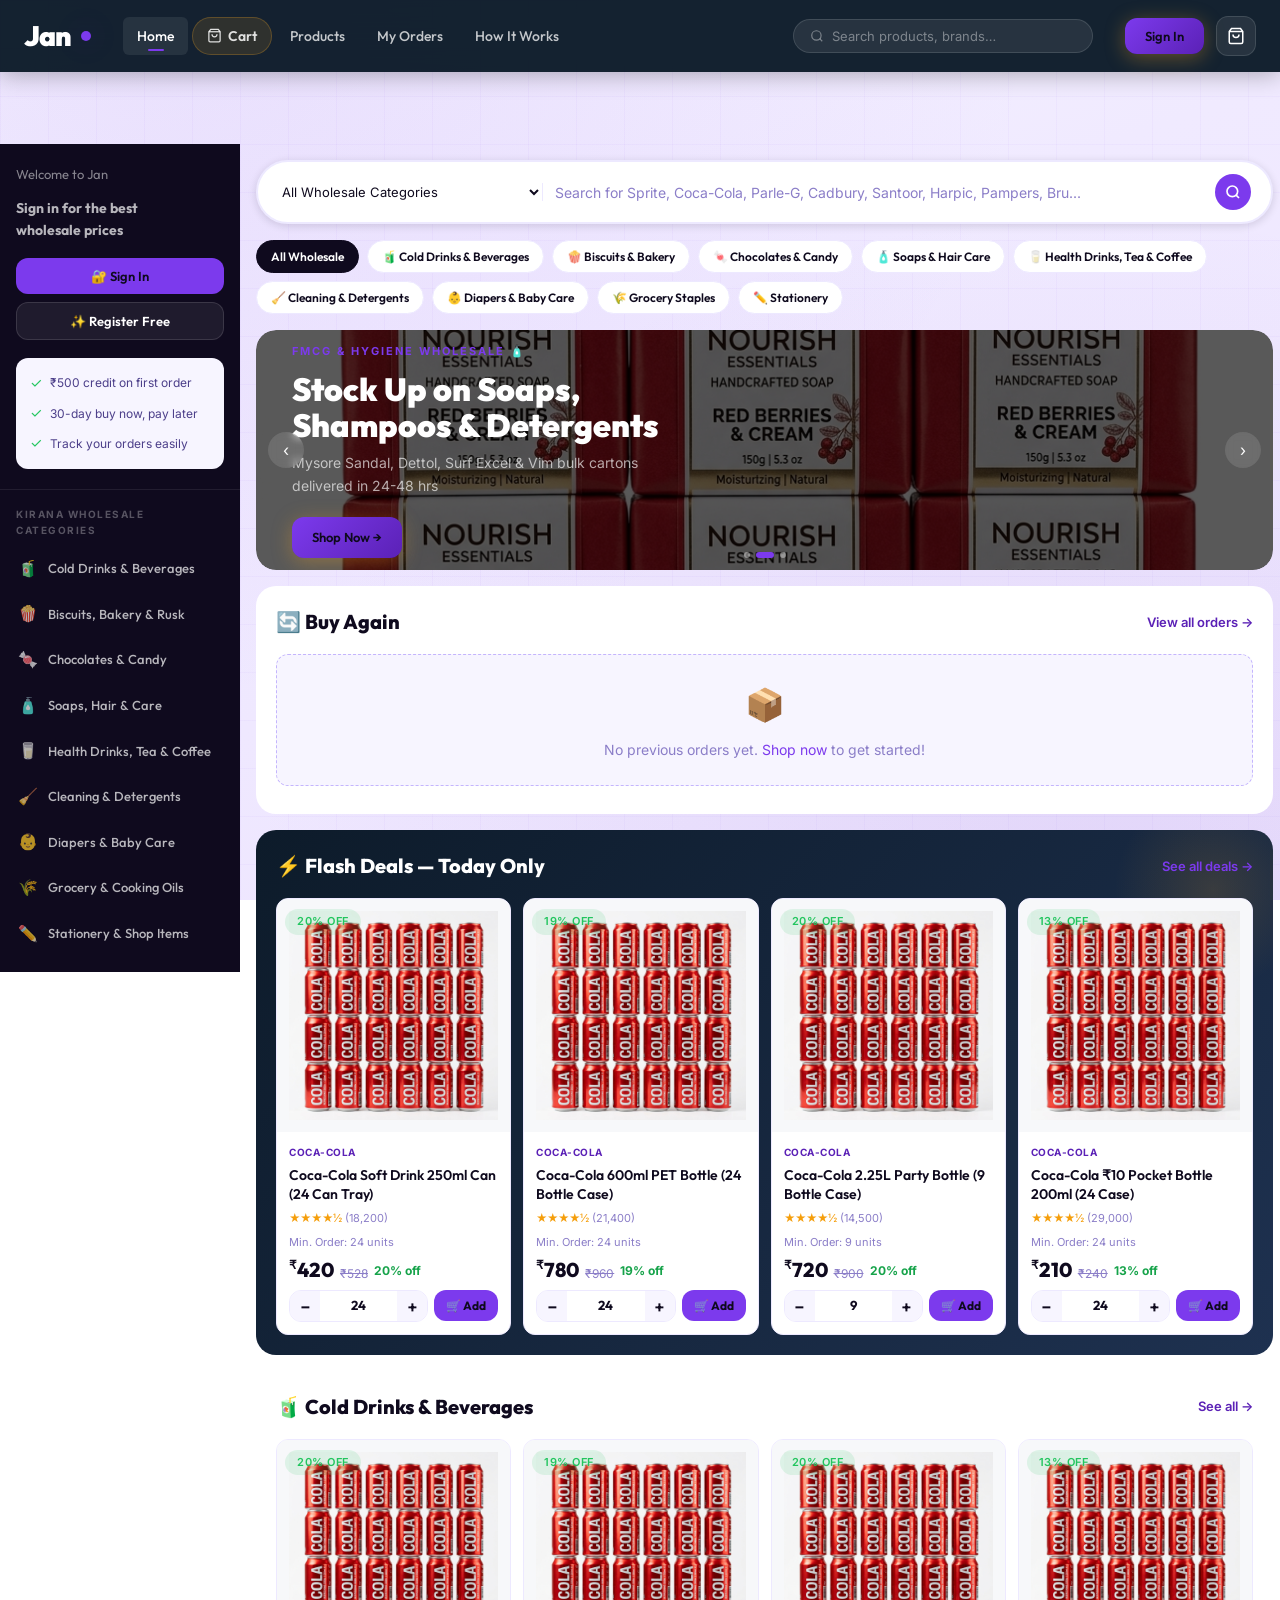
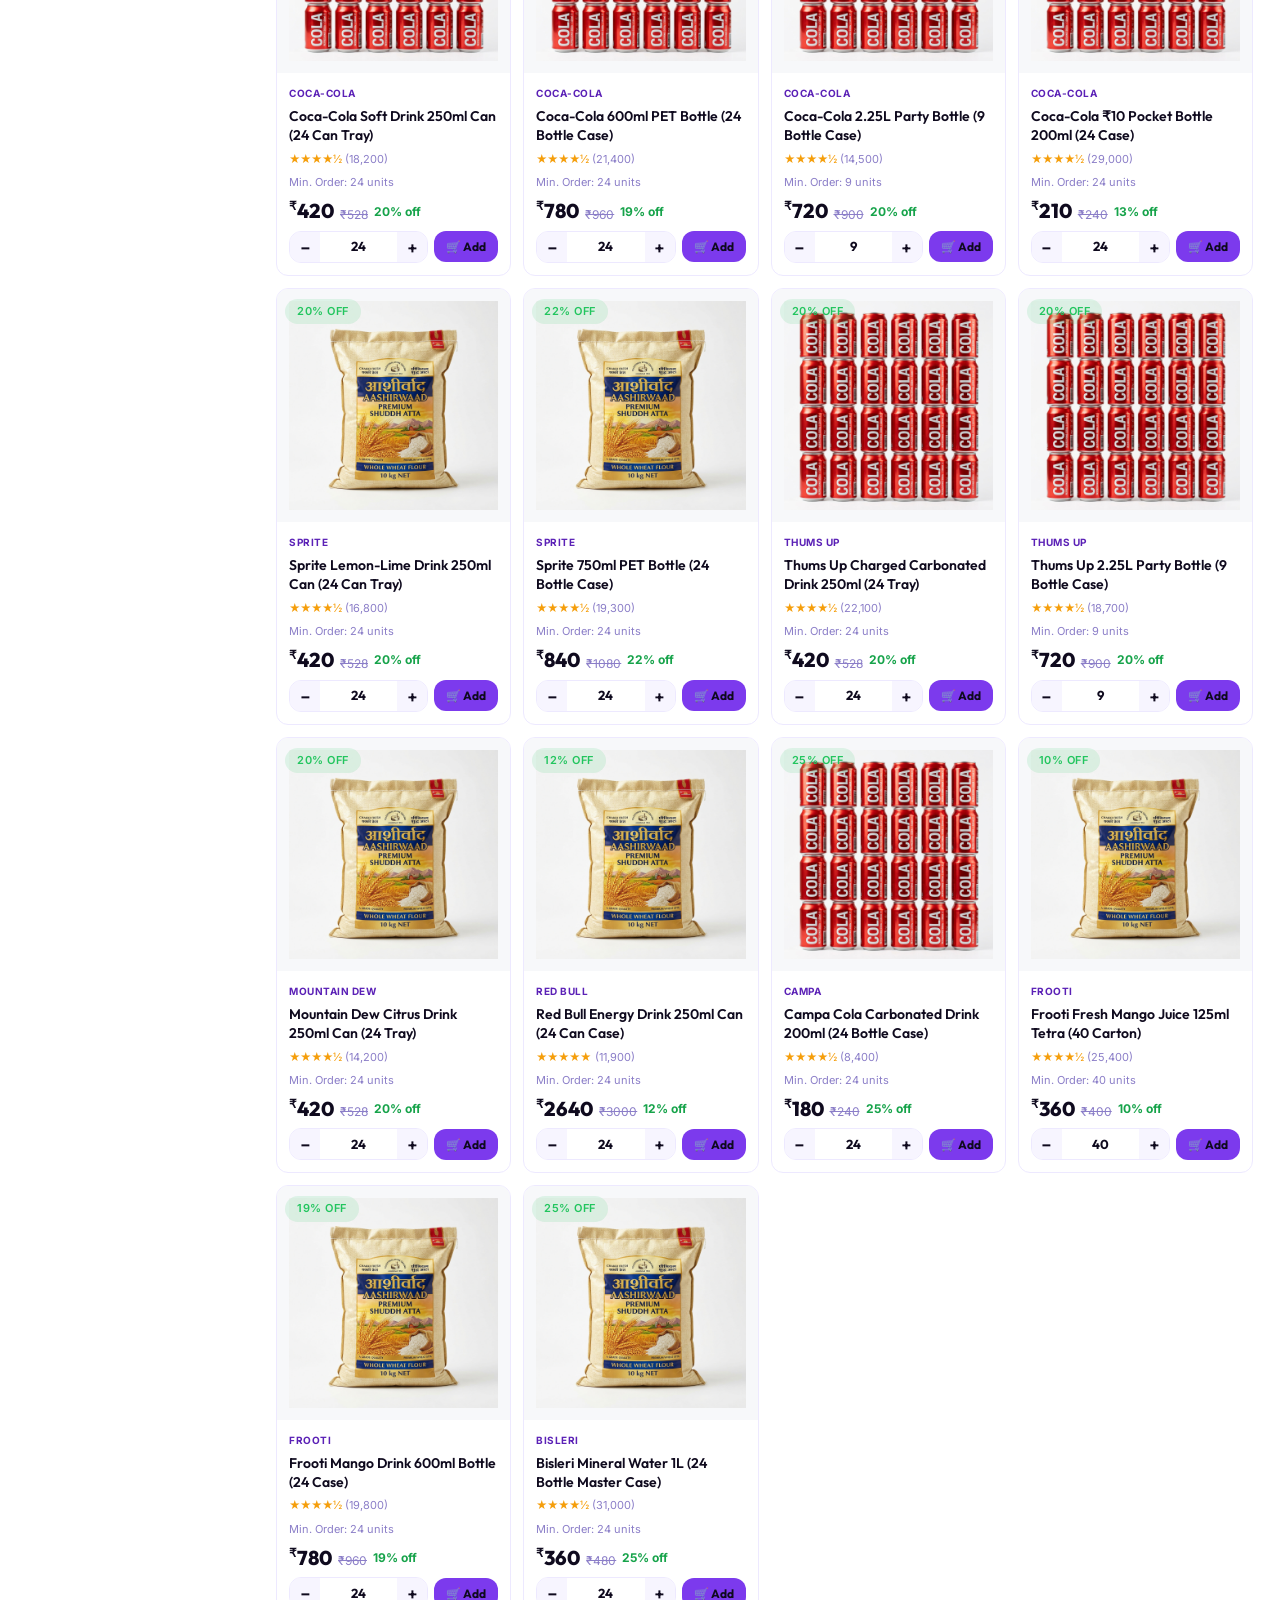
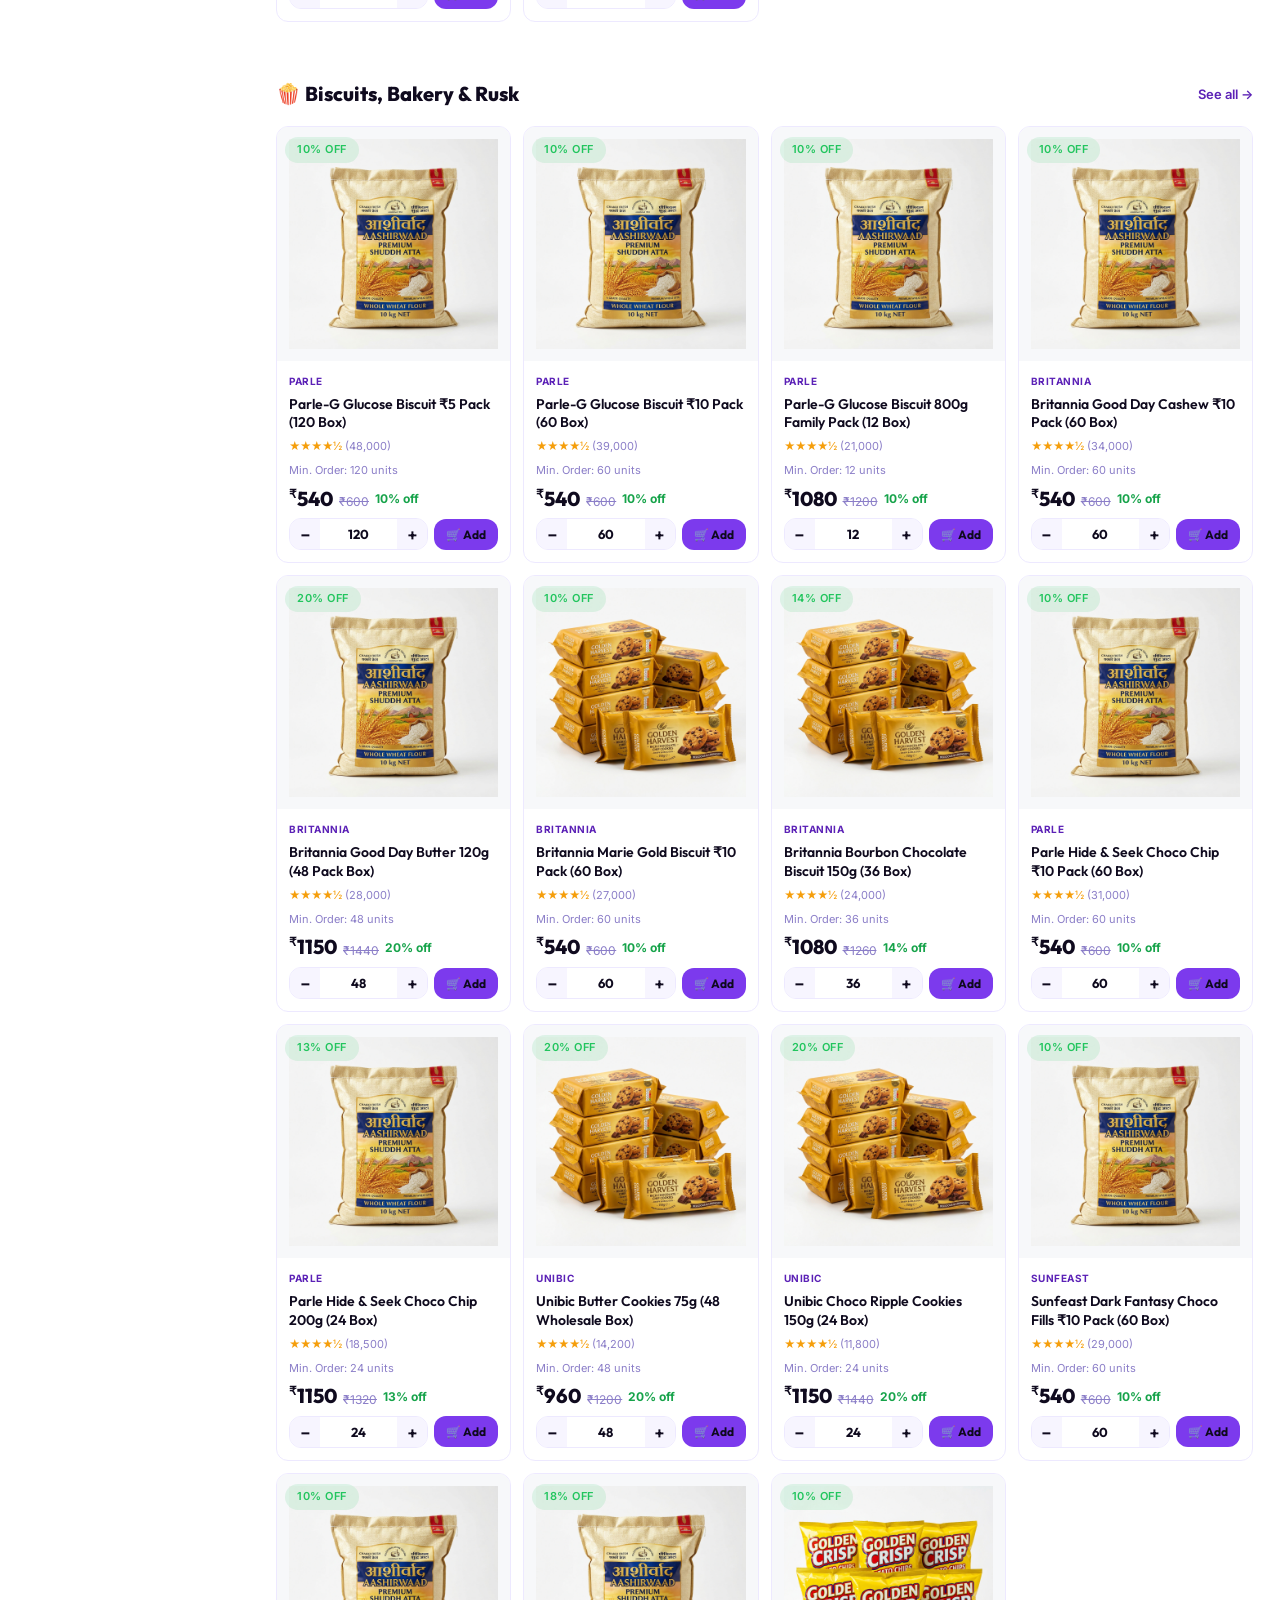
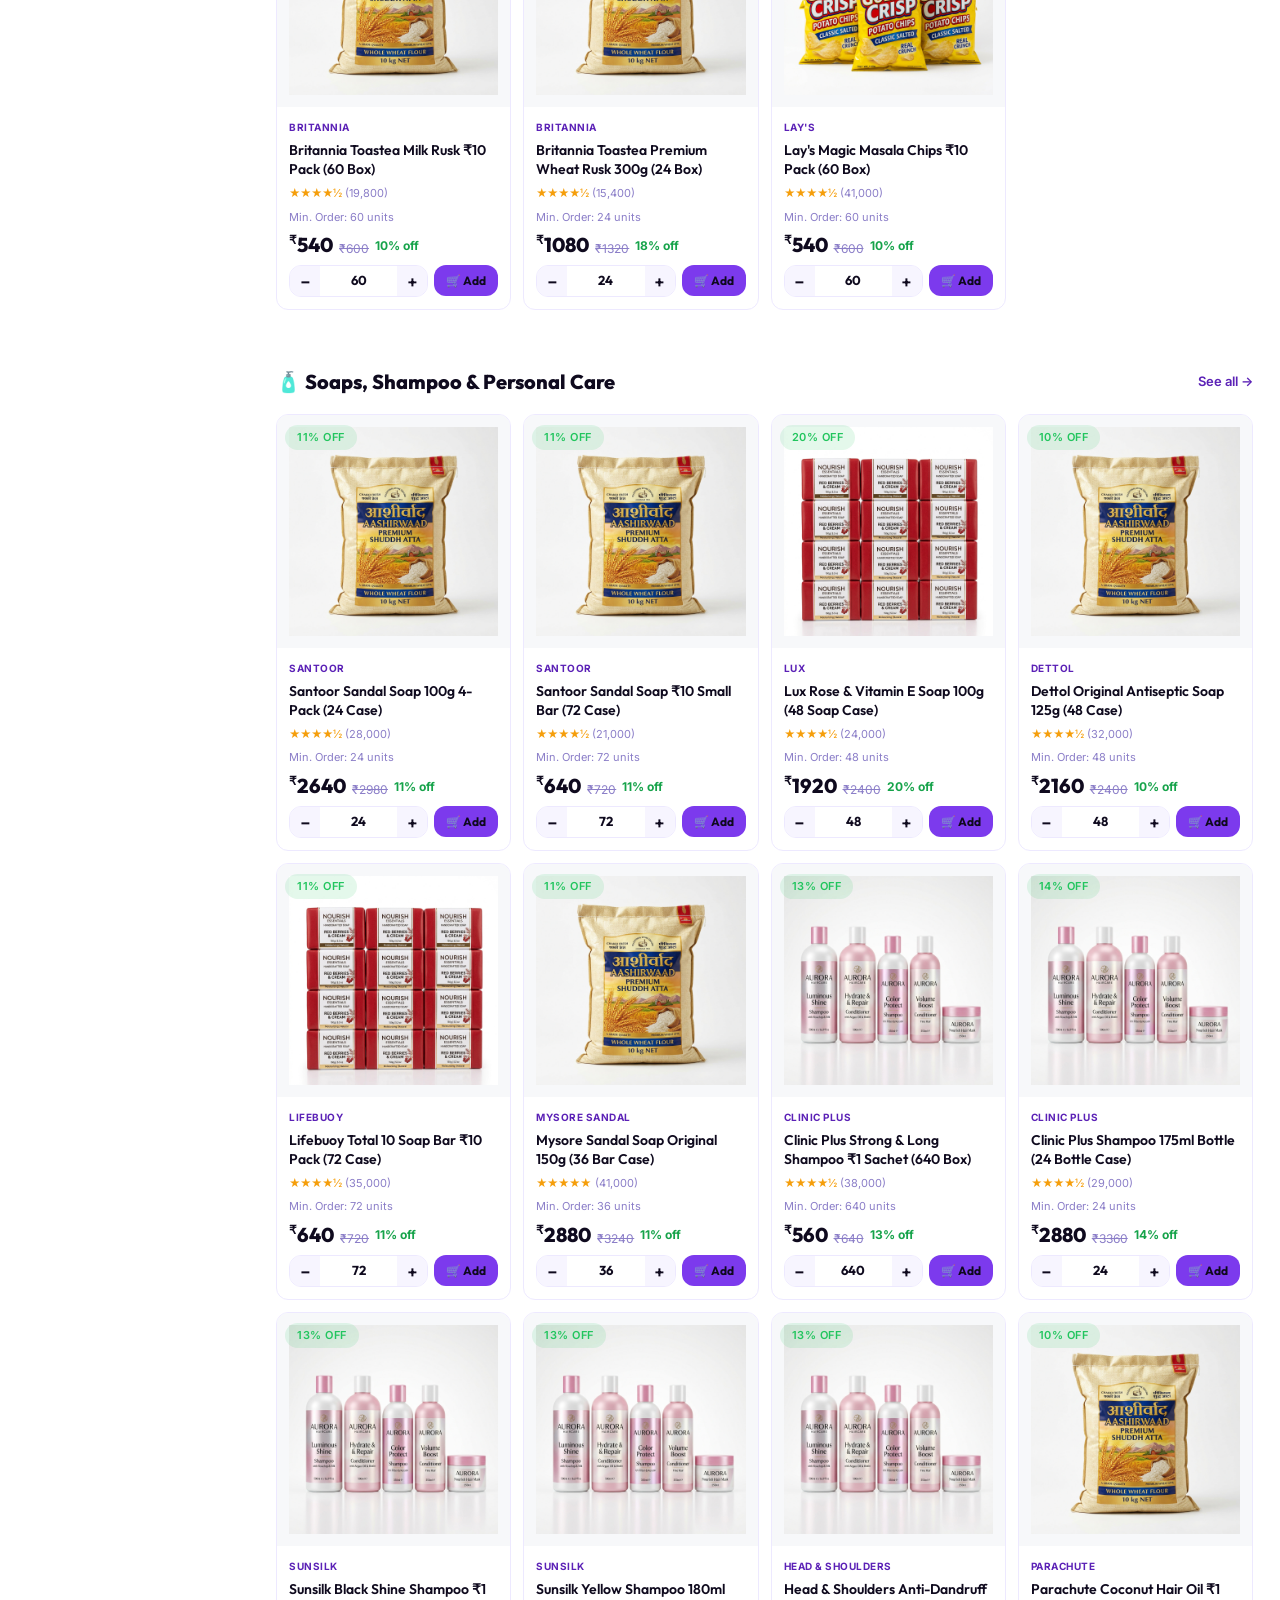
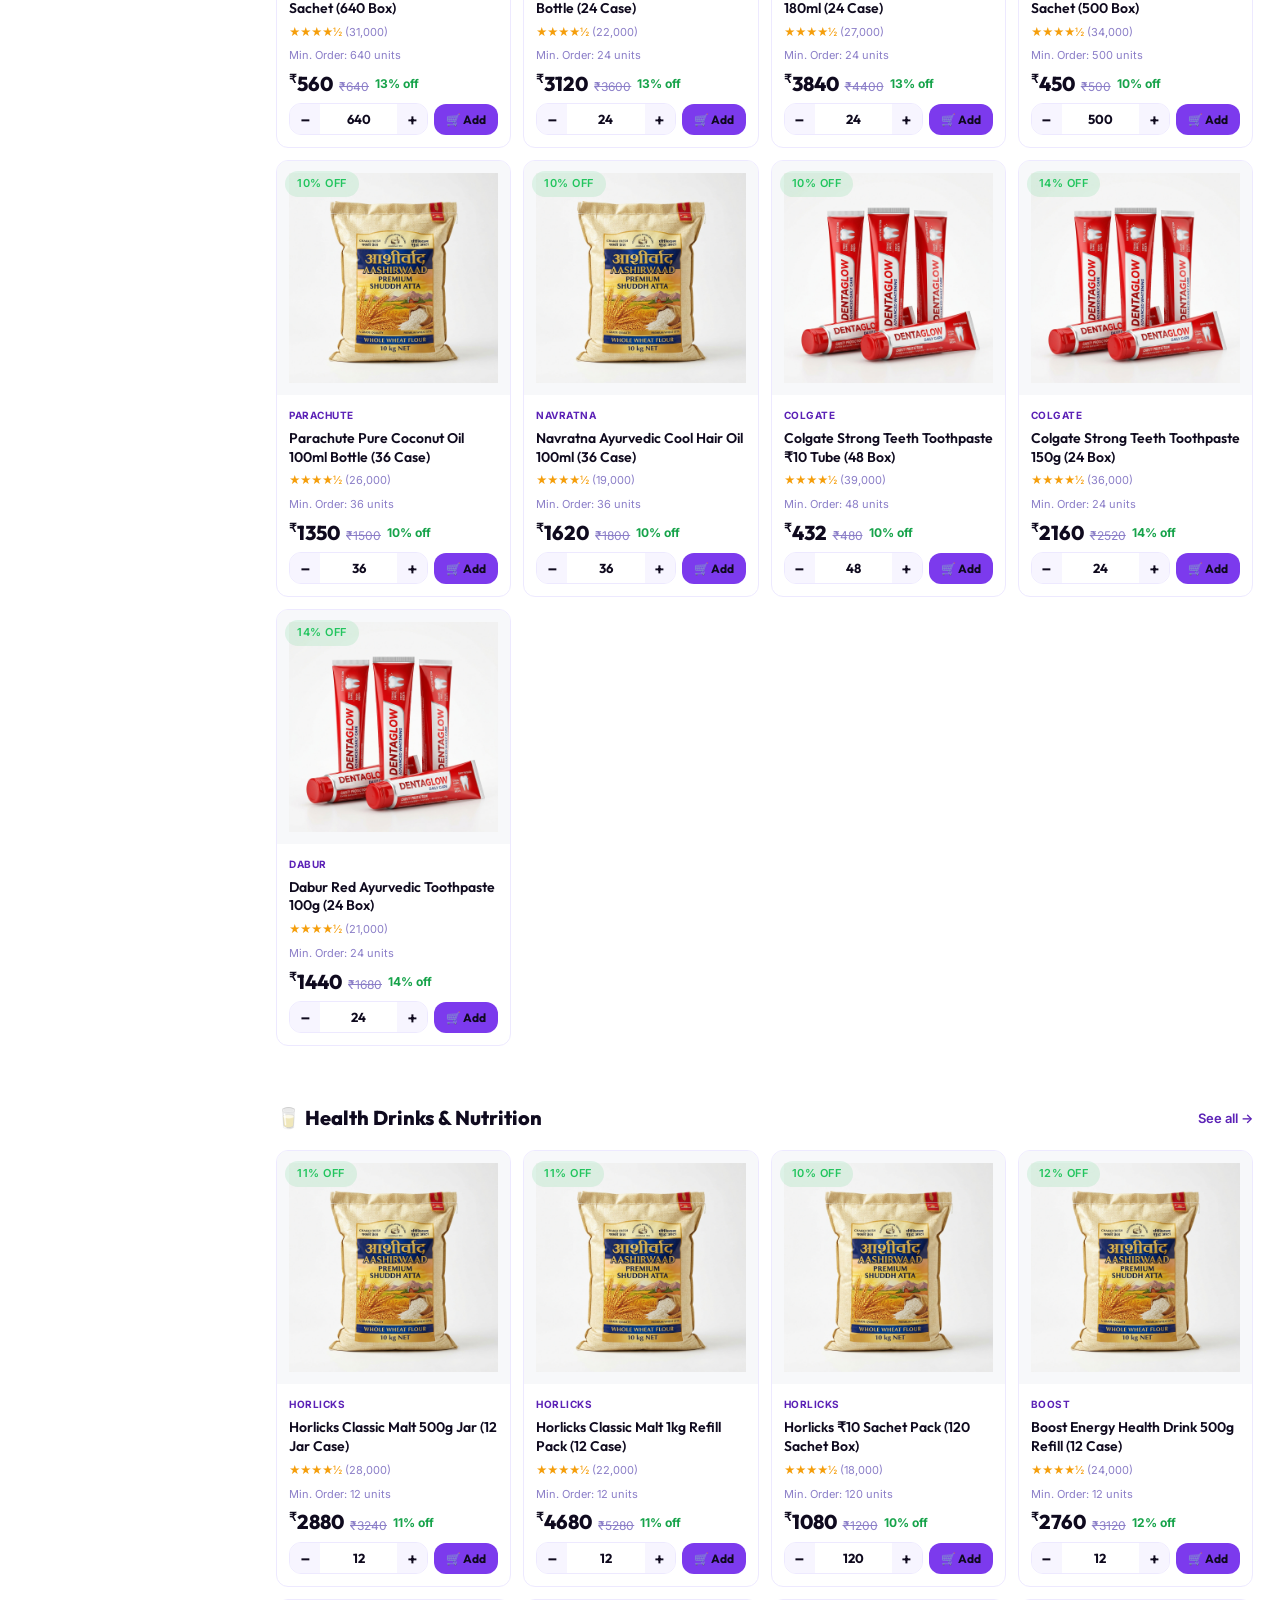
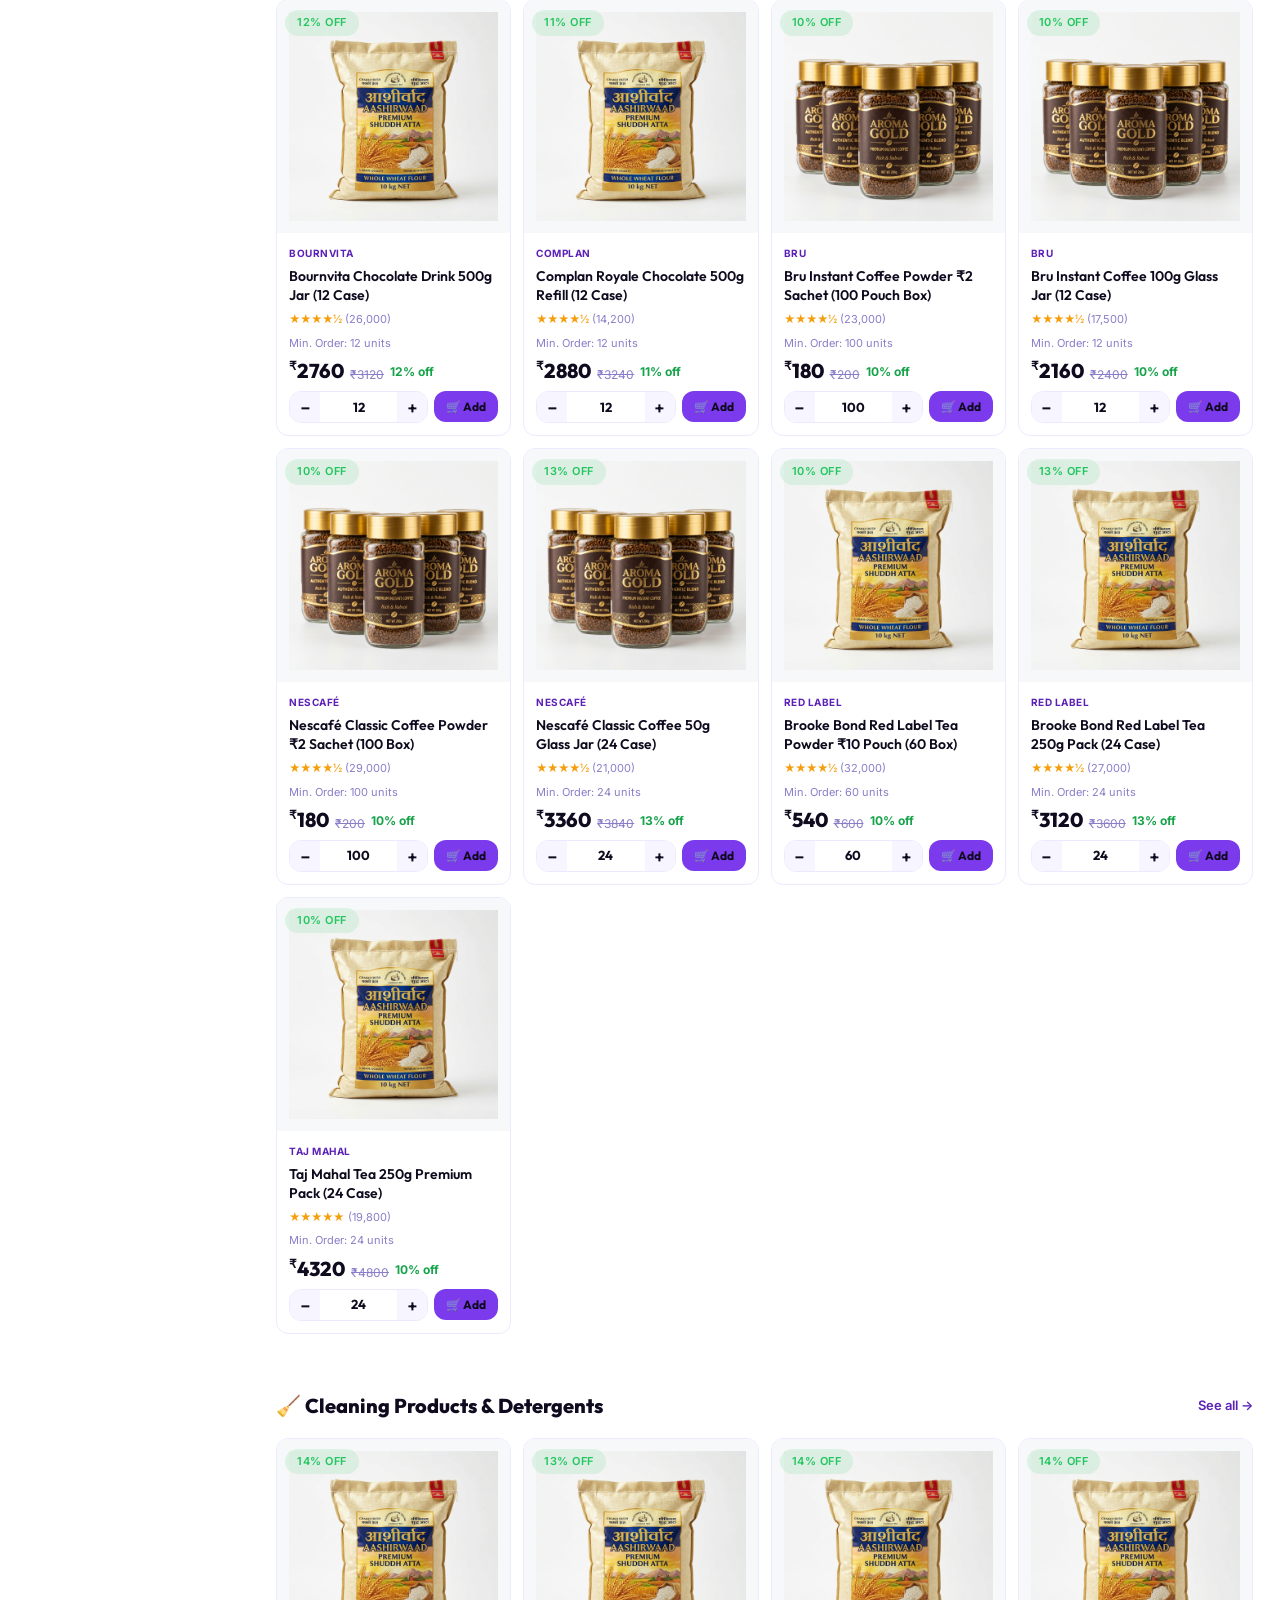
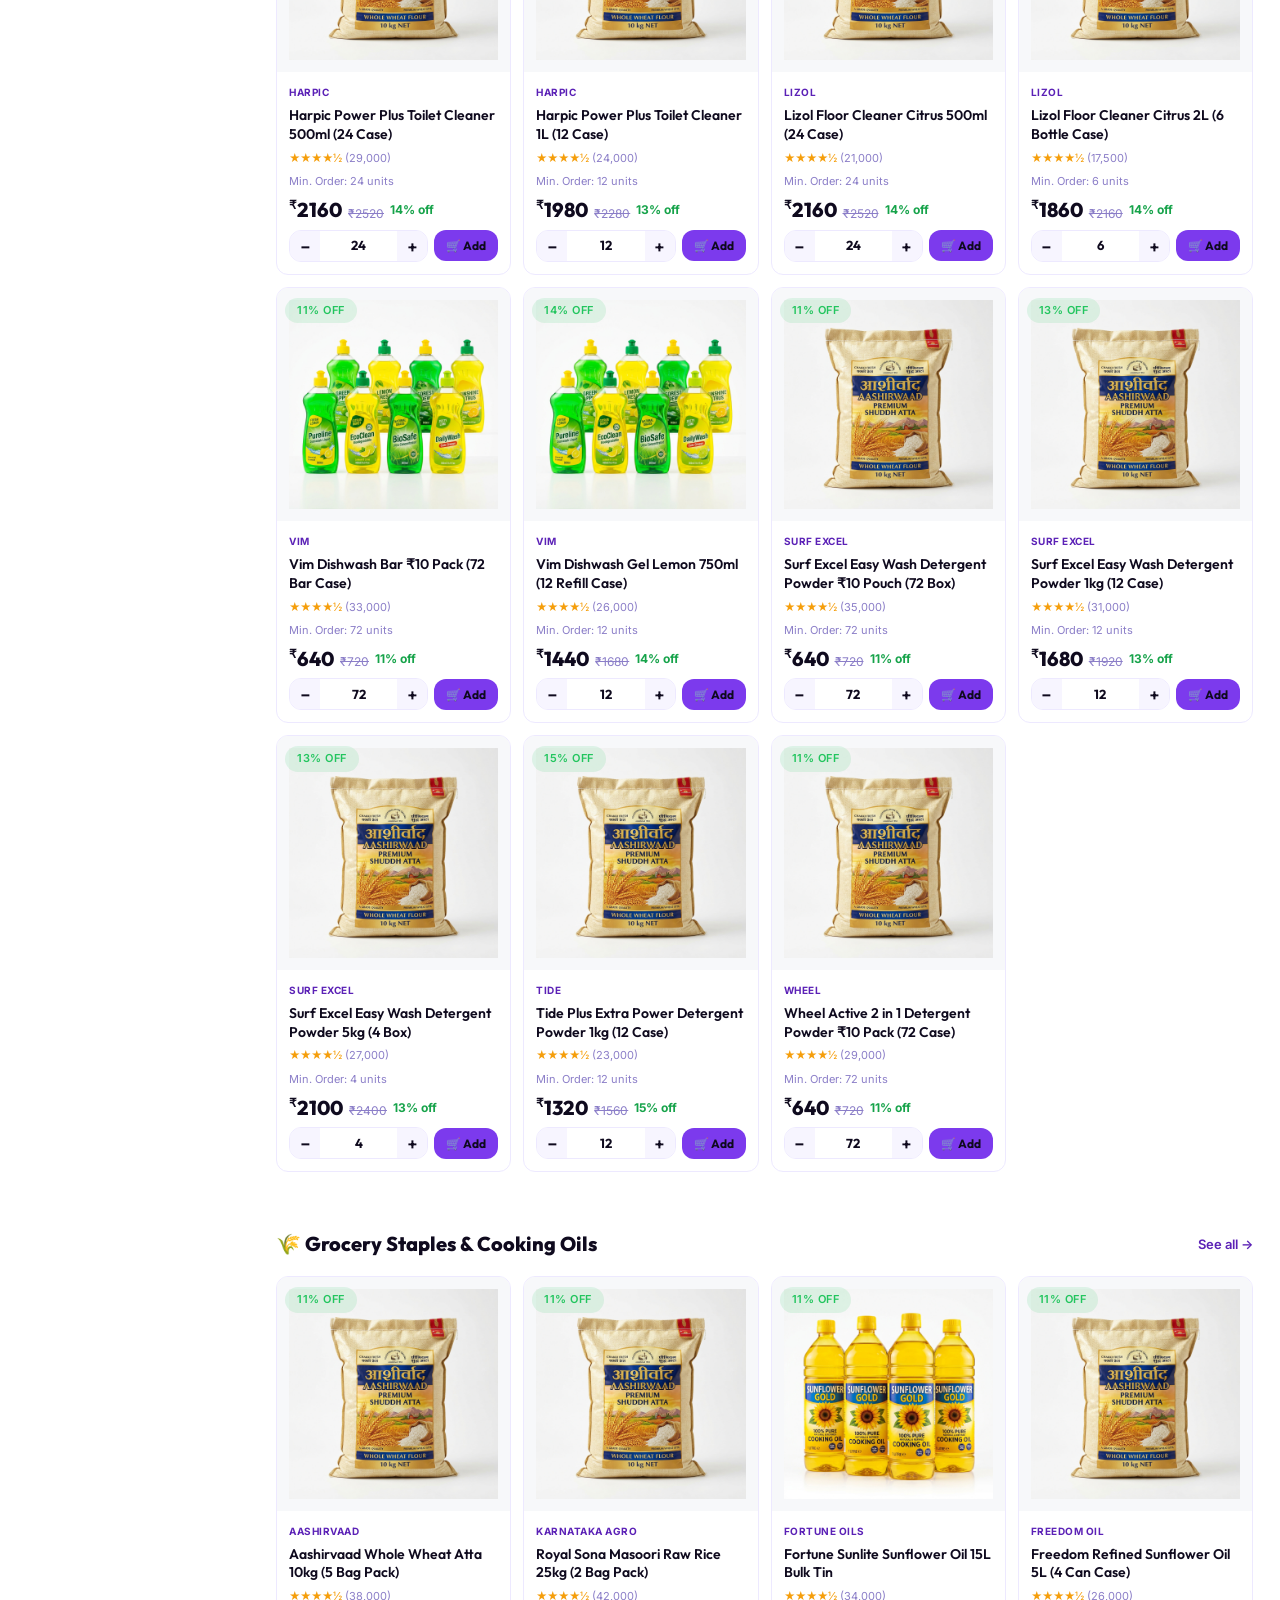
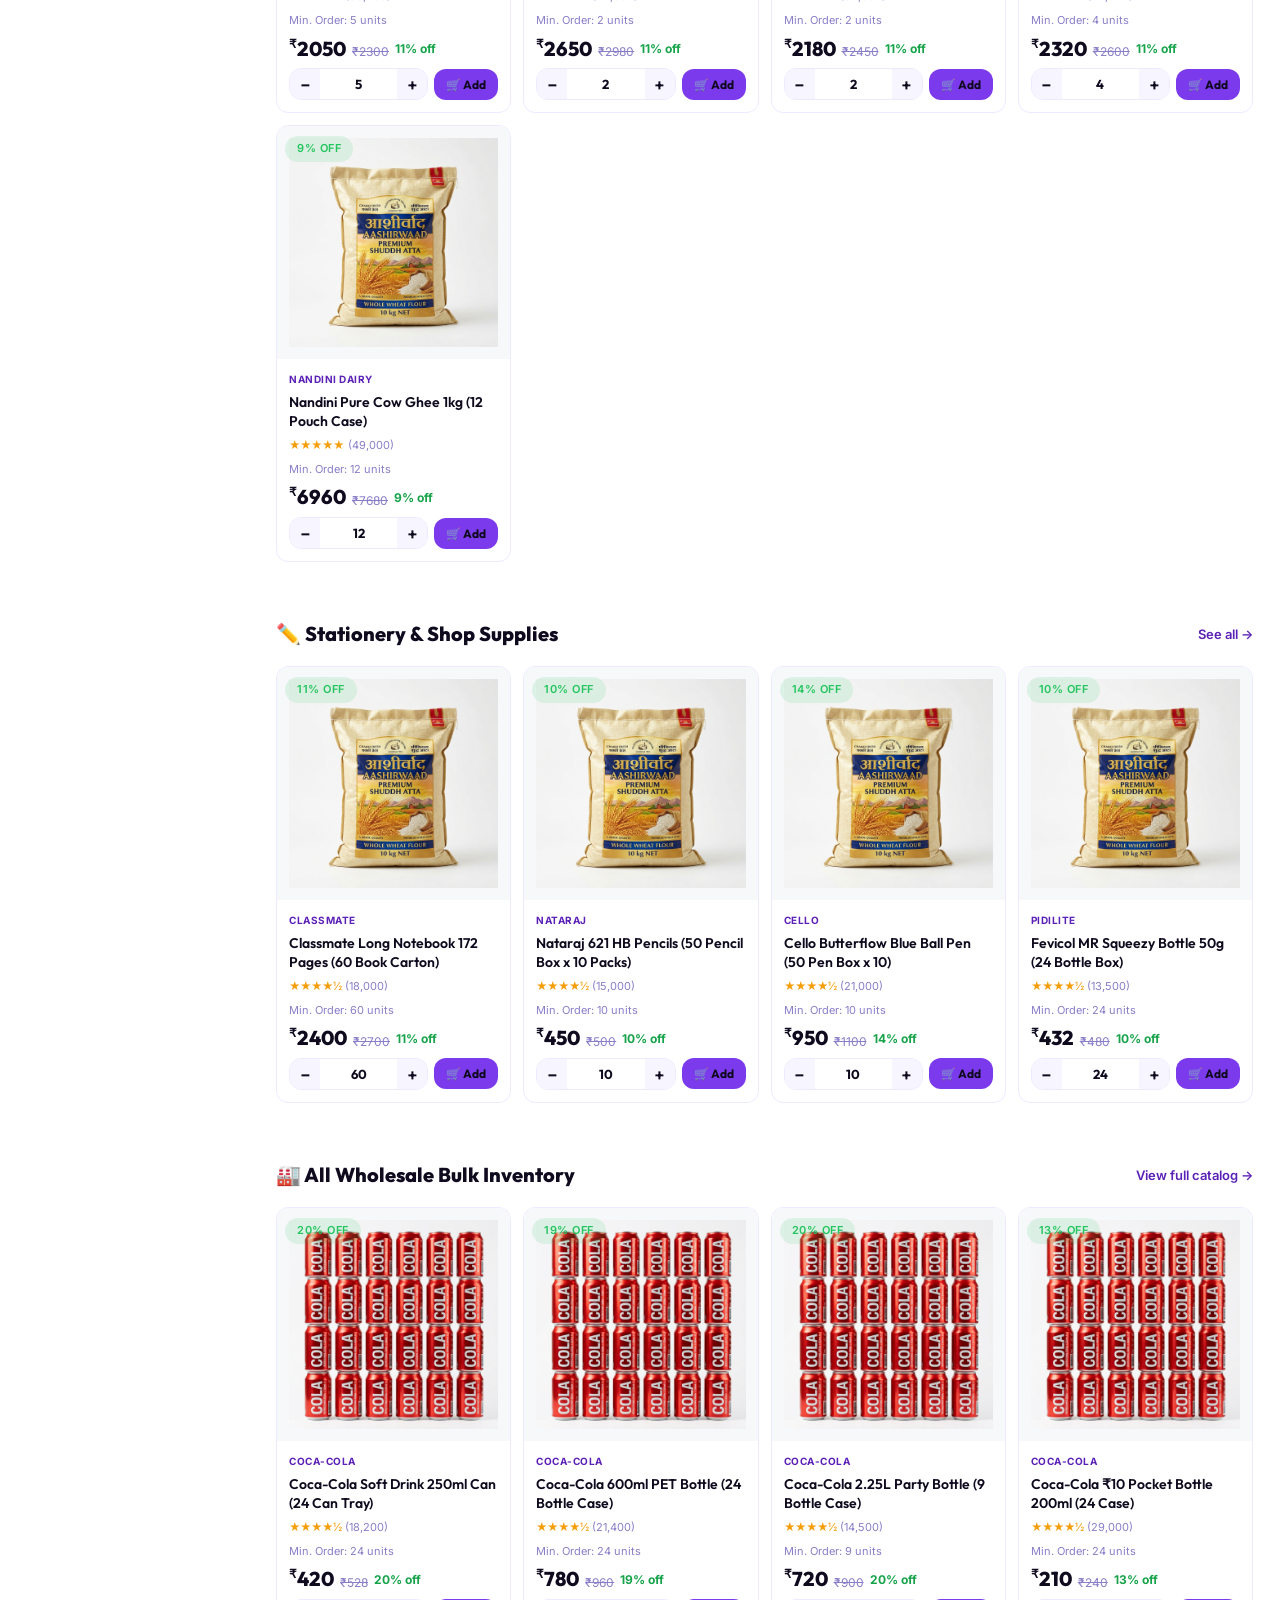
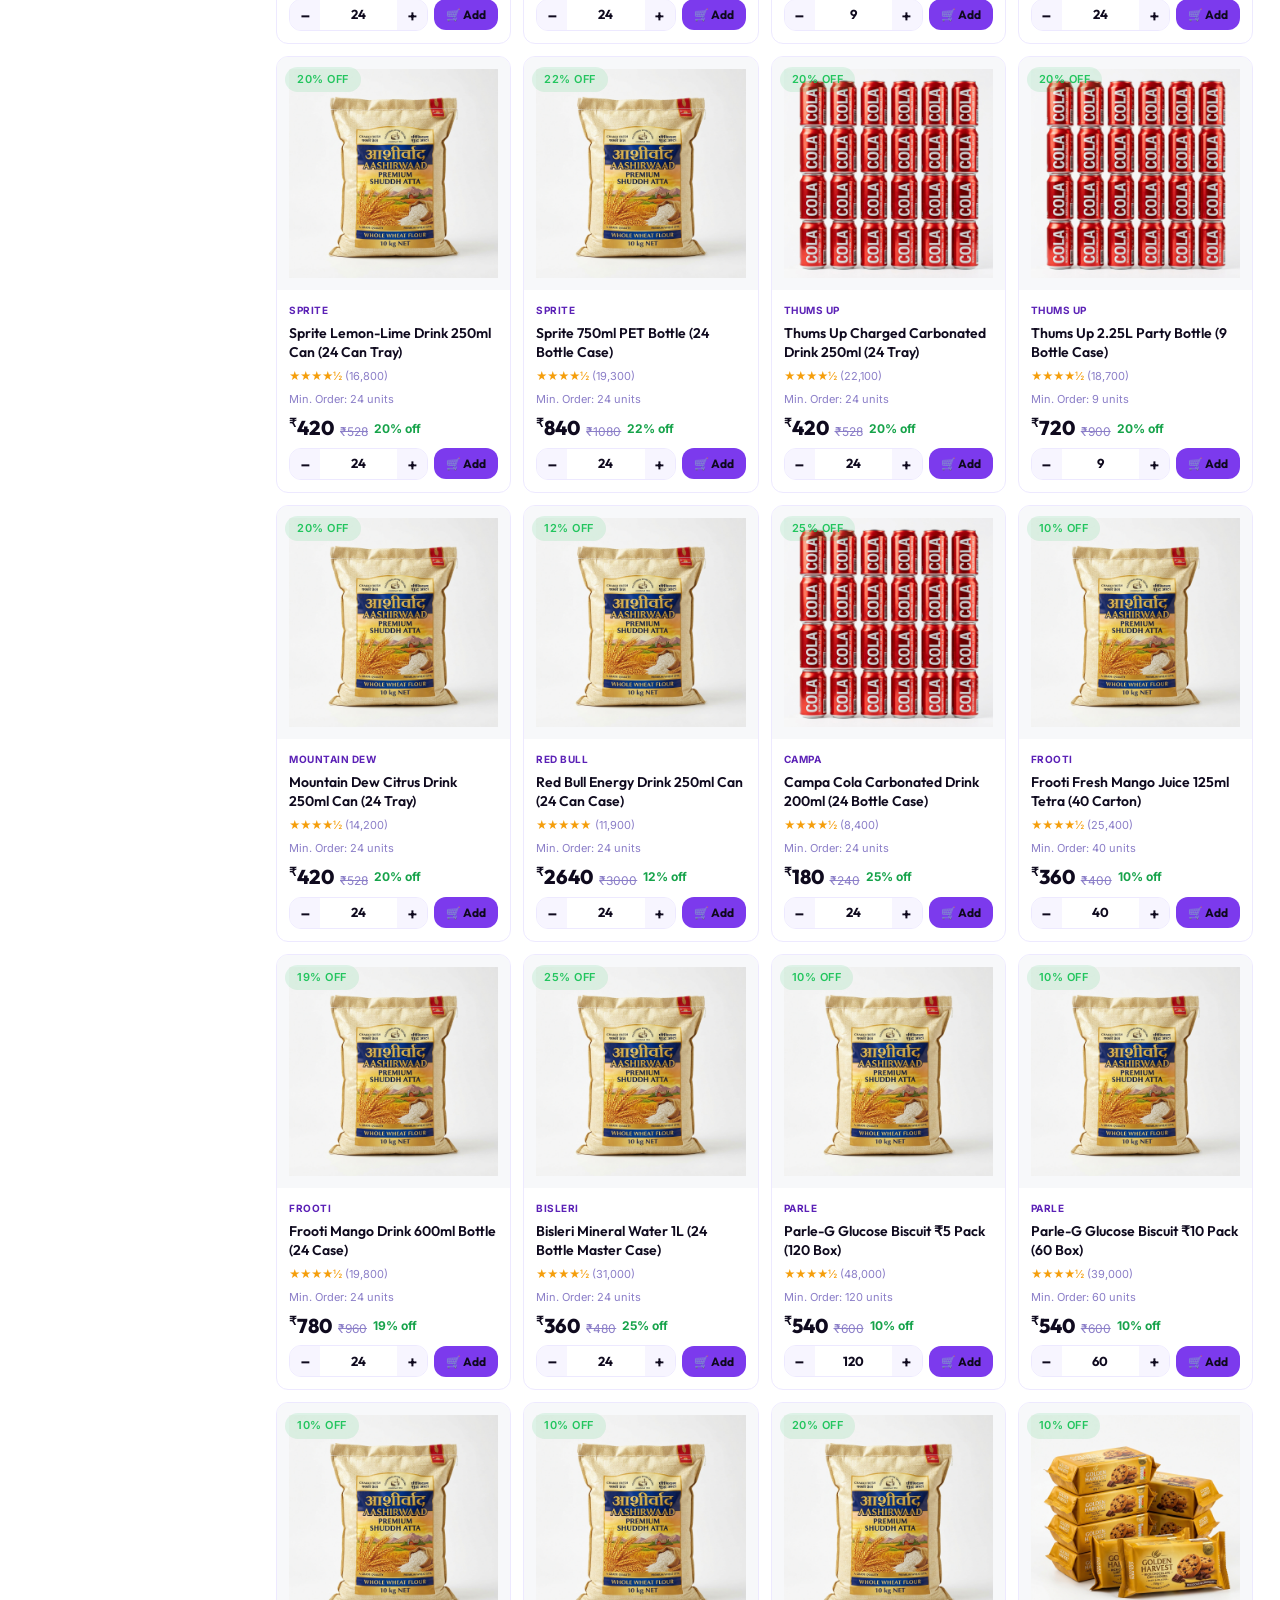
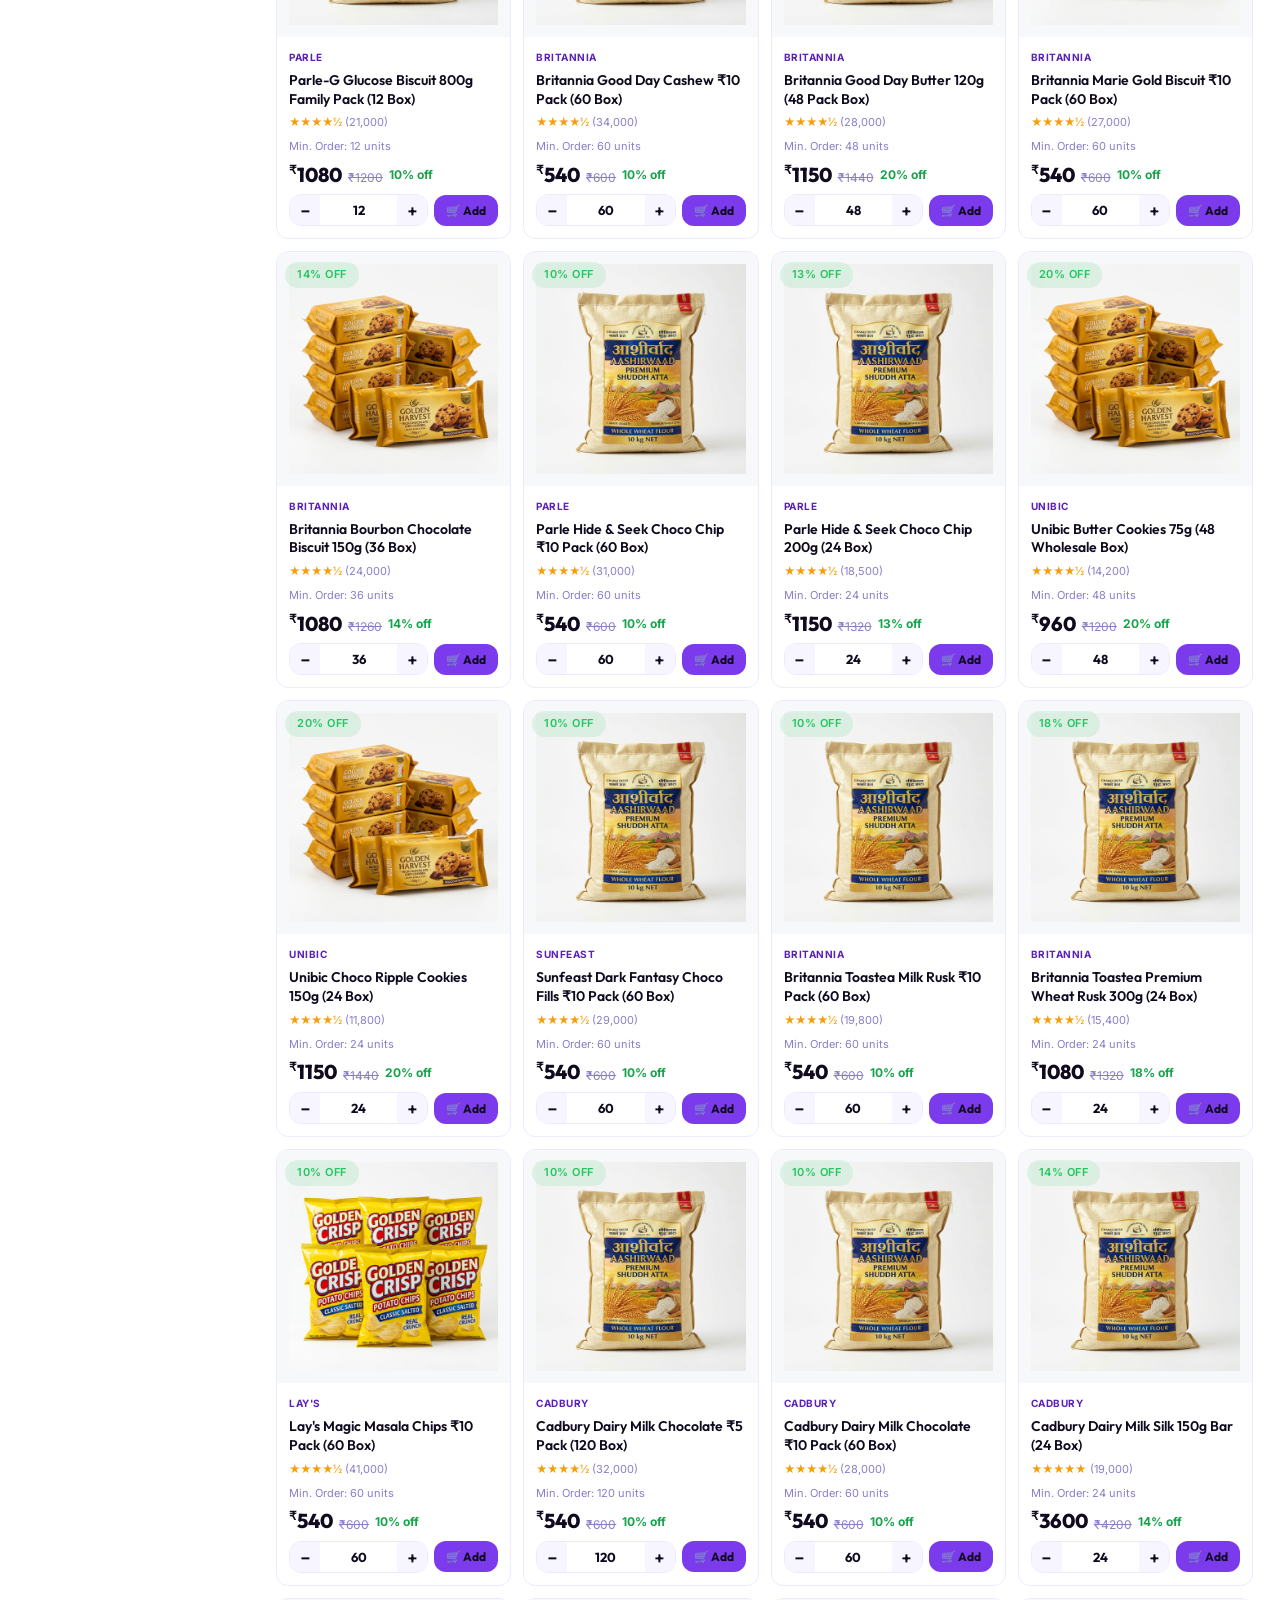
<file: index.html>
<!DOCTYPE html>
<html lang="en">
<head>
  <meta charset="UTF-8" />
  <meta name="viewport" content="width=device-width, initial-scale=1.0" />
  <title>Jan — India's Wholesale Marketplace for Small Shops</title>
  <meta name="description" content="Jan connects small retail shops with hundreds of wholesale warehouses. Order groceries, FMCG, beverages & more at wholesale prices with doorstep delivery." />
  <link rel="stylesheet" href="css/style.css" />
  <link rel="stylesheet" href="css/amazon.css" />
  <link rel="stylesheet" href="css/mobile.css" />
</head>
<body>

<!-- ══════════════════════════════════════════
     NAVBAR
══════════════════════════════════════════ -->
<nav class="navbar scrolled" id="navbar">
  <div class="navbar-inner">
    <a href="index.html" class="nav-logo" id="brand-logo">
      Jan<div class="logo-dot"></div>
    </a>
    <div class="nav-links">
      <a href="index.html"   class="nav-link active" id="nav-home">Home</a>
      <a href="cart.html" class="nav-cart-pill" id="nav-cart-pill" aria-label="Cart">
        <svg width="15" height="15" fill="none" stroke="currentColor" stroke-width="2" viewBox="0 0 24 24"><path d="M6 2L3 6v14a2 2 0 002 2h14a2 2 0 002-2V6l-3-4z"/><line x1="3" y1="6" x2="21" y2="6"/><path d="M16 10a4 4 0 01-8 0"/></svg>
        Cart
        <span class="cart-badge" style="display:none">0</span>
      </a>
      <a href="products.html" class="nav-link" id="nav-products">Products</a>
      <a href="purchases.html" class="nav-link" id="nav-orders">My Orders</a>
      <a href="about.html"   class="nav-link" id="nav-about">How It Works</a>
    </div>

    <!-- Global search bar in nav -->
    <div class="nav-search" style="width:300px">
      <svg width="14" height="14" fill="none" stroke="currentColor" stroke-width="2" viewBox="0 0 24 24"><circle cx="11" cy="11" r="8"/><path d="M21 21l-4.35-4.35"/></svg>
      <input type="text" placeholder="Search products, brands…" id="nav-search-input"
        oninput="homepageSearch(this.value)" />
    </div>

    <div class="nav-actions">
      <!-- User widget (guest or logged in) -->
      <div id="nav-user-widget">
        <button class="btn btn-primary btn-sm" onclick="openAuthModal('login')" id="nav-signin-btn">Sign In</button>
      </div>
      <a href="cart.html" class="nav-cart-btn" id="nav-cart-btn" aria-label="Cart">
        <svg width="18" height="18" fill="none" stroke="currentColor" stroke-width="2" viewBox="0 0 24 24"><path d="M6 2L3 6v14a2 2 0 002 2h14a2 2 0 002-2V6l-3-4z"/><line x1="3" y1="6" x2="21" y2="6"/><path d="M16 10a4 4 0 01-8 0"/></svg>
        <span class="cart-badge" id="nav-cart-badge-icon" style="display:none">0</span>
      </a>
    </div>
    <div class="hamburger" id="hamburger"><span></span><span></span><span></span></div>
  </div>
</nav>

<!-- Mobile Nav -->
<div class="mobile-nav" id="mobile-nav">
  <a href="index.html"     class="nav-link">Home</a>
  <a href="products.html"  class="nav-link">Products</a>
  <a href="purchases.html" class="nav-link">My Orders</a>
  <a href="about.html"     class="nav-link">How It Works</a>
  <a href="cart.html"      class="nav-link">Cart</a>
  <div style="margin-top:auto;padding-top:24px;display:flex;flex-direction:column;gap:8px">
    <button class="btn btn-primary btn-full" onclick="openAuthModal('login');mobileNav?.classList.remove('open')" id="mnav-signin">Sign In / Register</button>
  </div>
</div>

<!-- ══════════════════════════════════════════
     MAIN AMAZON-STYLE LAYOUT
══════════════════════════════════════════ -->
<div class="homepage-layout">

  <!-- ── LEFT SIDEBAR ── -->
  <aside class="home-sidebar" id="home-sidebar">

    <!-- Profile / Auth Widget -->
    <div class="sidebar-profile">
      <div id="sidebar-profile">
        <!-- Rendered by JS -->
        <div class="profile-guest">
          <div class="profile-greeting">Welcome to Jan</div>
          <div style="color:rgba(255,255,255,0.6);font-size:13px;margin-bottom:8px">Sign in for the best wholesale prices</div>
          <div class="sidebar-auth-btns">
            <button class="sidebar-btn sidebar-btn-primary" onclick="openAuthModal('login')" id="sidebar-login-btn">🔐 Sign In</button>
            <button class="sidebar-btn sidebar-btn-secondary" onclick="openAuthModal('register')" id="sidebar-register-btn">✨ Register Free</button>
          </div>
          <div class="auth-benefits" style="margin-top:10px">
            <div class="auth-benefit"><span class="icon">✓</span> ₹500 credit on first order</div>
            <div class="auth-benefit"><span class="icon">✓</span> 30-day buy now, pay later</div>
            <div class="auth-benefit"><span class="icon">✓</span> Track your orders easily</div>
          </div>
        </div>
      </div>
    </div>

    <!-- Category Navigation -->
    <div class="sidebar-nav-section">
      <div class="sidebar-nav-label">Kirana Wholesale Categories</div>
      <a href="#sec-beverages"     class="sidebar-nav-item" id="snav-bev"><span class="icon">🧃</span> Cold Drinks & Beverages</a>
      <a href="#sec-snacks"        class="sidebar-nav-item" id="snav-snacks"><span class="icon">🍿</span> Biscuits, Bakery & Rusk</a>
      <a href="#sec-confectionery" class="sidebar-nav-item" id="snav-conf"><span class="icon">🍬</span> Chocolates & Candy</a>
      <a href="#sec-fmcg"          class="sidebar-nav-item" id="snav-fmcg"><span class="icon">🧴</span> Soaps, Hair & Care</a>
      <a href="#sec-health"        class="sidebar-nav-item" id="snav-health"><span class="icon">🥛</span> Health Drinks, Tea & Coffee</a>
      <a href="#sec-cleaning"      class="sidebar-nav-item" id="snav-clean"><span class="icon">🧹</span> Cleaning & Detergents</a>
      <a href="#sec-baby"          class="sidebar-nav-item" id="snav-baby"><span class="icon">👶</span> Diapers & Baby Care</a>
      <a href="#sec-grocery"       class="sidebar-nav-item" id="snav-grocery"><span class="icon">🌾</span> Grocery & Cooking Oils</a>
      <a href="#sec-stationery"    class="sidebar-nav-item" id="snav-stat"><span class="icon">✏️</span> Stationery & Shop Items</a>
    </div>

    <!-- Quick Links -->
    <div class="sidebar-nav-section">
      <div class="sidebar-nav-label">Quick Links</div>
      <a href="purchases.html"       class="sidebar-nav-item" id="snav-orders"><span class="icon">📦</span> My Orders</a>
      <a href="cart.html"            class="sidebar-nav-item" id="snav-cart"><span class="icon">🛒</span> My Cart</a>
      <a href="about.html#partner"   class="sidebar-nav-item" id="snav-partner"><span class="icon">🏭</span> List Warehouse</a>
      <a href="about.html"           class="sidebar-nav-item" id="snav-how"><span class="icon">❓</span> How It Works</a>
    </div>

    <!-- Trust Badge at bottom -->
    <div style="padding:16px;margin-top:auto;border-top:1px solid rgba(255,255,255,0.08)">
      <div style="font-size:11px;color:rgba(255,255,255,0.3);text-align:center;line-height:1.6">
        🔒 Secure Payments · GST Invoice · 7-Day Returns<br>
        <span style="color:var(--amber)">500+</span> Verified Warehouses
      </div>
    </div>
  </aside>

  <!-- ── MAIN CONTENT ── -->
  <main class="home-main" id="home-main">
    <div style="padding:16px">

      <!-- Search Bar -->
      <div class="home-search-bar">
        <select id="search-category-select">
          <option value="all">All Wholesale Categories</option>
          <option value="beverages">Cold Drinks & Beverages</option>
          <option value="snacks">Biscuits, Bakery & Rusk</option>
          <option value="confectionery">Chocolates & Candy</option>
          <option value="fmcg">Soaps, Shampoo, Hair Oil & Oral Care</option>
          <option value="health">Health Drinks, Tea & Coffee</option>
          <option value="cleaning">Cleaning & Detergents</option>
          <option value="baby">Diapers & Baby Care</option>
          <option value="grocery">Grocery & Cooking Oils</option>
          <option value="stationery">Stationery & Supplies</option>
        </select>
        <input type="text" id="home-search" placeholder="Search for Sprite, Coca-Cola, Parle-G, Cadbury, Santoor, Harpic, Pampers, Bru..." oninput="homepageSearch(this.value)" />
        <button class="home-search-btn" onclick="homepageSearch(document.getElementById('home-search').value)" aria-label="Search">
          <svg width="16" height="16" fill="none" stroke="white" stroke-width="2.5" viewBox="0 0 24 24"><circle cx="11" cy="11" r="8"/><path d="M21 21l-4.35-4.35"/></svg>
        </button>
      </div>

      <!-- Category Pills -->
      <div class="cat-pills" id="cat-pills">
        <a class="cat-pill active" id="pill-all" data-cat="all" onclick="filterHomeSection('all');return false" href="#">All Wholesale</a>
        <a class="cat-pill" id="pill-bev" data-cat="beverages" href="#sec-beverages">🧃 Cold Drinks & Beverages</a>
        <a class="cat-pill" id="pill-snacks" data-cat="snacks" href="#sec-snacks">🍿 Biscuits & Bakery</a>
        <a class="cat-pill" id="pill-conf" data-cat="confectionery" href="#sec-confectionery">🍬 Chocolates & Candy</a>
        <a class="cat-pill" id="pill-fmcg" data-cat="fmcg" href="#sec-fmcg">🧴 Soaps & Hair Care</a>
        <a class="cat-pill" id="pill-health" data-cat="health" href="#sec-health">🥛 Health Drinks, Tea & Coffee</a>
        <a class="cat-pill" id="pill-cleaning" data-cat="cleaning" href="#sec-cleaning">🧹 Cleaning & Detergents</a>
        <a class="cat-pill" id="pill-baby" data-cat="baby" href="#sec-baby">👶 Diapers & Baby Care</a>
        <a class="cat-pill" id="pill-grocery" data-cat="grocery" href="#sec-grocery">🌾 Grocery Staples</a>
        <a class="cat-pill" id="pill-stat" data-cat="stationery" href="#sec-stationery">✏️ Stationery</a>
      </div>

      <!-- Hero Banner Slider -->
      <div class="hero-banner-slider">
        <div class="hero-slides" id="hero-slides">
          <!-- Rendered by JS -->
        </div>
        <button class="slider-prev" onclick="goSlide(slideIndex-1)" aria-label="Previous">‹</button>
        <button class="slider-next" onclick="goSlide(slideIndex+1)" aria-label="Next">›</button>
        <div class="slider-dots" id="slider-dots"></div>
      </div>

      <!-- ── BUY AGAIN / Previously Purchased ── -->
      <div class="home-section" id="buy-again-section">
        <div class="home-section-header">
          <div class="home-section-title">🔄 Buy Again</div>
          <a href="purchases.html" class="home-section-link" id="view-all-orders-link">View all orders →</a>
        </div>
        <div class="buy-again-scroll" id="buy-again-container">
          <!-- Rendered by JS -->
        </div>
      </div>

      <!-- ── FLASH DEALS ── -->
      <div class="home-section" style="background:linear-gradient(135deg,#0D1B2A,#1E3150);border:none;position:relative;overflow:hidden" id="flash-deals">
        <div style="position:absolute;top:-40px;right:-40px;width:200px;height:200px;border-radius:50%;background:radial-gradient(circle,rgba(244,162,37,0.15) 0%,transparent 70%)"></div>
        <div class="home-section-header" style="position:relative;z-index:1">
          <div class="home-section-title" style="color:#fff">⚡ Flash Deals — Today Only</div>
          <a href="products.html" class="home-section-link" style="color:var(--amber)" id="flash-deals-link">See all deals →</a>
        </div>
        <div class="amz-products-grid" style="position:relative;z-index:1" id="flash-deals-grid">
          <!-- Rendered below by inline script -->
        </div>
      </div>

      <!-- ── CATEGORY SECTIONS (rendered by JS) ── -->
      <div id="category-sections">
        <!-- Rendered by main.js renderHomepageProducts() -->
      </div>

      <!-- ── STATS STRIP ── -->
      <div style="background:var(--navy);border-radius:var(--radius-lg);padding:28px;display:grid;grid-template-columns:repeat(4,1fr);gap:0;margin-bottom:16px" id="stats-strip">
        <div class="stat-item fade-in" data-count="500" data-suffix="+" style="padding:24px 16px">
          <div class="stat-number"><span class="num">0</span><span class="suffix">+</span></div>
          <div class="stat-label">Warehouses</div>
        </div>
        <div class="stat-item fade-in fade-in-delay-1" data-count="50000" data-suffix="+" style="padding:24px 16px">
          <div class="stat-number"><span class="num">0</span><span class="suffix">+</span></div>
          <div class="stat-label">Products</div>
        </div>
        <div class="stat-item fade-in fade-in-delay-2" data-count="250000" data-suffix="+" style="padding:24px 16px">
          <div class="stat-number"><span class="num">0</span><span class="suffix">+</span></div>
          <div class="stat-label">Shop Owners</div>
        </div>
        <div class="stat-item fade-in fade-in-delay-3" data-count="120" data-suffix=" Cities" style="padding:24px 16px">
          <div class="stat-number"><span class="num">0</span><span class="suffix"> Cities</span></div>
          <div class="stat-label">Pan-India</div>
        </div>
      </div>

      <!-- ── HOW IT WORKS COMPACT ── -->
      <div class="home-section">
        <div class="home-section-header">
          <div class="home-section-title">🚀 How Jan Works</div>
          <a href="about.html" class="home-section-link" id="how-link">Learn more →</a>
        </div>
        <div class="how-works-grid">
          <div class="how-works-step">
            <div style="font-size:40px;margin-bottom:12px">🔍</div>
            <div style="font-family:var(--font-head);font-size:15px;font-weight:700;color:var(--navy);margin-bottom:6px">Browse &amp; Order</div>
            <div style="font-size:13px;color:var(--grey-500);line-height:1.6">Search 50,000+ products, set qty (min 10) and add to cart in seconds.</div>
          </div>
          <div class="how-works-step how-works-step--mid">
            <div style="font-size:40px;margin-bottom:12px">🏭</div>
            <div style="font-family:var(--font-head);font-size:15px;font-weight:700;color:var(--navy);margin-bottom:6px">Jan Sources It</div>
            <div style="font-size:13px;color:var(--grey-500);line-height:1.6">We route your order to the best nearby verified warehouse partner.</div>
          </div>
          <div class="how-works-step">
            <div style="font-size:40px;margin-bottom:12px">🚚</div>
            <div style="font-family:var(--font-head);font-size:15px;font-weight:700;color:var(--navy);margin-bottom:6px">Delivered to Shop</div>
            <div style="font-size:13px;color:var(--grey-500);line-height:1.6">Your goods arrive at your doorstep within 24-48 hours.</div>
          </div>
        </div>
      </div>

      <!-- ── PARTNER CTA ── -->
      <div class="partner-cta-banner">
        <div>
          <div style="font-family:var(--font-head);font-size:20px;font-weight:800;color:var(--navy)">Own a Wholesale Warehouse?</div>
          <div style="font-size:14px;color:rgba(13,27,42,0.65);margin-top:4px">List your inventory on Jan and reach thousands of shops in your city.</div>
        </div>
        <a href="about.html#partner" class="btn btn-dark" id="partner-cta-btn">Partner With Us →</a>
      </div>

      <!-- Footer -->
      <footer style="padding:20px 0 8px">
        <div style="display:flex;align-items:center;justify-content:space-between;flex-wrap:wrap;gap:12px;padding-bottom:16px;border-bottom:1px solid var(--grey-100)">
          <div style="font-family:var(--font-head);font-size:20px;font-weight:900;color:var(--navy)">Jan<span style="color:var(--amber)">.</span></div>
          <div style="display:flex;gap:20px;flex-wrap:wrap">
            <a href="about.html" style="font-size:13px;color:var(--grey-500)">About</a>
            <a href="about.html#partner" style="font-size:13px;color:var(--grey-500)">Partner</a>
            <a href="#" style="font-size:13px;color:var(--grey-500)">Privacy</a>
            <a href="#" style="font-size:13px;color:var(--grey-500)">Help</a>
          </div>
        </div>
        <div style="font-size:12px;color:var(--grey-500);text-align:center;padding-top:12px">
          © 2026 Jan Wholesale Marketplace Pvt. Ltd. · Made with ❤️ for India's Shop Owners
        </div>
      </footer>

    </div><!-- /padding -->
  </main>
</div><!-- /homepage-layout -->

<button class="scroll-top" id="scroll-top-btn" aria-label="Scroll to top">↑</button>

<!-- ══════════════════════════════════════════
     AUTH MODAL
══════════════════════════════════════════ -->
<div class="auth-overlay" id="auth-overlay">
  <div class="auth-modal" id="auth-modal">
    <div class="auth-modal-header">
      <div class="auth-modal-logo">Jan<span>.</span></div>
      <div class="auth-modal-tagline">India's Wholesale Marketplace</div>
      <button class="auth-close" onclick="closeAuthModal()" aria-label="Close">✕</button>
      <div class="auth-tabs" style="margin-top:16px">
        <button class="auth-tab active" data-tab="login" onclick="switchAuthTab('login')" id="tab-login">Sign In</button>
        <button class="auth-tab" data-tab="register" onclick="switchAuthTab('register')" id="tab-register">Register Free</button>
      </div>
    </div>
    <div class="auth-modal-body">

      <!-- LOGIN -->
      <form class="auth-form" id="login-form-section" style="display:flex;flex-direction:column;gap:14px">
        <div class="form-group">
          <label class="form-label" for="login-mobile">Mobile Number / Email</label>
          <input class="auth-input" type="text" id="login-mobile" placeholder="Enter mobile or email" required />
        </div>
        <div class="form-group">
          <label class="form-label" for="login-pass">Password</label>
          <input class="auth-input" type="password" id="login-pass" placeholder="Enter password" required />
        </div>
        <div style="text-align:right"><button type="button" style="background:none;border:none;font-size:12px;color:var(--amber-dark);cursor:pointer;font-family:var(--font-body)">Forgot Password?</button></div>
        <button type="submit" class="auth-submit-btn" id="login-submit-btn" onclick="handleLogin(event)">Sign In to Jan</button>
        <div class="auth-divider">or</div>
        <div class="auth-benefits">
          <div class="auth-benefit"><span class="icon">✓</span> ₹500 credit on first order</div>
          <div class="auth-benefit"><span class="icon">✓</span> Track all your wholesale orders</div>
          <div class="auth-benefit"><span class="icon">✓</span> 30-day Buy Now, Pay Later</div>
        </div>
        <div class="auth-switch">New to Jan? <button type="button" onclick="switchAuthTab('register')">Create free account →</button></div>
      </form>

      <!-- REGISTER -->
      <form class="auth-form" id="register-form-section" style="display:none;flex-direction:column;gap:14px">
        <div style="display:grid;grid-template-columns:1fr 1fr;gap:12px">
          <div class="form-group" style="grid-column:1/-1">
            <label class="form-label" for="reg-name">Your Full Name *</label>
            <input class="auth-input" type="text" id="reg-name" placeholder="e.g. Ramesh Kumar" required />
          </div>
          <div class="form-group" style="grid-column:1/-1">
            <label class="form-label" for="reg-shop">Shop Name *</label>
            <input class="auth-input" type="text" id="reg-shop" placeholder="e.g. Raju General Store" required />
          </div>
          <div class="form-group">
            <label class="form-label" for="reg-mobile">Mobile *</label>
            <input class="auth-input" type="tel" id="reg-mobile" placeholder="10-digit mobile" maxlength="10" required />
          </div>
          <div class="form-group">
            <label class="form-label" for="reg-city">City *</label>
            <input class="auth-input" type="text" id="reg-city" placeholder="Your city" required />
          </div>
          <div class="form-group" style="grid-column:1/-1">
            <label class="form-label" for="reg-pass">Password * (min 6 chars)</label>
            <input class="auth-input" type="password" id="reg-pass" placeholder="Create a strong password" required minlength="6" />
          </div>
        </div>
        <button type="submit" class="auth-submit-btn" id="register-submit-btn" onclick="handleRegister(event)">🎉 Create Free Account</button>
        <div class="auth-switch">Already have an account? <button type="button" onclick="switchAuthTab('login')">Sign In →</button></div>
      </form>

    </div>
  </div>
</div>

<script src="js/main.js"></script>
<script>
  // Flash deals section (top 4 discounted products)
  document.addEventListener('DOMContentLoaded', () => {
    const flashGrid = document.getElementById('flash-deals-grid');
    if (flashGrid) {
      const deals = PRODUCTS.filter(p => p.oldPrice > p.price).slice(0, 4);
      flashGrid.innerHTML = deals.map(p => buildAmzCard(p)).join('');
    }

    // Category search filter integration
    document.getElementById('search-category-select')?.addEventListener('change', function() {
      const cat = this.value;
      if (cat !== 'all') filterByCategory(cat);
    });
  });

  function filterHomeSection(cat) {
    document.querySelectorAll('.cat-pill').forEach(p => p.classList.toggle('active', p.dataset.cat === cat));
    const sections = document.querySelectorAll('.home-section[id^="sec-"]');
    sections.forEach(s => {
      s.style.display = (cat === 'all' || s.id === 'sec-' + cat) ? '' : 'none';
    });
  }
</script>

<!-- Mobile Bottom Nav Bar -->
<nav class="mobile-bottom-nav" id="mobile-bottom-nav" aria-label="Mobile navigation">
  <a href="index.html" class="mobile-bottom-nav-item active" id="mbnav-home">
    <svg viewBox="0 0 24 24"><path d="M3 9.5L12 3l9 6.5V20a1 1 0 01-1 1H5a1 1 0 01-1-1V9.5z"/><path d="M9 21V12h6v9"/></svg>
    Home
  </a>
  <a href="products.html" class="mobile-bottom-nav-item" id="mbnav-products">
    <svg viewBox="0 0 24 24"><rect x="3" y="3" width="7" height="7" rx="1"/><rect x="14" y="3" width="7" height="7" rx="1"/><rect x="3" y="14" width="7" height="7" rx="1"/><rect x="14" y="14" width="7" height="7" rx="1"/></svg>
    Products
  </a>
  <a href="cart.html" class="mobile-bottom-nav-item" id="mbnav-cart">
    <svg viewBox="0 0 24 24"><path d="M6 2L3 6v14a2 2 0 002 2h14a2 2 0 002-2V6l-3-4z"/><line x1="3" y1="6" x2="21" y2="6"/><path d="M16 10a4 4 0 01-8 0"/></svg>
    <span class="mnav-badge" id="mnav-cart-badge" style="display:none">0</span>
    Cart
  </a>
  <a href="purchases.html" class="mobile-bottom-nav-item" id="mbnav-orders">
    <svg viewBox="0 0 24 24"><path d="M9 5H7a2 2 0 00-2 2v12a2 2 0 002 2h10a2 2 0 002-2V7a2 2 0 00-2-2h-2"/><rect x="9" y="3" width="6" height="4" rx="1"/><path d="M9 12h6M9 16h4"/></svg>
    Orders
  </a>
  <a href="about.html" class="mobile-bottom-nav-item" id="mbnav-about">
    <svg viewBox="0 0 24 24"><circle cx="12" cy="12" r="10"/><path d="M12 16v-4M12 8h.01"/></svg>
    Info
  </a>
</nav>
</body>
</html>
</file>
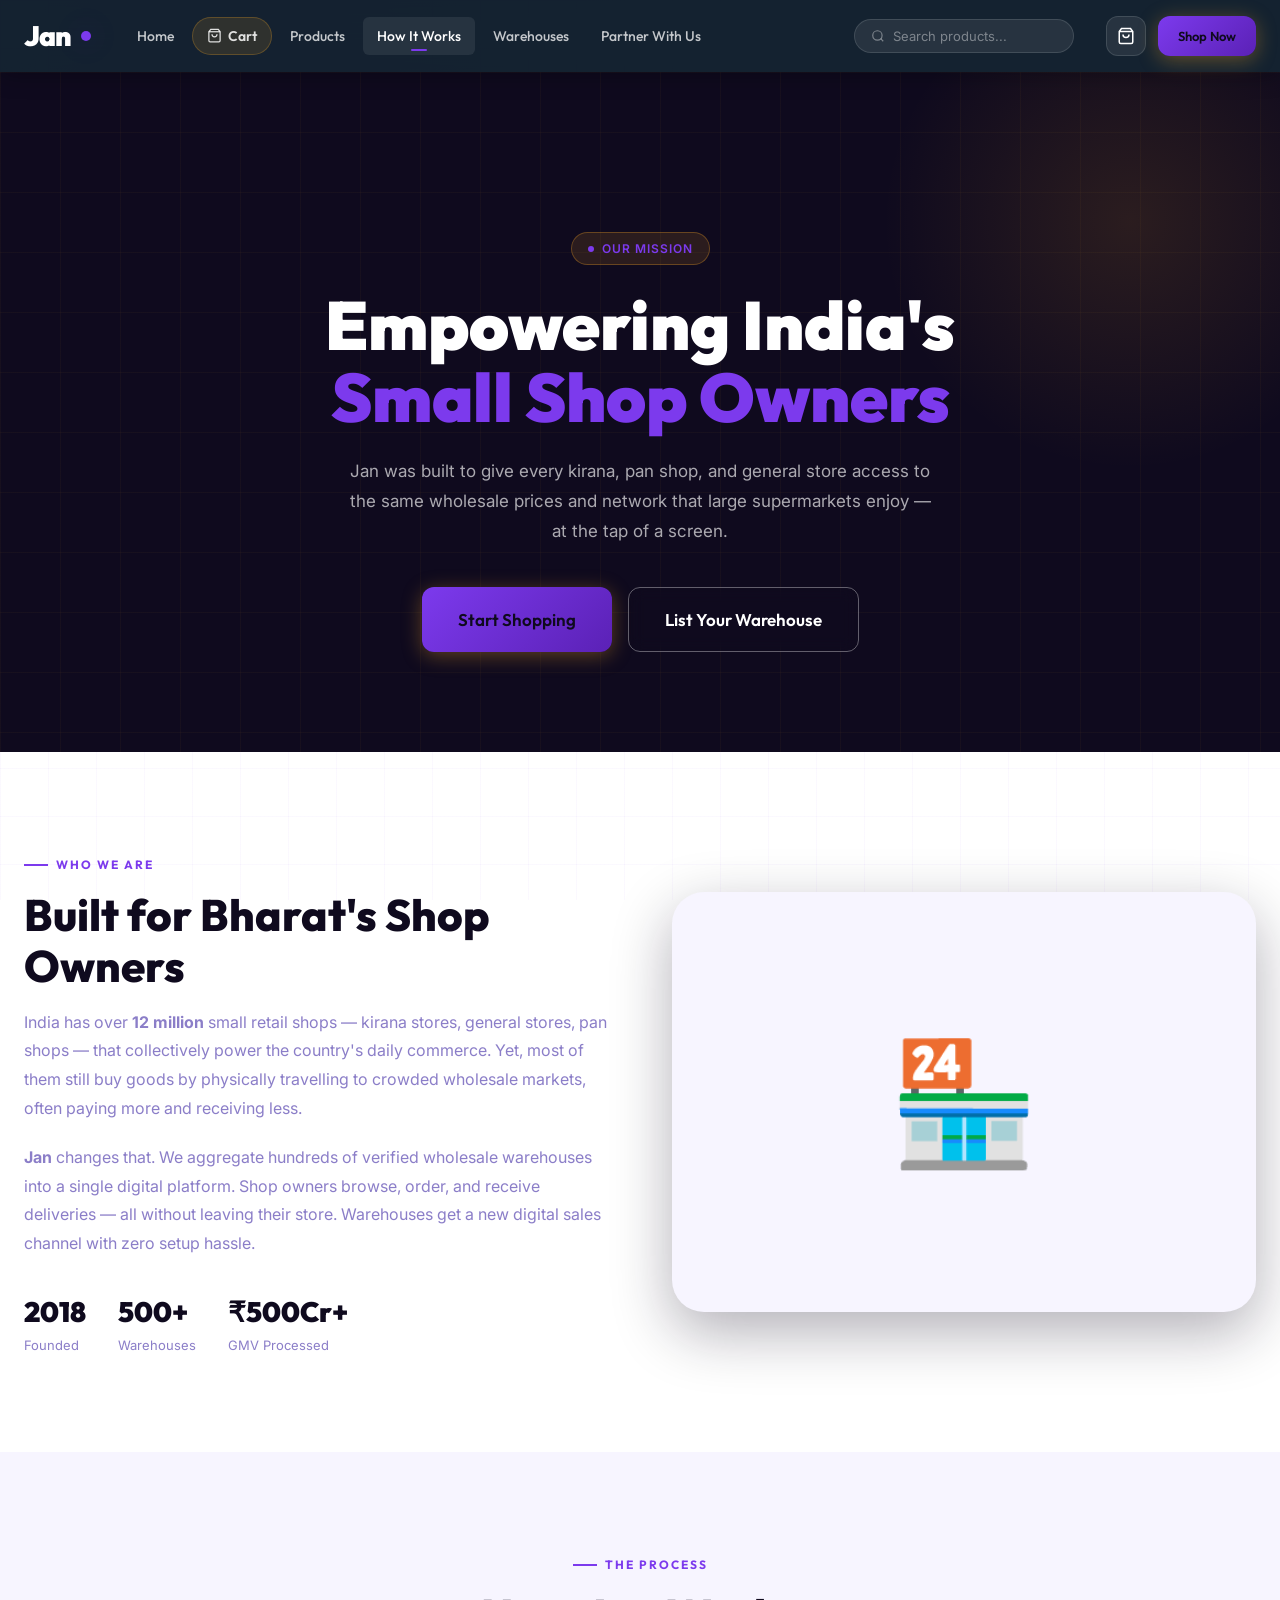
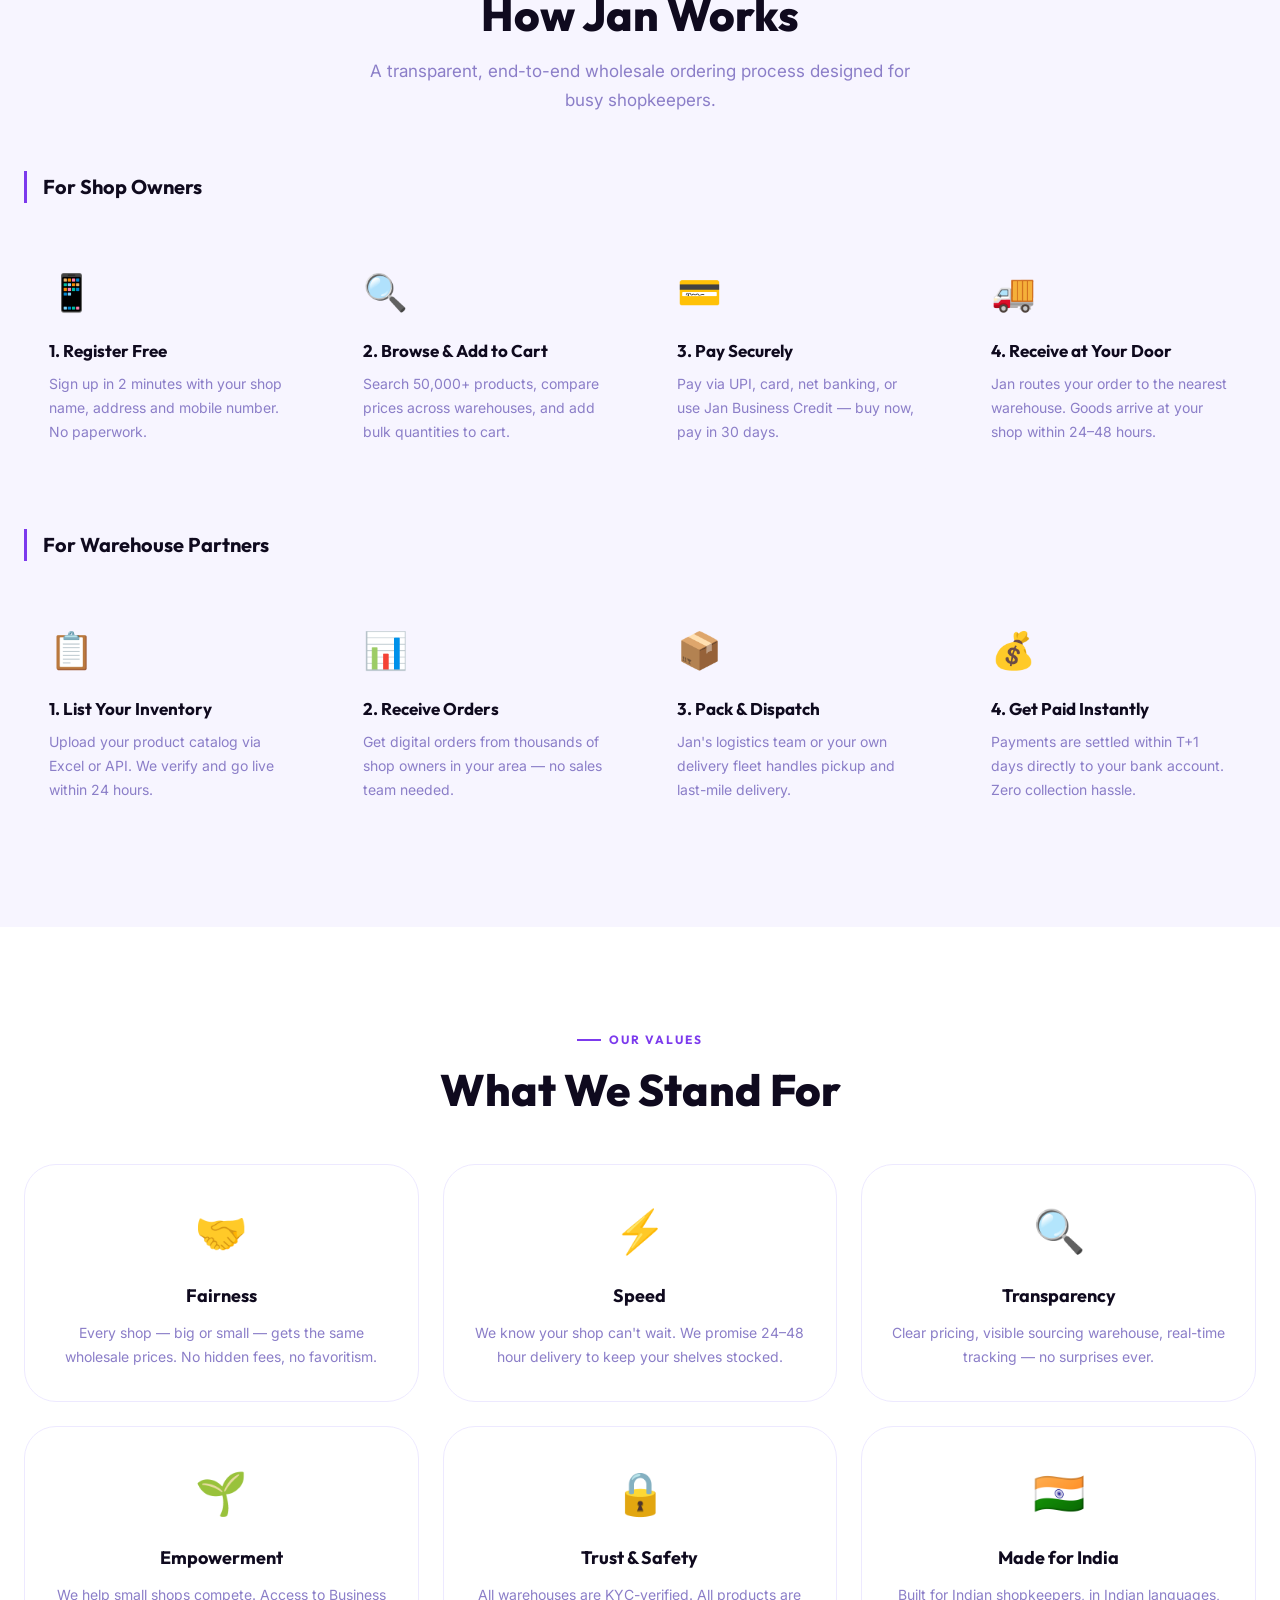
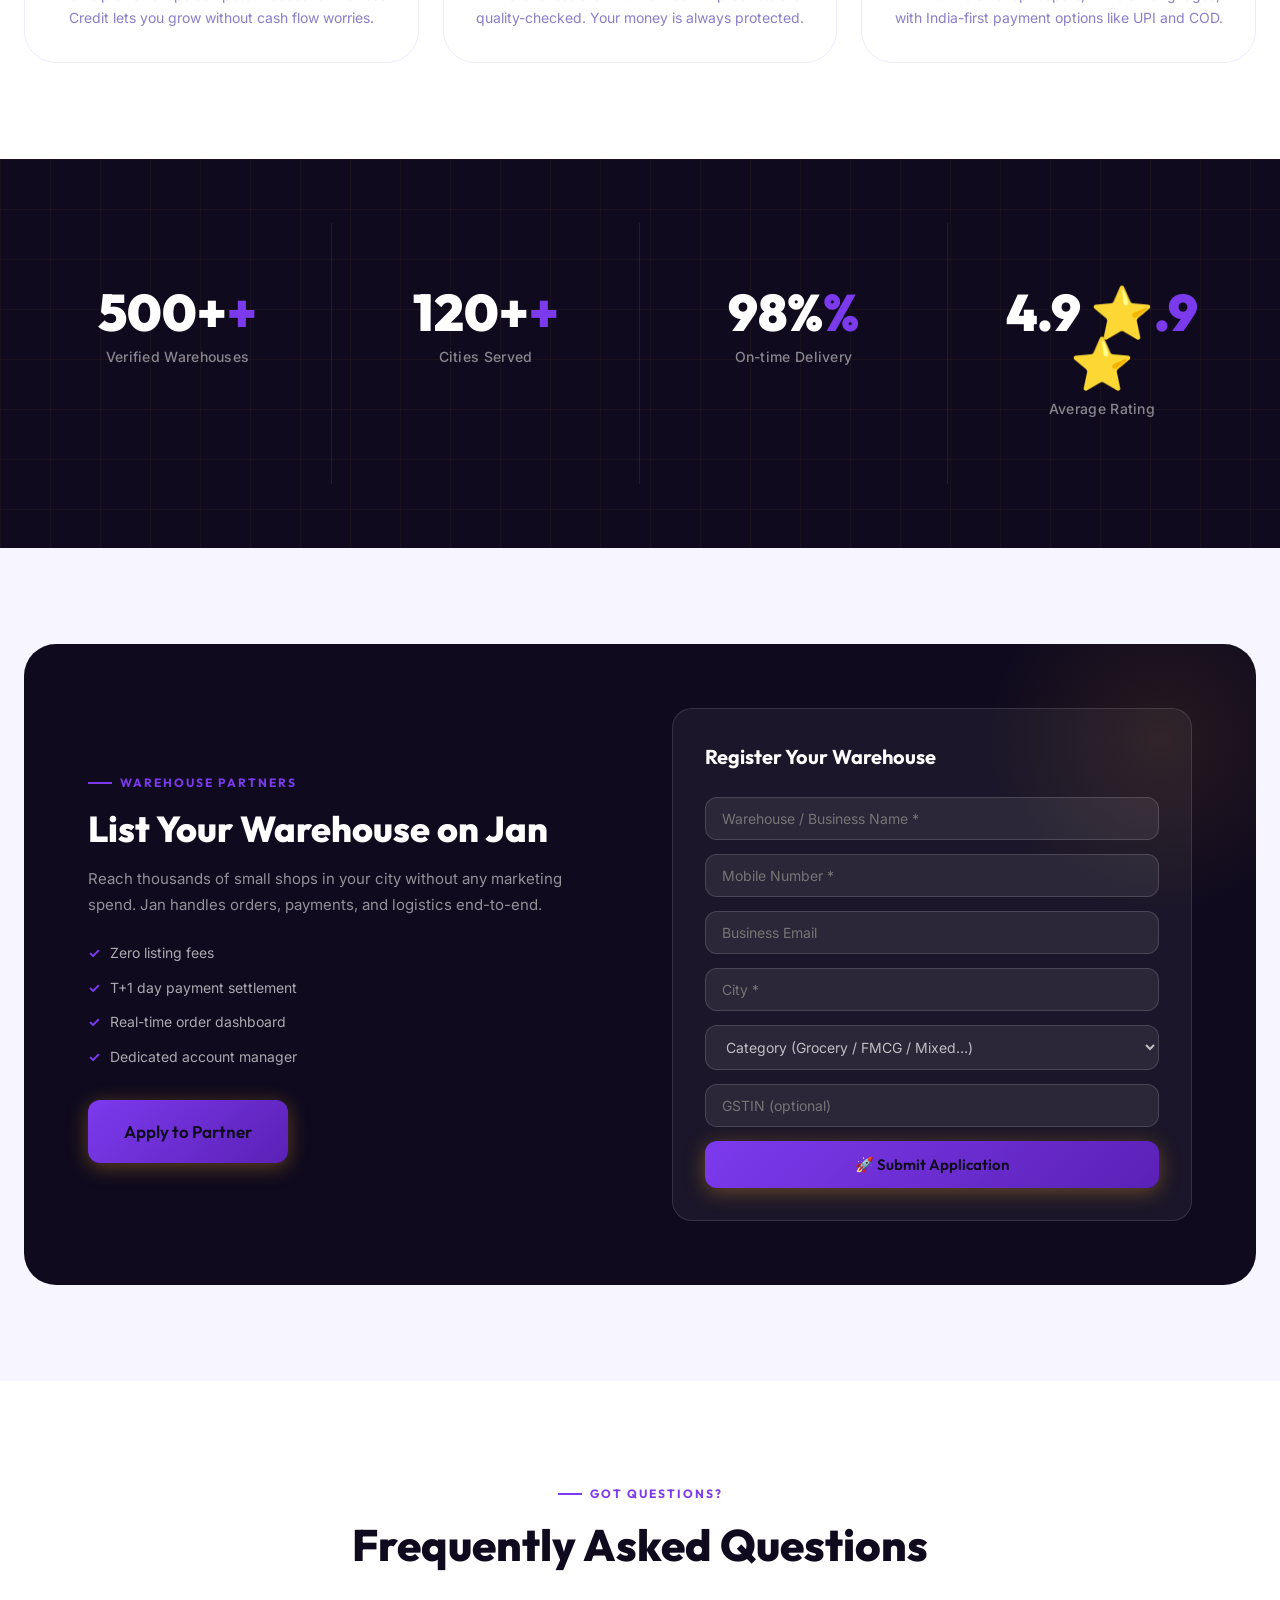
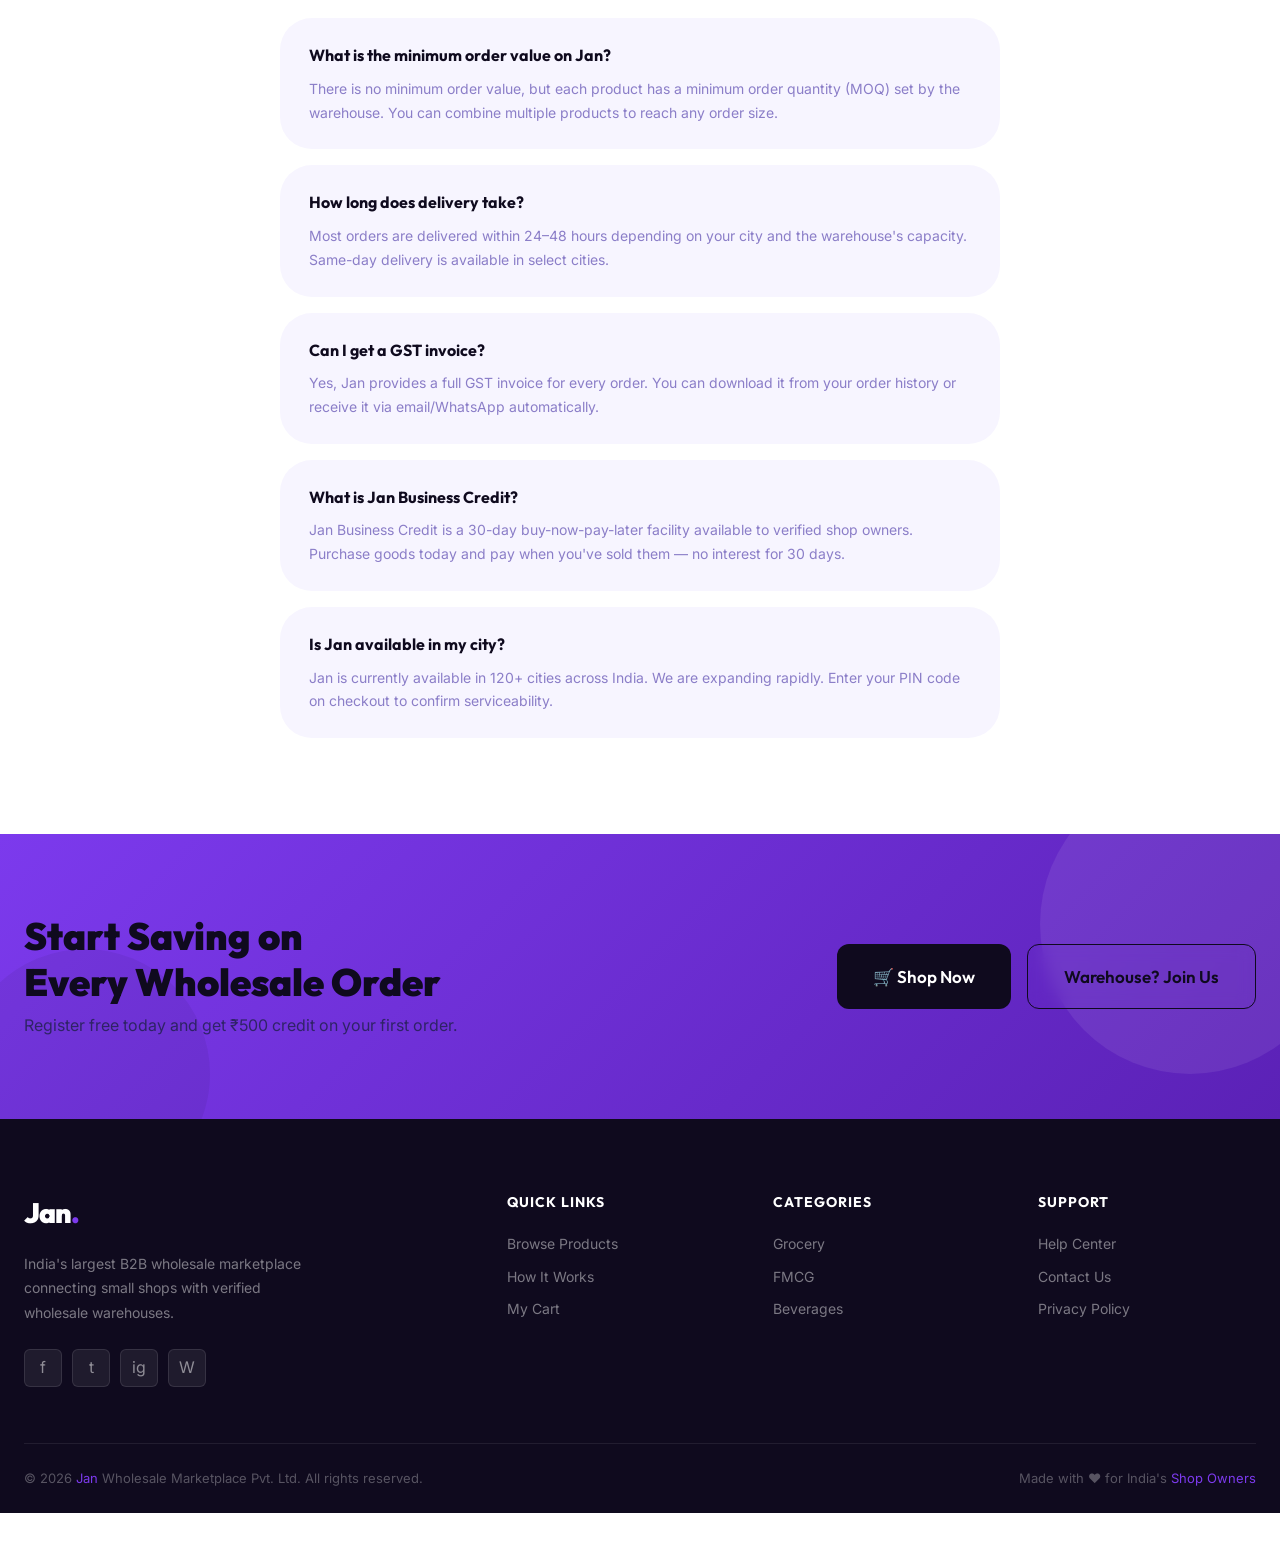
<file: about.html>
﻿<!DOCTYPE html>
<html lang="en">
<head>
  <meta charset="UTF-8" />
  <meta name="viewport" content="width=device-width, initial-scale=1.0" />
  <title>How It Works & About — Jan Wholesale Marketplace</title>
  <meta name="description" content="Learn how Jan connects small shops with wholesale warehouses across India. Partner with us as a warehouse or start shopping as a retailer." />
  <link rel="stylesheet" href="css/style.css" />
  <link rel="stylesheet" href="css/amazon.css" />
  <link rel="stylesheet" href="css/mobile.css" />
</head>
<body>

  <!-- ── Navbar ── -->
  <nav class="navbar transparent" id="navbar">
    <div class="navbar-inner">
      <a href="index.html" class="nav-logo" id="brand-logo">Jan<div class="logo-dot"></div></a>
      <div class="nav-links">
        <a href="index.html"    class="nav-link" id="nav-home">Home</a>
        <a href="cart.html" class="nav-cart-pill" id="nav-cart-pill" aria-label="Cart">
          <svg width="15" height="15" fill="none" stroke="currentColor" stroke-width="2" viewBox="0 0 24 24"><path d="M6 2L3 6v14a2 2 0 002 2h14a2 2 0 002-2V6l-3-4z"/><line x1="3" y1="6" x2="21" y2="6"/><path d="M16 10a4 4 0 01-8 0"/></svg>
          Cart
          <span class="cart-badge" style="display:none">0</span>
        </a>
        <a href="products.html" class="nav-link" id="nav-products">Products</a>
        <a href="about.html"    class="nav-link active" id="nav-about">How It Works</a>
        <a href="about.html#warehouses" class="nav-link" id="nav-wh">Warehouses</a>
        <a href="about.html#partner" class="nav-link" id="nav-partner">Partner With Us</a>
      </div>
      <div class="nav-search">
        <svg width="14" height="14" fill="none" stroke="currentColor" stroke-width="2" viewBox="0 0 24 24"><circle cx="11" cy="11" r="8"/><path d="M21 21l-4.35-4.35"/></svg>
        <input type="text" placeholder="Search products..." id="nav-search-input" />
      </div>
      <div class="nav-actions">
        <a href="cart.html" class="nav-cart-btn" id="nav-cart-btn">
          <svg width="18" height="18" fill="none" stroke="currentColor" stroke-width="2" viewBox="0 0 24 24"><path d="M6 2L3 6v14a2 2 0 002 2h14a2 2 0 002-2V6l-3-4z"/><line x1="3" y1="6" x2="21" y2="6"/><path d="M16 10a4 4 0 01-8 0"/></svg>
          <span class="cart-badge">0</span>
        </a>
        <a href="products.html" class="btn btn-primary btn-sm" id="nav-shop-btn">Shop Now</a>
      </div>
      <div class="hamburger" id="hamburger"><span></span><span></span><span></span></div>
    </div>
  </nav>

  <div class="mobile-nav" id="mobile-nav">
    <a href="index.html"    class="nav-link">Home</a>
    <a href="products.html" class="nav-link">Products</a>
    <a href="about.html"    class="nav-link">How It Works</a>
    <a href="cart.html"     class="nav-link">My Cart</a>
  </div>

  <!-- ── About Hero ── -->
  <section class="about-hero">
    <div class="hero-grid"></div>
    <div class="hero-glow" style="top:-100px;right:-100px;width:500px;height:500px"></div>
    <div class="container" style="position:relative;z-index:1;text-align:center">
      <div class="hero-tag" style="display:inline-flex;margin-bottom:24px">
        <div class="dot"></div> Our Mission
      </div>
      <h1 class="hero-title" style="margin-bottom:24px">
        Empowering India's<br>
        <span class="highlight">Small Shop Owners</span>
      </h1>
      <p class="hero-desc" style="margin:0 auto 40px;max-width:600px;text-align:center">
        Jan was built to give every kirana, pan shop, and general store access to the same wholesale prices and network that large supermarkets enjoy — at the tap of a screen.
      </p>
      <div style="display:flex;gap:16px;justify-content:center;flex-wrap:wrap">
        <a href="products.html" class="btn btn-primary btn-lg" id="about-shop-btn">Start Shopping</a>
        <a href="#partner" class="btn btn-secondary btn-lg" id="about-partner-btn">List Your Warehouse</a>
      </div>
    </div>
  </section>

  <!-- ── Mission ── -->
  <section class="section" style="background:#fff">
    <div class="container">
      <div class="mission-grid">
        <div class="fade-in">
          <div class="section-label">Who We Are</div>
          <h2 class="section-title">Built for Bharat's Shop Owners</h2>
          <p style="font-size:16px;color:var(--grey-500);line-height:1.8;margin-bottom:20px">
            India has over <strong>12 million</strong> small retail shops — kirana stores, general stores, pan shops — that collectively power the country's daily commerce. Yet, most of them still buy goods by physically travelling to crowded wholesale markets, often paying more and receiving less.
          </p>
          <p style="font-size:16px;color:var(--grey-500);line-height:1.8;margin-bottom:32px">
            <strong>Jan</strong> changes that. We aggregate hundreds of verified wholesale warehouses into a single digital platform. Shop owners browse, order, and receive deliveries — all without leaving their store. Warehouses get a new digital sales channel with zero setup hassle.
          </p>
          <div style="display:flex;gap:32px;flex-wrap:wrap">
            <div>
              <div style="font-family:var(--font-head);font-size:28px;font-weight:900;color:var(--navy)">2018</div>
              <div style="font-size:13px;color:var(--grey-500)">Founded</div>
            </div>
            <div>
              <div style="font-family:var(--font-head);font-size:28px;font-weight:900;color:var(--navy)">500+</div>
              <div style="font-size:13px;color:var(--grey-500)">Warehouses</div>
            </div>
            <div>
              <div style="font-family:var(--font-head);font-size:28px;font-weight:900;color:var(--navy)">₹500Cr+</div>
              <div style="font-size:13px;color:var(--grey-500)">GMV Processed</div>
            </div>
          </div>
        </div>
        <div class="mission-img fade-in fade-in-delay-2">
          🏪
        </div>
      </div>
    </div>
  </section>

  <!-- ── How It Works (Detailed) ── -->
  <section class="section" style="background:var(--grey-50)" id="how-it-works">
    <div class="container">
      <div class="text-center fade-in">
        <div class="section-label">The Process</div>
        <h2 class="section-title">How Jan Works</h2>
        <p class="section-sub">A transparent, end-to-end wholesale ordering process designed for busy shopkeepers.</p>
      </div>

      <!-- For Shop Owners -->
      <div style="margin-top:56px">
        <h3 style="font-family:var(--font-head);font-size:20px;font-weight:700;color:var(--navy);margin-bottom:32px;padding-left:16px;border-left:3px solid var(--amber)">
          For Shop Owners
        </h3>
        <div style="display:grid;grid-template-columns:repeat(auto-fit,minmax(220px,1fr));gap:24px">
          <div class="step-card fade-in" style="padding:28px 24px;text-align:left">
            <div style="font-size:36px;margin-bottom:16px">📱</div>
            <h4 style="font-family:var(--font-head);font-size:17px;font-weight:700;color:var(--navy);margin-bottom:8px">1. Register Free</h4>
            <p style="font-size:14px;color:var(--grey-500);line-height:1.7">Sign up in 2 minutes with your shop name, address and mobile number. No paperwork.</p>
          </div>
          <div class="step-card fade-in fade-in-delay-1" style="padding:28px 24px;text-align:left">
            <div style="font-size:36px;margin-bottom:16px">🔍</div>
            <h4 style="font-family:var(--font-head);font-size:17px;font-weight:700;color:var(--navy);margin-bottom:8px">2. Browse & Add to Cart</h4>
            <p style="font-size:14px;color:var(--grey-500);line-height:1.7">Search 50,000+ products, compare prices across warehouses, and add bulk quantities to cart.</p>
          </div>
          <div class="step-card fade-in fade-in-delay-2" style="padding:28px 24px;text-align:left">
            <div style="font-size:36px;margin-bottom:16px">💳</div>
            <h4 style="font-family:var(--font-head);font-size:17px;font-weight:700;color:var(--navy);margin-bottom:8px">3. Pay Securely</h4>
            <p style="font-size:14px;color:var(--grey-500);line-height:1.7">Pay via UPI, card, net banking, or use Jan Business Credit — buy now, pay in 30 days.</p>
          </div>
          <div class="step-card fade-in fade-in-delay-3" style="padding:28px 24px;text-align:left">
            <div style="font-size:36px;margin-bottom:16px">🚚</div>
            <h4 style="font-family:var(--font-head);font-size:17px;font-weight:700;color:var(--navy);margin-bottom:8px">4. Receive at Your Door</h4>
            <p style="font-size:14px;color:var(--grey-500);line-height:1.7">Jan routes your order to the nearest warehouse. Goods arrive at your shop within 24–48 hours.</p>
          </div>
        </div>
      </div>

      <!-- For Warehouses -->
      <div style="margin-top:56px">
        <h3 style="font-family:var(--font-head);font-size:20px;font-weight:700;color:var(--navy);margin-bottom:32px;padding-left:16px;border-left:3px solid var(--amber)">
          For Warehouse Partners
        </h3>
        <div style="display:grid;grid-template-columns:repeat(auto-fit,minmax(220px,1fr));gap:24px">
          <div class="step-card fade-in" style="padding:28px 24px;text-align:left">
            <div style="font-size:36px;margin-bottom:16px">📋</div>
            <h4 style="font-family:var(--font-head);font-size:17px;font-weight:700;color:var(--navy);margin-bottom:8px">1. List Your Inventory</h4>
            <p style="font-size:14px;color:var(--grey-500);line-height:1.7">Upload your product catalog via Excel or API. We verify and go live within 24 hours.</p>
          </div>
          <div class="step-card fade-in fade-in-delay-1" style="padding:28px 24px;text-align:left">
            <div style="font-size:36px;margin-bottom:16px">📊</div>
            <h4 style="font-family:var(--font-head);font-size:17px;font-weight:700;color:var(--navy);margin-bottom:8px">2. Receive Orders</h4>
            <p style="font-size:14px;color:var(--grey-500);line-height:1.7">Get digital orders from thousands of shop owners in your area — no sales team needed.</p>
          </div>
          <div class="step-card fade-in fade-in-delay-2" style="padding:28px 24px;text-align:left">
            <div style="font-size:36px;margin-bottom:16px">📦</div>
            <h4 style="font-family:var(--font-head);font-size:17px;font-weight:700;color:var(--navy);margin-bottom:8px">3. Pack & Dispatch</h4>
            <p style="font-size:14px;color:var(--grey-500);line-height:1.7">Jan's logistics team or your own delivery fleet handles pickup and last-mile delivery.</p>
          </div>
          <div class="step-card fade-in fade-in-delay-3" style="padding:28px 24px;text-align:left">
            <div style="font-size:36px;margin-bottom:16px">💰</div>
            <h4 style="font-family:var(--font-head);font-size:17px;font-weight:700;color:var(--navy);margin-bottom:8px">4. Get Paid Instantly</h4>
            <p style="font-size:14px;color:var(--grey-500);line-height:1.7">Payments are settled within T+1 days directly to your bank account. Zero collection hassle.</p>
          </div>
        </div>
      </div>
    </div>
  </section>

  <!-- ── Core Values ── -->
  <section class="section" style="background:#fff">
    <div class="container">
      <div class="text-center fade-in">
        <div class="section-label">Our Values</div>
        <h2 class="section-title">What We Stand For</h2>
      </div>
      <div class="values-grid">
        <div class="value-card fade-in fade-in-delay-1">
          <div class="value-icon">🤝</div>
          <div class="value-title">Fairness</div>
          <div class="value-desc">Every shop — big or small — gets the same wholesale prices. No hidden fees, no favoritism.</div>
        </div>
        <div class="value-card fade-in fade-in-delay-2">
          <div class="value-icon">⚡</div>
          <div class="value-title">Speed</div>
          <div class="value-desc">We know your shop can't wait. We promise 24–48 hour delivery to keep your shelves stocked.</div>
        </div>
        <div class="value-card fade-in fade-in-delay-3">
          <div class="value-icon">🔍</div>
          <div class="value-title">Transparency</div>
          <div class="value-desc">Clear pricing, visible sourcing warehouse, real-time tracking — no surprises ever.</div>
        </div>
        <div class="value-card fade-in">
          <div class="value-icon">🌱</div>
          <div class="value-title">Empowerment</div>
          <div class="value-desc">We help small shops compete. Access to Business Credit lets you grow without cash flow worries.</div>
        </div>
        <div class="value-card fade-in fade-in-delay-1">
          <div class="value-icon">🔒</div>
          <div class="value-title">Trust & Safety</div>
          <div class="value-desc">All warehouses are KYC-verified. All products are quality-checked. Your money is always protected.</div>
        </div>
        <div class="value-card fade-in fade-in-delay-2">
          <div class="value-icon">🇮🇳</div>
          <div class="value-title">Made for India</div>
          <div class="value-desc">Built for Indian shopkeepers, in Indian languages, with India-first payment options like UPI and COD.</div>
        </div>
      </div>
    </div>
  </section>

  <!-- ── Stats ── -->
  <section class="stats-section section-sm" id="warehouses">
    <div class="container">
      <div class="stats-grid">
        <div class="stat-item fade-in" data-count="500" data-suffix="+">
          <div class="stat-number"><span class="num">0</span><span class="suffix">+</span></div>
          <div class="stat-label">Verified Warehouses</div>
        </div>
        <div class="stat-item fade-in fade-in-delay-1" data-count="120" data-suffix="+">
          <div class="stat-number"><span class="num">0</span><span class="suffix">+</span></div>
          <div class="stat-label">Cities Served</div>
        </div>
        <div class="stat-item fade-in fade-in-delay-2" data-count="98" data-suffix="%">
          <div class="stat-number"><span class="num">0</span><span class="suffix">%</span></div>
          <div class="stat-label">On-time Delivery</div>
        </div>
        <div class="stat-item fade-in fade-in-delay-3" data-count="4" data-suffix=".9 ⭐">
          <div class="stat-number"><span class="num">0</span><span class="suffix">.9 ⭐</span></div>
          <div class="stat-label">Average Rating</div>
        </div>
      </div>
    </div>
  </section>

  <!-- ── Partner CTA ── -->
  <section class="section" style="background:var(--grey-50)" id="partner">
    <div class="container">
      <div style="background:var(--navy);border-radius:32px;padding:64px;display:grid;grid-template-columns:1fr 1fr;gap:64px;align-items:center;position:relative;overflow:hidden">
        <div style="position:absolute;top:-80px;right:-80px;width:350px;height:350px;border-radius:50%;background:radial-gradient(circle,rgba(244,162,37,0.1) 0%,transparent 70%)"></div>
        <div style="position:relative;z-index:1" class="fade-in">
          <div class="section-label">Warehouse Partners</div>
          <h2 class="section-title section-title-white" style="font-size:clamp(24px,3vw,36px)">List Your Warehouse on Jan</h2>
          <p style="color:rgba(255,255,255,0.55);line-height:1.75;margin-bottom:24px;font-size:15px">
            Reach thousands of small shops in your city without any marketing spend. Jan handles orders, payments, and logistics end-to-end.
          </p>
          <div style="display:flex;flex-direction:column;gap:12px;margin-bottom:32px">
            <div style="display:flex;align-items:center;gap:10px;font-size:14px;color:rgba(255,255,255,0.65)">
              <span style="color:var(--amber);font-weight:700">✓</span> Zero listing fees
            </div>
            <div style="display:flex;align-items:center;gap:10px;font-size:14px;color:rgba(255,255,255,0.65)">
              <span style="color:var(--amber);font-weight:700">✓</span> T+1 day payment settlement
            </div>
            <div style="display:flex;align-items:center;gap:10px;font-size:14px;color:rgba(255,255,255,0.65)">
              <span style="color:var(--amber);font-weight:700">✓</span> Real-time order dashboard
            </div>
            <div style="display:flex;align-items:center;gap:10px;font-size:14px;color:rgba(255,255,255,0.65)">
              <span style="color:var(--amber);font-weight:700">✓</span> Dedicated account manager
            </div>
          </div>
          <a href="#partner-form" class="btn btn-primary btn-lg" id="partner-apply-btn">Apply to Partner</a>
        </div>

        <!-- Partner Form -->
        <div style="position:relative;z-index:1" class="fade-in fade-in-delay-2">
          <div style="background:rgba(255,255,255,0.05);border:1px solid rgba(255,255,255,0.12);border-radius:20px;padding:32px" id="partner-form">
            <h3 style="font-family:var(--font-head);font-size:20px;font-weight:700;color:#fff;margin-bottom:24px">Register Your Warehouse</h3>
            <form id="partner-signup-form" style="display:flex;flex-direction:column;gap:14px" onsubmit="partnerSubmit(event)">
              <input class="form-input" type="text" id="pf-name" placeholder="Warehouse / Business Name *" required style="background:rgba(255,255,255,0.07);border-color:rgba(255,255,255,0.15);color:#fff" />
              <input class="form-input" type="tel" id="pf-phone" placeholder="Mobile Number *" required maxlength="10" style="background:rgba(255,255,255,0.07);border-color:rgba(255,255,255,0.15);color:#fff" />
              <input class="form-input" type="email" id="pf-email" placeholder="Business Email" style="background:rgba(255,255,255,0.07);border-color:rgba(255,255,255,0.15);color:#fff" />
              <input class="form-input" type="text" id="pf-city" placeholder="City *" required style="background:rgba(255,255,255,0.07);border-color:rgba(255,255,255,0.15);color:#fff" />
              <select class="form-select" id="pf-type" style="background:rgba(255,255,255,0.07);border-color:rgba(255,255,255,0.15);color:rgba(255,255,255,0.7)">
                <option value="">Category (Grocery / FMCG / Mixed…)</option>
                <option>Grocery & Staples</option>
                <option>FMCG & Personal Care</option>
                <option>Beverages</option>
                <option>Mixed / General</option>
                <option>Stationery</option>
                <option>Electronics</option>
              </select>
              <input class="form-input" type="text" id="pf-gst" placeholder="GSTIN (optional)" style="background:rgba(255,255,255,0.07);border-color:rgba(255,255,255,0.15);color:#fff" />
              <button type="submit" class="btn btn-primary btn-full" id="pf-submit-btn">
                🚀 Submit Application
              </button>
            </form>
          </div>
        </div>
      </div>
    </div>
  </section>

  <!-- ── FAQ ── -->
  <section class="section" style="background:#fff">
    <div class="container">
      <div class="text-center fade-in" style="margin-bottom:48px">
        <div class="section-label">Got Questions?</div>
        <h2 class="section-title">Frequently Asked Questions</h2>
      </div>
      <div style="max-width:720px;margin:0 auto;display:flex;flex-direction:column;gap:16px">
        <div class="step-card fade-in" style="padding:24px 28px;text-align:left">
          <h4 style="font-family:var(--font-head);font-size:16px;font-weight:700;color:var(--navy);margin-bottom:8px">What is the minimum order value on Jan?</h4>
          <p style="font-size:14px;color:var(--grey-500);line-height:1.7">There is no minimum order value, but each product has a minimum order quantity (MOQ) set by the warehouse. You can combine multiple products to reach any order size.</p>
        </div>
        <div class="step-card fade-in fade-in-delay-1" style="padding:24px 28px;text-align:left">
          <h4 style="font-family:var(--font-head);font-size:16px;font-weight:700;color:var(--navy);margin-bottom:8px">How long does delivery take?</h4>
          <p style="font-size:14px;color:var(--grey-500);line-height:1.7">Most orders are delivered within 24–48 hours depending on your city and the warehouse's capacity. Same-day delivery is available in select cities.</p>
        </div>
        <div class="step-card fade-in fade-in-delay-2" style="padding:24px 28px;text-align:left">
          <h4 style="font-family:var(--font-head);font-size:16px;font-weight:700;color:var(--navy);margin-bottom:8px">Can I get a GST invoice?</h4>
          <p style="font-size:14px;color:var(--grey-500);line-height:1.7">Yes, Jan provides a full GST invoice for every order. You can download it from your order history or receive it via email/WhatsApp automatically.</p>
        </div>
        <div class="step-card fade-in fade-in-delay-3" style="padding:24px 28px;text-align:left">
          <h4 style="font-family:var(--font-head);font-size:16px;font-weight:700;color:var(--navy);margin-bottom:8px">What is Jan Business Credit?</h4>
          <p style="font-size:14px;color:var(--grey-500);line-height:1.7">Jan Business Credit is a 30-day buy-now-pay-later facility available to verified shop owners. Purchase goods today and pay when you've sold them — no interest for 30 days.</p>
        </div>
        <div class="step-card fade-in" style="padding:24px 28px;text-align:left">
          <h4 style="font-family:var(--font-head);font-size:16px;font-weight:700;color:var(--navy);margin-bottom:8px">Is Jan available in my city?</h4>
          <p style="font-size:14px;color:var(--grey-500);line-height:1.7">Jan is currently available in 120+ cities across India. We are expanding rapidly. Enter your PIN code on checkout to confirm serviceability.</p>
        </div>
      </div>
    </div>
  </section>

  <!-- ── CTA ── -->
  <section class="cta-section">
    <div class="container">
      <div class="cta-inner">
        <div>
          <h2 class="cta-title">Start Saving on<br>Every Wholesale Order</h2>
          <p class="cta-sub">Register free today and get ₹500 credit on your first order.</p>
        </div>
        <div class="cta-actions">
          <a href="products.html" class="btn btn-dark btn-lg" id="cta-shop-btn">🛒 Shop Now</a>
          <a href="#partner-form" class="btn btn-secondary btn-lg" id="cta-wh-btn" style="color:var(--navy);border-color:var(--navy)">Warehouse? Join Us</a>
        </div>
      </div>
    </div>
  </section>

  <!-- ── Footer ── -->
  <footer class="footer">
    <div class="container">
      <div class="footer-grid">
        <div class="footer-brand">
          <div class="logo">Jan<span>.</span></div>
          <p class="footer-desc">India's largest B2B wholesale marketplace connecting small shops with verified wholesale warehouses.</p>
          <div class="social-links">
            <a href="#" class="social-link" id="a-fb">f</a>
            <a href="#" class="social-link" id="a-tw">t</a>
            <a href="#" class="social-link" id="a-ig">ig</a>
            <a href="#" class="social-link" id="a-wa">W</a>
          </div>
        </div>
        <div>
          <div class="footer-col-title">Quick Links</div>
          <div class="footer-links">
            <a href="products.html" class="footer-link">Browse Products</a>
            <a href="about.html" class="footer-link">How It Works</a>
            <a href="cart.html" class="footer-link">My Cart</a>
          </div>
        </div>
        <div>
          <div class="footer-col-title">Categories</div>
          <div class="footer-links">
            <a href="products.html?cat=grocery" class="footer-link">Grocery</a>
            <a href="products.html?cat=fmcg" class="footer-link">FMCG</a>
            <a href="products.html?cat=beverages" class="footer-link">Beverages</a>
          </div>
        </div>
        <div>
          <div class="footer-col-title">Support</div>
          <div class="footer-links">
            <a href="#" class="footer-link">Help Center</a>
            <a href="#" class="footer-link">Contact Us</a>
            <a href="#" class="footer-link">Privacy Policy</a>
          </div>
        </div>
      </div>
      <div class="footer-bottom">
        <div class="footer-copy">© 2026 <span>Jan</span> Wholesale Marketplace Pvt. Ltd. All rights reserved.</div>
        <div class="footer-copy">Made with ❤️ for India's <span>Shop Owners</span></div>
      </div>
    </div>
  </footer>

  <button class="scroll-top" id="scroll-top-btn">↑</button>

  <script src="js/main.js"></script>
  <script>
    function partnerSubmit(e) {
      e.preventDefault();
      showToast('🎉 Application submitted! Our team will contact you within 24 hours.');
      e.target.reset();
    }
  </script>

<!-- Mobile Bottom Nav Bar -->
<nav class="mobile-bottom-nav" id="mobile-bottom-nav" aria-label="Mobile navigation">
  <a href="index.html" class="mobile-bottom-nav-item" id="mbnav-home">
    <svg viewBox="0 0 24 24"><path d="M3 9.5L12 3l9 6.5V20a1 1 0 01-1 1H5a1 1 0 01-1-1V9.5z"/><path d="M9 21V12h6v9"/></svg>
    Home
  </a>
  <a href="products.html" class="mobile-bottom-nav-item" id="mbnav-products">
    <svg viewBox="0 0 24 24"><rect x="3" y="3" width="7" height="7" rx="1"/><rect x="14" y="3" width="7" height="7" rx="1"/><rect x="3" y="14" width="7" height="7" rx="1"/><rect x="14" y="14" width="7" height="7" rx="1"/></svg>
    Products
  </a>
  <a href="cart.html" class="mobile-bottom-nav-item" id="mbnav-cart">
    <svg viewBox="0 0 24 24"><path d="M6 2L3 6v14a2 2 0 002 2h14a2 2 0 002-2V6l-3-4z"/><line x1="3" y1="6" x2="21" y2="6"/><path d="M16 10a4 4 0 01-8 0"/></svg>
    <span class="mnav-badge" id="mnav-cart-badge" style="display:none">0</span>
    Cart
  </a>
  <a href="purchases.html" class="mobile-bottom-nav-item" id="mbnav-orders">
    <svg viewBox="0 0 24 24"><path d="M9 5H7a2 2 0 00-2 2v12a2 2 0 002 2h10a2 2 0 002-2V7a2 2 0 00-2-2h-2"/><rect x="9" y="3" width="6" height="4" rx="1"/><path d="M9 12h6M9 16h4"/></svg>
    Orders
  </a>
  <a href="about.html" class="mobile-bottom-nav-item active" id="mbnav-about">
    <svg viewBox="0 0 24 24"><circle cx="12" cy="12" r="10"/><path d="M12 16v-4M12 8h.01"/></svg>
    Info
  </a>
</nav>
</body>
</html>
</file>
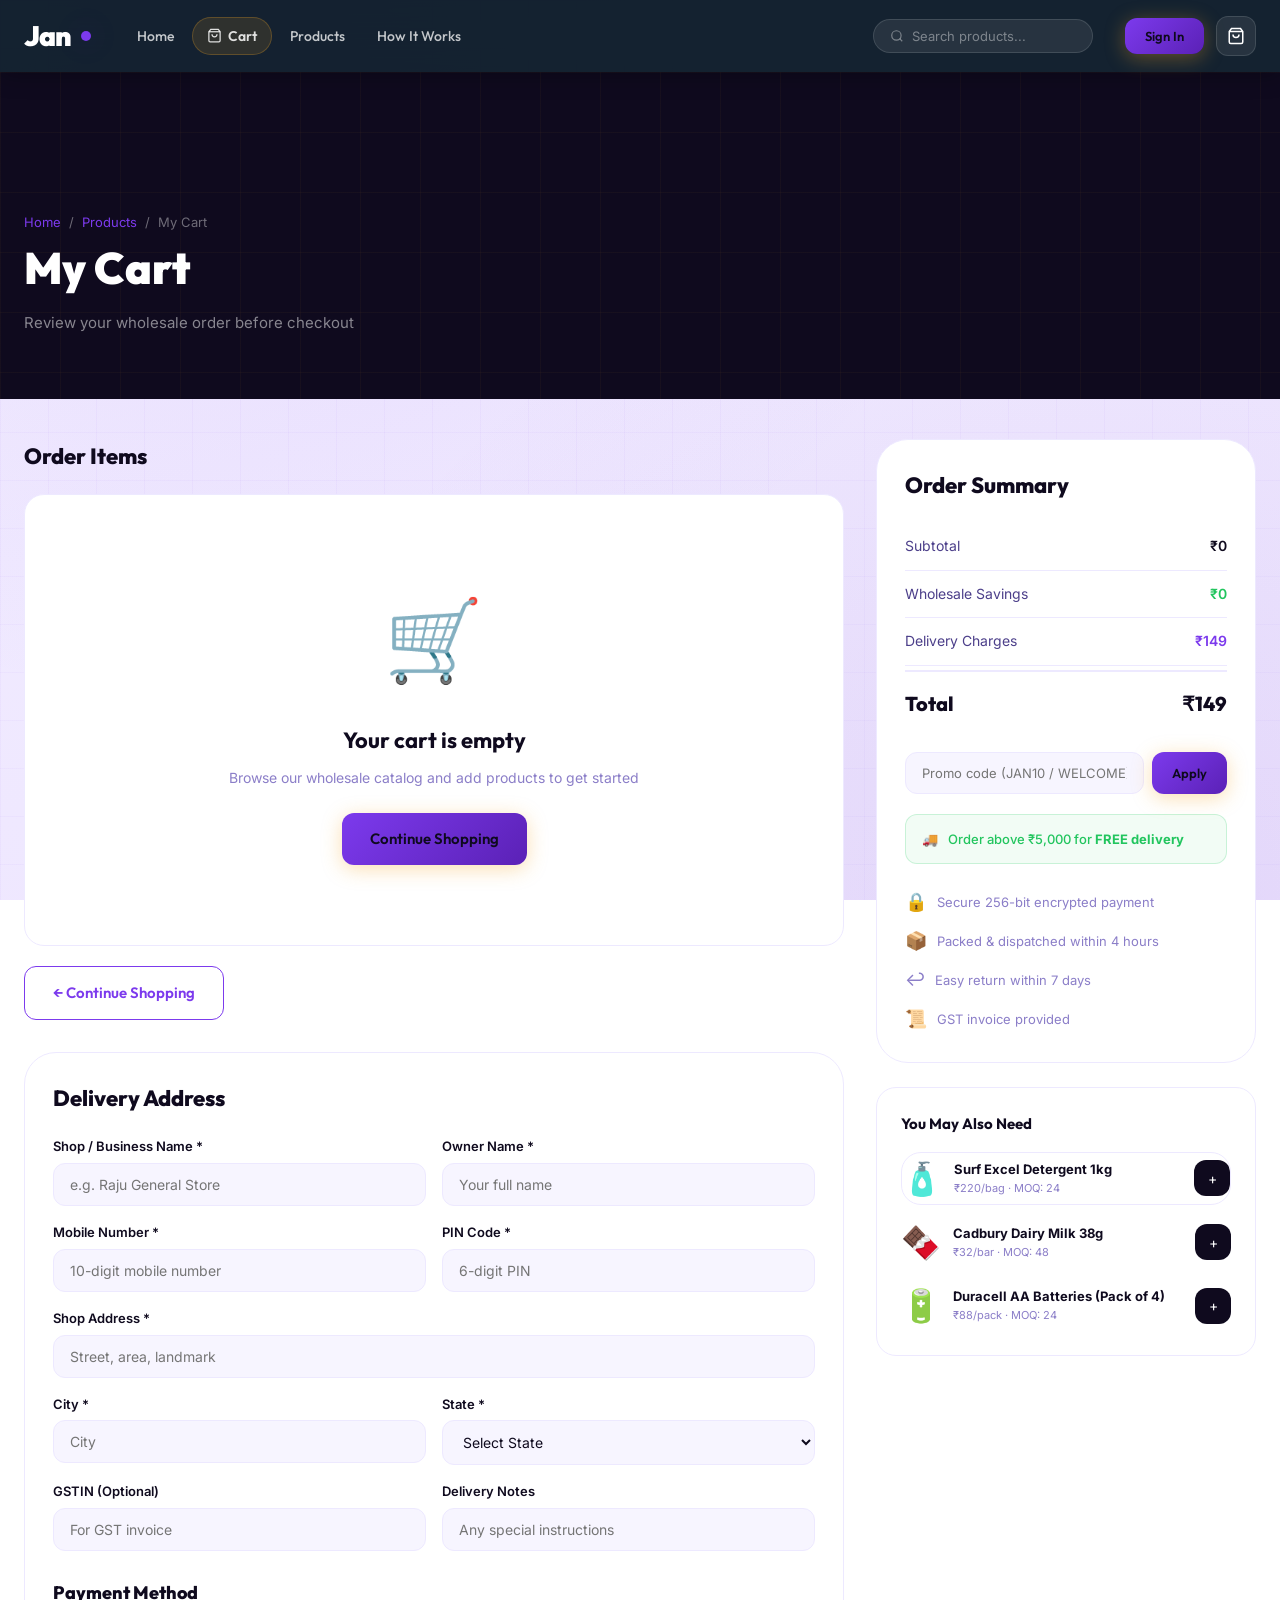
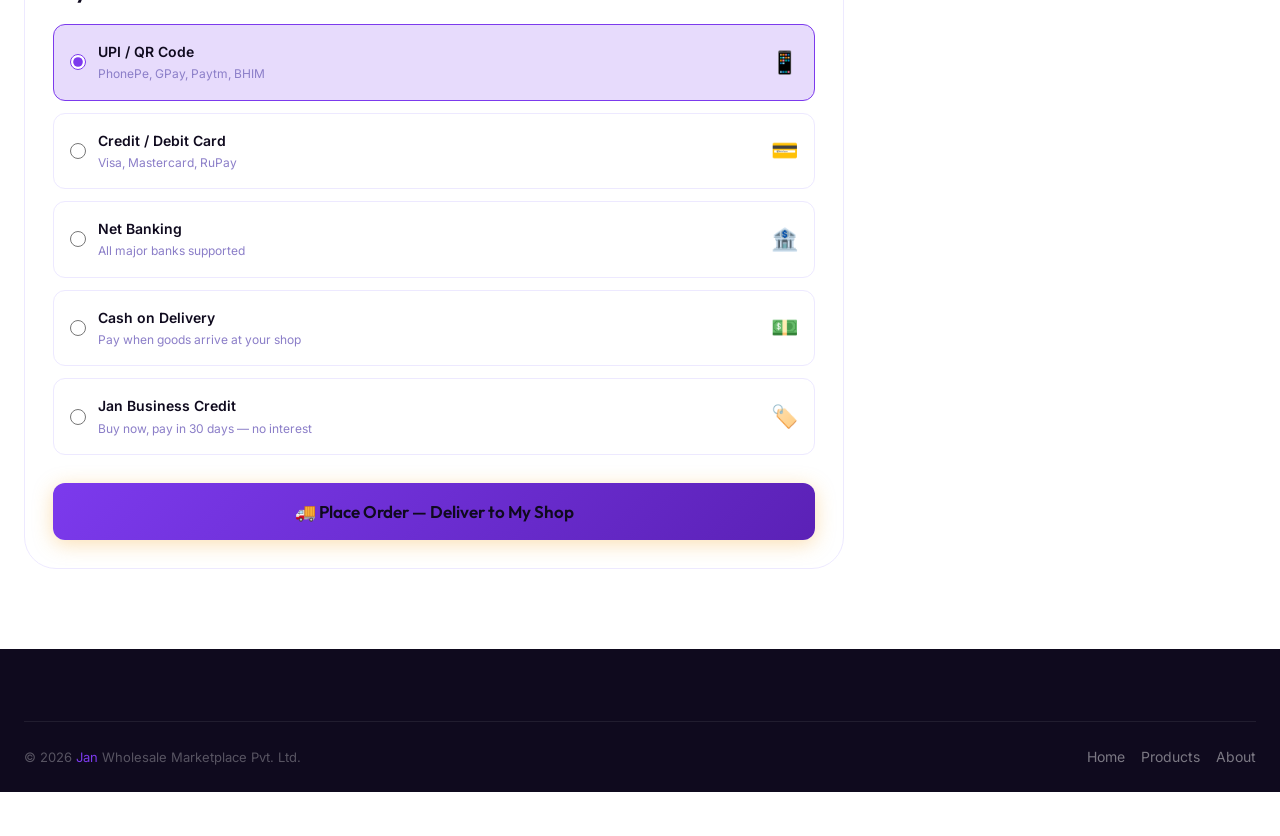
<file: cart.html>
﻿<!DOCTYPE html>
<html lang="en">
<head>
  <meta charset="UTF-8" />
  <meta name="viewport" content="width=device-width, initial-scale=1.0" />
  <title>My Cart — Jan Wholesale Marketplace</title>
  <meta name="description" content="Review your wholesale order, apply promos and checkout. Fast delivery to your shop." />
  <link rel="stylesheet" href="css/style.css" />
  <link rel="stylesheet" href="css/amazon.css" />
  <link rel="stylesheet" href="css/mobile.css" />
</head>
<body>

  <!-- ── Navbar ── -->
  <nav class="navbar scrolled" id="navbar">
    <div class="navbar-inner">
      <a href="index.html" class="nav-logo" id="brand-logo">Jan<div class="logo-dot"></div></a>
      <div class="nav-links">
        <a href="index.html"    class="nav-link" id="nav-home">Home</a>
        <a href="cart.html" class="nav-cart-pill active" id="nav-cart-pill" aria-label="Cart">
          <svg width="15" height="15" fill="none" stroke="currentColor" stroke-width="2" viewBox="0 0 24 24"><path d="M6 2L3 6v14a2 2 0 002 2h14a2 2 0 002-2V6l-3-4z"/><line x1="3" y1="6" x2="21" y2="6"/><path d="M16 10a4 4 0 01-8 0"/></svg>
          Cart
          <span class="cart-badge" style="display:none">0</span>
        </a>
        <a href="products.html" class="nav-link" id="nav-products">Products</a>
        <a href="about.html"    class="nav-link" id="nav-about">How It Works</a>
      </div>
      <div class="nav-search">
        <svg width="14" height="14" fill="none" stroke="currentColor" stroke-width="2" viewBox="0 0 24 24"><circle cx="11" cy="11" r="8"/><path d="M21 21l-4.35-4.35"/></svg>
        <input type="text" placeholder="Search products..." id="nav-search-input" />
      </div>
      <div class="nav-actions">
        <div id="nav-user-widget">
          <button class="btn btn-primary btn-sm" onclick="openAuthModal('login')" id="nav-signin-btn">Sign In</button>
        </div>
        <a href="cart.html" class="nav-cart-btn" id="nav-cart-btn">
          <svg width="18" height="18" fill="none" stroke="currentColor" stroke-width="2" viewBox="0 0 24 24"><path d="M6 2L3 6v14a2 2 0 002 2h14a2 2 0 002-2V6l-3-4z"/><line x1="3" y1="6" x2="21" y2="6"/><path d="M16 10a4 4 0 01-8 0"/></svg>
          <span class="cart-badge" style="display:none">0</span>
        </a>
      </div>
      <div class="hamburger" id="hamburger"><span></span><span></span><span></span></div>
    </div>
  </nav>

  <div class="mobile-nav" id="mobile-nav">
    <a href="index.html"    class="nav-link">Home</a>
    <a href="products.html" class="nav-link">Products</a>
    <a href="cart.html"     class="nav-link">My Cart</a>
  </div>

  <!-- Page Header -->
  <div class="page-header">
    <div class="container page-header-inner">
      <div class="page-breadcrumb">
        <a href="index.html">Home</a> / <a href="products.html">Products</a> / <span>My Cart</span>
      </div>
      <h1 class="page-title">My Cart</h1>
      <p style="color:rgba(255,255,255,0.5);font-size:15px;margin-top:8px">Review your wholesale order before checkout</p>
    </div>
  </div>

  <div class="container">
    <div class="cart-layout">

      <!-- Left: Cart Items + Address + Payment -->
      <div>
        <!-- Cart Items -->
        <div class="cart-section-title">Order Items</div>
        <div class="cart-items" id="cart-items">
          <!-- Rendered by JS -->
        </div>

        <!-- Continue Shopping -->
        <a href="products.html" class="btn btn-outline" style="margin-top:20px;display:inline-flex" id="continue-shopping-btn">
          ← Continue Shopping
        </a>

        <!-- Delivery Address -->
        <form class="address-form" id="checkout-form" style="margin-top:32px">
          <div class="cart-section-title" style="margin-bottom:20px">Delivery Address</div>
          <div class="form-grid">
            <div class="form-group">
              <label class="form-label" for="inp-fname">Shop / Business Name *</label>
              <input class="form-input" type="text" id="inp-fname" placeholder="e.g. Raju General Store" required />
            </div>
            <div class="form-group">
              <label class="form-label" for="inp-owner">Owner Name *</label>
              <input class="form-input" type="text" id="inp-owner" placeholder="Your full name" required />
            </div>
            <div class="form-group">
              <label class="form-label" for="inp-phone">Mobile Number *</label>
              <input class="form-input" type="tel" id="inp-phone" placeholder="10-digit mobile number" required maxlength="10" />
            </div>
            <div class="form-group">
              <label class="form-label" for="inp-pin">PIN Code *</label>
              <input class="form-input" type="text" id="inp-pin" placeholder="6-digit PIN" required maxlength="6" oninput="fetchPin(this.value)" />
            </div>
            <div class="form-group full">
              <label class="form-label" for="inp-address">Shop Address *</label>
              <input class="form-input" type="text" id="inp-address" placeholder="Street, area, landmark" required />
            </div>
            <div class="form-group">
              <label class="form-label" for="inp-city">City *</label>
              <input class="form-input" type="text" id="inp-city" placeholder="City" required />
            </div>
            <div class="form-group">
              <label class="form-label" for="inp-state">State *</label>
              <select class="form-select" id="inp-state" required>
                <option value="">Select State</option>
                <option>Andhra Pradesh</option><option>Bihar</option><option>Delhi</option>
                <option>Gujarat</option><option>Haryana</option><option>Karnataka</option>
                <option>Kerala</option><option>Madhya Pradesh</option><option>Maharashtra</option>
                <option>Punjab</option><option>Rajasthan</option><option>Tamil Nadu</option>
                <option>Telangana</option><option>Uttar Pradesh</option><option>West Bengal</option>
              </select>
            </div>
            <div class="form-group">
              <label class="form-label" for="inp-gstin">GSTIN (Optional)</label>
              <input class="form-input" type="text" id="inp-gstin" placeholder="For GST invoice" />
            </div>
            <div class="form-group">
              <label class="form-label" for="inp-notes">Delivery Notes</label>
              <input class="form-input" type="text" id="inp-notes" placeholder="Any special instructions" />
            </div>
          </div>

          <!-- Payment Options -->
          <div style="margin-top:28px">
            <div class="cart-section-title" style="margin-bottom:16px;font-size:18px">Payment Method</div>
            <div class="payment-options">
              <div class="payment-option selected" id="pay-upi">
                <input type="radio" name="payment" value="upi" checked />
                <div>
                  <div class="payment-label">UPI / QR Code</div>
                  <div class="payment-sub">PhonePe, GPay, Paytm, BHIM</div>
                </div>
                <div class="payment-icon">📱</div>
              </div>
              <div class="payment-option" id="pay-card">
                <input type="radio" name="payment" value="card" />
                <div>
                  <div class="payment-label">Credit / Debit Card</div>
                  <div class="payment-sub">Visa, Mastercard, RuPay</div>
                </div>
                <div class="payment-icon">💳</div>
              </div>
              <div class="payment-option" id="pay-netbanking">
                <input type="radio" name="payment" value="netbanking" />
                <div>
                  <div class="payment-label">Net Banking</div>
                  <div class="payment-sub">All major banks supported</div>
                </div>
                <div class="payment-icon">🏦</div>
              </div>
              <div class="payment-option" id="pay-cod">
                <input type="radio" name="payment" value="cod" />
                <div>
                  <div class="payment-label">Cash on Delivery</div>
                  <div class="payment-sub">Pay when goods arrive at your shop</div>
                </div>
                <div class="payment-icon">💵</div>
              </div>
              <div class="payment-option" id="pay-credit">
                <input type="radio" name="payment" value="credit" />
                <div>
                  <div class="payment-label">Jan Business Credit</div>
                  <div class="payment-sub">Buy now, pay in 30 days — no interest</div>
                </div>
                <div class="payment-icon">🏷️</div>
              </div>
            </div>
          </div>

          <button type="submit" class="btn btn-primary btn-lg btn-full" style="margin-top:28px" id="place-order-btn">
            🚚 Place Order — Deliver to My Shop
          </button>
        </form>
      </div>

      <!-- Right: Order Summary -->
      <div>
        <div class="order-summary" id="order-summary">
          <div class="cart-section-title" style="margin-bottom:20px">Order Summary</div>

          <div class="summary-row">
            <span>Subtotal</span>
            <span class="val" id="summary-subtotal">₹0</span>
          </div>
          <div class="summary-row">
            <span>Wholesale Savings</span>
            <span class="val green" id="summary-savings">₹0</span>
          </div>
          <div class="summary-row">
            <span>Delivery Charges</span>
            <span class="val amber" id="summary-delivery">₹149</span>
          </div>
          <div class="summary-row total">
            <span>Total</span>
            <span id="summary-total">₹0</span>
          </div>

          <!-- Promo Code -->
          <div class="promo-input">
            <input type="text" id="promo-input" placeholder="Promo code (JAN10 / WELCOME)" />
            <button class="btn btn-primary btn-sm" id="apply-promo">Apply</button>
          </div>

          <!-- Free Delivery Info -->
          <div class="delivery-info">
            <span>🚚</span>
            <span>Order above ₹5,000 for <strong>FREE delivery</strong></span>
          </div>

          <!-- Trust Badges -->
          <div style="margin-top:24px;display:flex;flex-direction:column;gap:10px">
            <div style="display:flex;align-items:center;gap:10px;font-size:13px;color:var(--grey-500)">
              <span style="font-size:18px">🔒</span> Secure 256-bit encrypted payment
            </div>
            <div style="display:flex;align-items:center;gap:10px;font-size:13px;color:var(--grey-500)">
              <span style="font-size:18px">📦</span> Packed & dispatched within 4 hours
            </div>
            <div style="display:flex;align-items:center;gap:10px;font-size:13px;color:var(--grey-500)">
              <span style="font-size:18px">↩️</span> Easy return within 7 days
            </div>
            <div style="display:flex;align-items:center;gap:10px;font-size:13px;color:var(--grey-500)">
              <span style="font-size:18px">📜</span> GST invoice provided
            </div>
          </div>
        </div>

        <!-- You May Also Need -->
        <div style="margin-top:24px;background:#fff;border-radius:20px;border:1.5px solid var(--grey-100);padding:24px">
          <div style="font-family:var(--font-head);font-size:15px;font-weight:700;color:var(--navy);margin-bottom:16px">You May Also Need</div>
          <div style="display:flex;flex-direction:column;gap:12px">
            <div style="display:flex;align-items:center;gap:12px;cursor:pointer" class="product-card" style="padding:12px;border:1.5px solid var(--grey-100);border-radius:12px">
              <div style="font-size:32px">🧴</div>
              <div style="flex:1">
                <div style="font-size:13px;font-weight:700;color:var(--navy)">Surf Excel Detergent 1kg</div>
                <div style="font-size:11px;color:var(--grey-500)">₹220/bag · MOQ: 24</div>
              </div>
              <button class="add-cart-btn" data-product='{"id":"p20","name":"Surf Excel Detergent 1kg","brand":"Surf Excel","price":220,"moq":24,"emoji":"🧴"}' style="font-size:14px">+</button>
            </div>
            <div style="display:flex;align-items:center;gap:12px;cursor:pointer">
              <div style="font-size:32px">🍫</div>
              <div style="flex:1">
                <div style="font-size:13px;font-weight:700;color:var(--navy)">Cadbury Dairy Milk 38g</div>
                <div style="font-size:11px;color:var(--grey-500)">₹32/bar · MOQ: 48</div>
              </div>
              <button class="add-cart-btn" data-product='{"id":"p21","name":"Cadbury Dairy Milk 38g","brand":"Cadbury","price":32,"moq":48,"emoji":"🍫"}' style="font-size:14px">+</button>
            </div>
            <div style="display:flex;align-items:center;gap:12px;cursor:pointer">
              <div style="font-size:32px">🔋</div>
              <div style="flex:1">
                <div style="font-size:13px;font-weight:700;color:var(--navy)">Duracell AA Batteries (Pack of 4)</div>
                <div style="font-size:11px;color:var(--grey-500)">₹88/pack · MOQ: 24</div>
              </div>
              <button class="add-cart-btn" data-product='{"id":"p22","name":"Duracell AA 4-pack","brand":"Duracell","price":88,"moq":24,"emoji":"🔋"}' style="font-size:14px">+</button>
            </div>
          </div>
        </div>
      </div>

    </div>
  </div>

  <!-- ── Footer ── -->
  <footer class="footer">
    <div class="container">
      <div class="footer-bottom" style="border-top:1px solid rgba(255,255,255,0.08);padding-top:24px">
        <div class="footer-copy">© 2026 <span>Jan</span> Wholesale Marketplace Pvt. Ltd.</div>
        <div style="display:flex;gap:16px">
          <a href="index.html" class="footer-link">Home</a>
          <a href="products.html" class="footer-link">Products</a>
          <a href="about.html" class="footer-link">About</a>
        </div>
      </div>
    </div>
  </footer>

  <button class="scroll-top" id="scroll-top-btn">↑</button>

<!-- Auth Modal -->
<div class="auth-overlay" id="auth-overlay">
  <div class="auth-modal">
    <div class="auth-modal-header">
      <div class="auth-modal-logo">Jan<span>.</span></div>
      <div class="auth-modal-tagline">Sign in to place your order</div>
      <button class="auth-close" onclick="closeAuthModal()">✕</button>
      <div class="auth-tabs" style="margin-top:16px">
        <button class="auth-tab active" data-tab="login" onclick="switchAuthTab('login')">Sign In</button>
        <button class="auth-tab" data-tab="register" onclick="switchAuthTab('register')">Register Free</button>
      </div>
    </div>
    <div class="auth-modal-body">
      <form class="auth-form" id="login-form-section" style="display:flex;flex-direction:column;gap:14px">
        <div class="form-group"><label class="form-label" for="login-mobile">Mobile / Email</label><input class="auth-input" type="text" id="login-mobile" placeholder="Enter mobile or email" required /></div>
        <div class="form-group"><label class="form-label" for="login-pass">Password</label><input class="auth-input" type="password" id="login-pass" placeholder="Enter password" required /></div>
        <button type="submit" class="auth-submit-btn" onclick="handleLogin(event)">Sign In</button>
        <div class="auth-switch">New? <button type="button" onclick="switchAuthTab('register')">Register Free →</button></div>
      </form>
      <form class="auth-form" id="register-form-section" style="display:none;flex-direction:column;gap:14px">
        <div class="form-group"><label class="form-label" for="reg-name">Full Name *</label><input class="auth-input" type="text" id="reg-name" placeholder="Your name" required /></div>
        <div class="form-group"><label class="form-label" for="reg-shop">Shop Name *</label><input class="auth-input" type="text" id="reg-shop" placeholder="Shop name" required /></div>
        <div class="form-group"><label class="form-label" for="reg-mobile">Mobile *</label><input class="auth-input" type="tel" id="reg-mobile" placeholder="10-digit mobile" maxlength="10" required /></div>
        <div class="form-group"><label class="form-label" for="reg-city">City</label><input class="auth-input" type="text" id="reg-city" placeholder="City" /></div>
        <div class="form-group"><label class="form-label" for="reg-pass">Password *</label><input class="auth-input" type="password" id="reg-pass" placeholder="Min 6 chars" required minlength="6" /></div>
        <button type="submit" class="auth-submit-btn" onclick="handleRegister(event)">Create Account</button>
        <div class="auth-switch">Have account? <button type="button" onclick="switchAuthTab('login')">Sign In →</button></div>
      </form>
    </div>
  </div>
</div>

  <script src="js/main.js"></script>

<!-- Mobile Bottom Nav Bar -->
<nav class="mobile-bottom-nav" id="mobile-bottom-nav" aria-label="Mobile navigation">
  <a href="index.html" class="mobile-bottom-nav-item" id="mbnav-home">
    <svg viewBox="0 0 24 24"><path d="M3 9.5L12 3l9 6.5V20a1 1 0 01-1 1H5a1 1 0 01-1-1V9.5z"/><path d="M9 21V12h6v9"/></svg>
    Home
  </a>
  <a href="products.html" class="mobile-bottom-nav-item" id="mbnav-products">
    <svg viewBox="0 0 24 24"><rect x="3" y="3" width="7" height="7" rx="1"/><rect x="14" y="3" width="7" height="7" rx="1"/><rect x="3" y="14" width="7" height="7" rx="1"/><rect x="14" y="14" width="7" height="7" rx="1"/></svg>
    Products
  </a>
  <a href="cart.html" class="mobile-bottom-nav-item active" id="mbnav-cart">
    <svg viewBox="0 0 24 24"><path d="M6 2L3 6v14a2 2 0 002 2h14a2 2 0 002-2V6l-3-4z"/><line x1="3" y1="6" x2="21" y2="6"/><path d="M16 10a4 4 0 01-8 0"/></svg>
    <span class="mnav-badge" id="mnav-cart-badge" style="display:none">0</span>
    Cart
  </a>
  <a href="purchases.html" class="mobile-bottom-nav-item" id="mbnav-orders">
    <svg viewBox="0 0 24 24"><path d="M9 5H7a2 2 0 00-2 2v12a2 2 0 002 2h10a2 2 0 002-2V7a2 2 0 00-2-2h-2"/><rect x="9" y="3" width="6" height="4" rx="1"/><path d="M9 12h6M9 16h4"/></svg>
    Orders
  </a>
  <a href="about.html" class="mobile-bottom-nav-item" id="mbnav-about">
    <svg viewBox="0 0 24 24"><circle cx="12" cy="12" r="10"/><path d="M12 16v-4M12 8h.01"/></svg>
    Info
  </a>
</nav>

  <script>
    function fetchPin(val) {
      if (val.length === 6) showToast('📍 Location detected: Mumbai, Maharashtra');
    }
  </script>
</body>
</html>
</file>
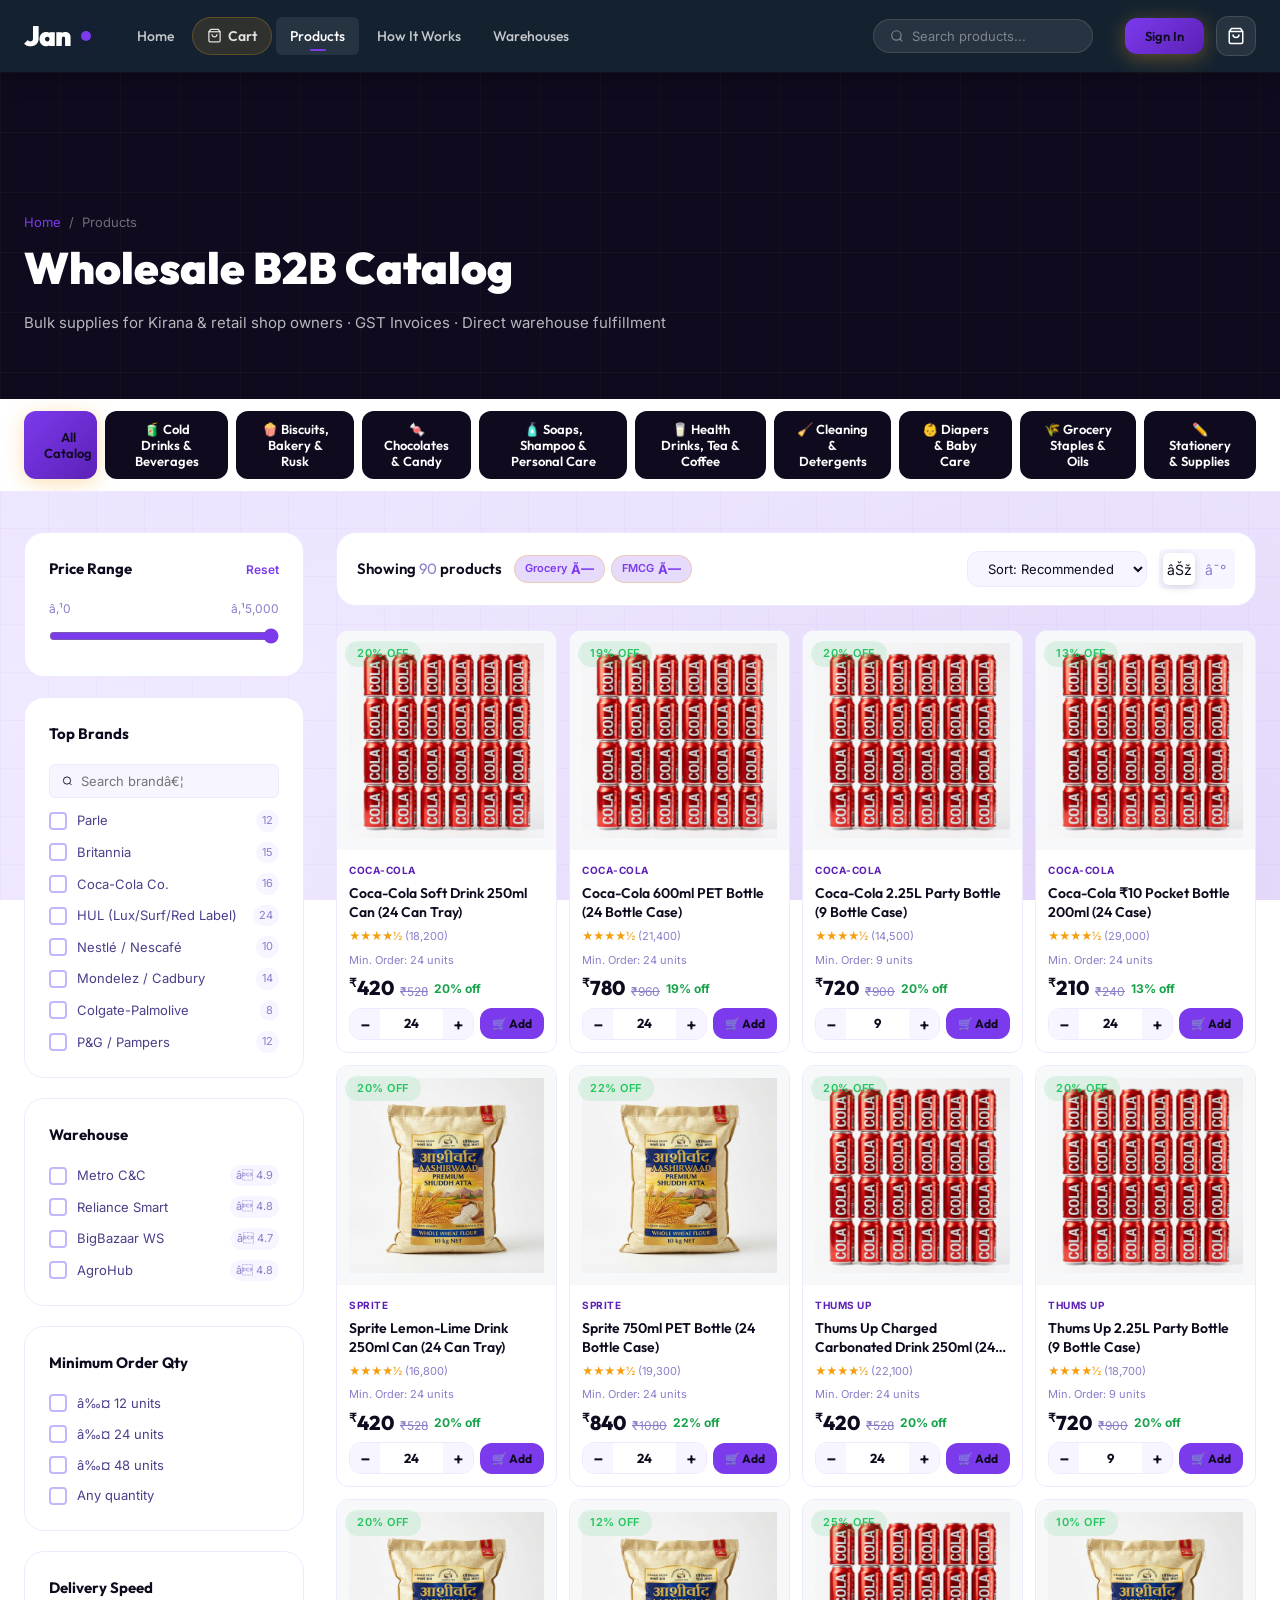
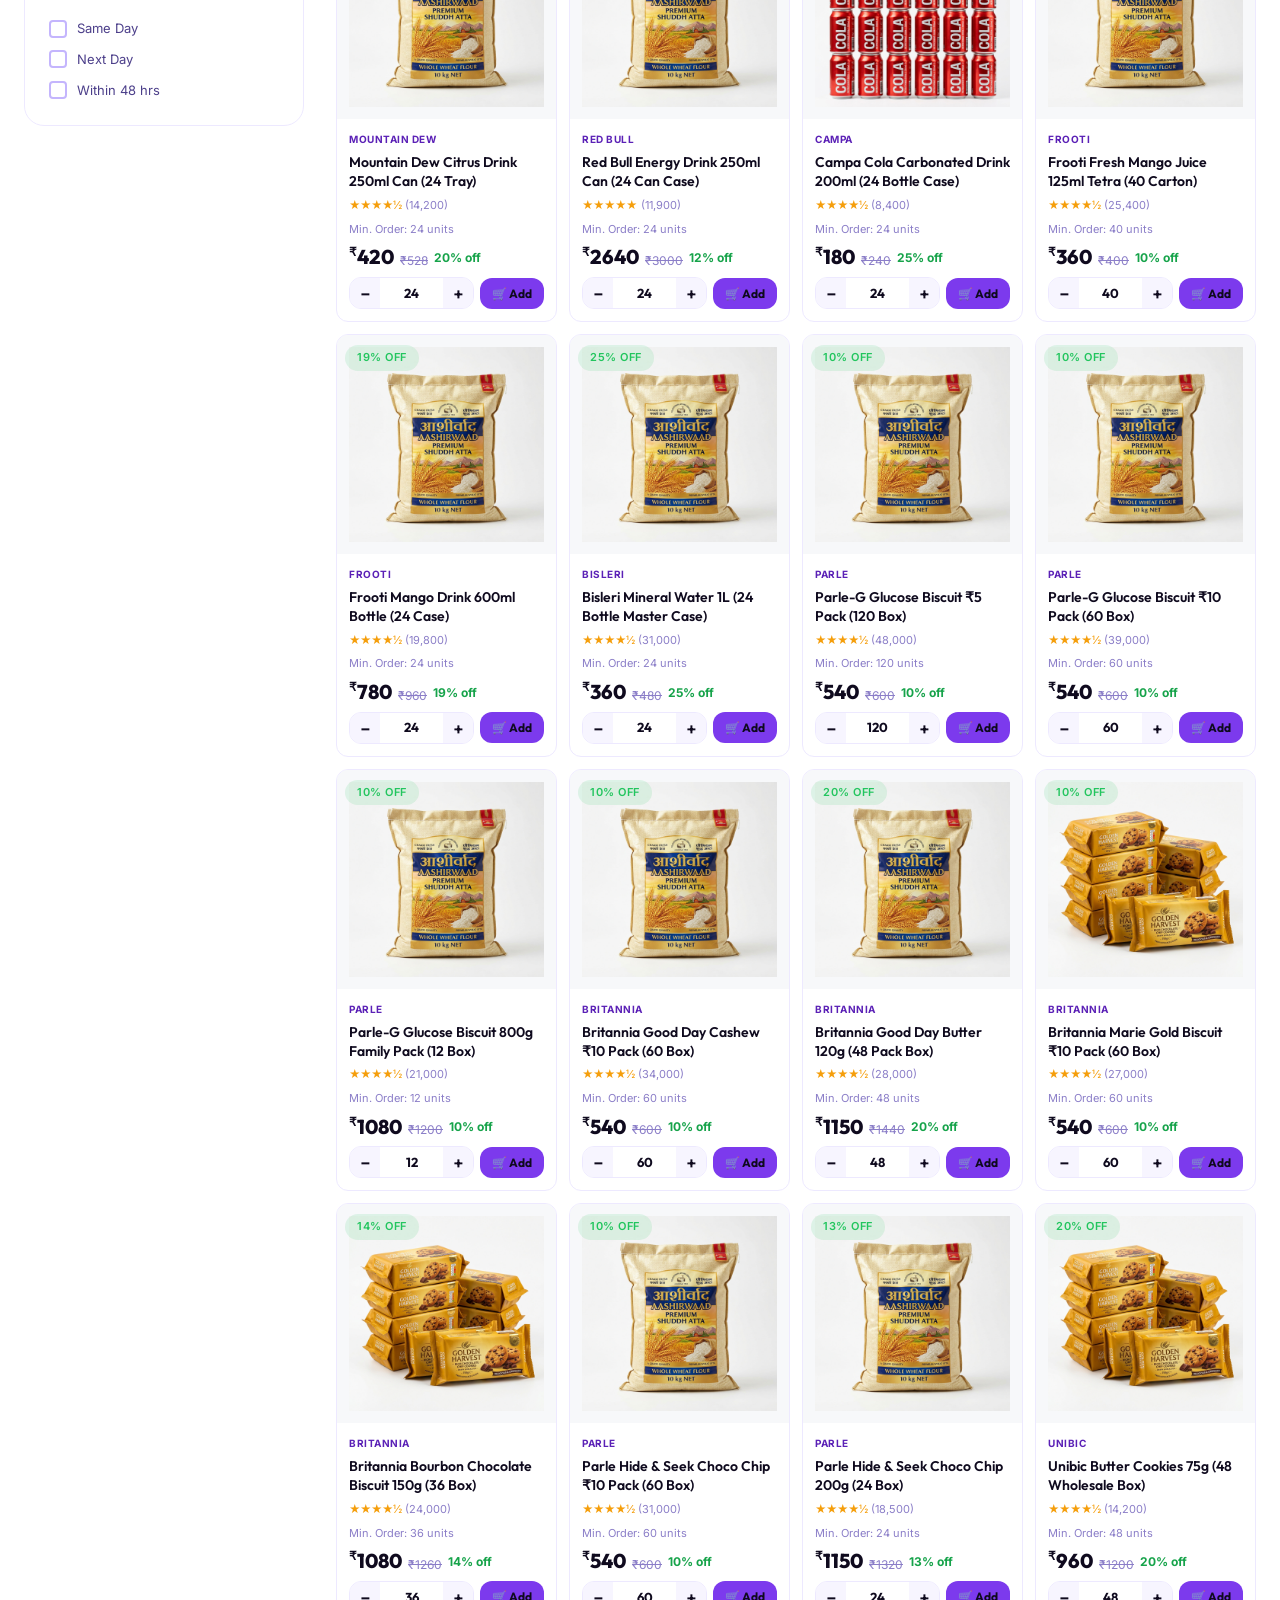
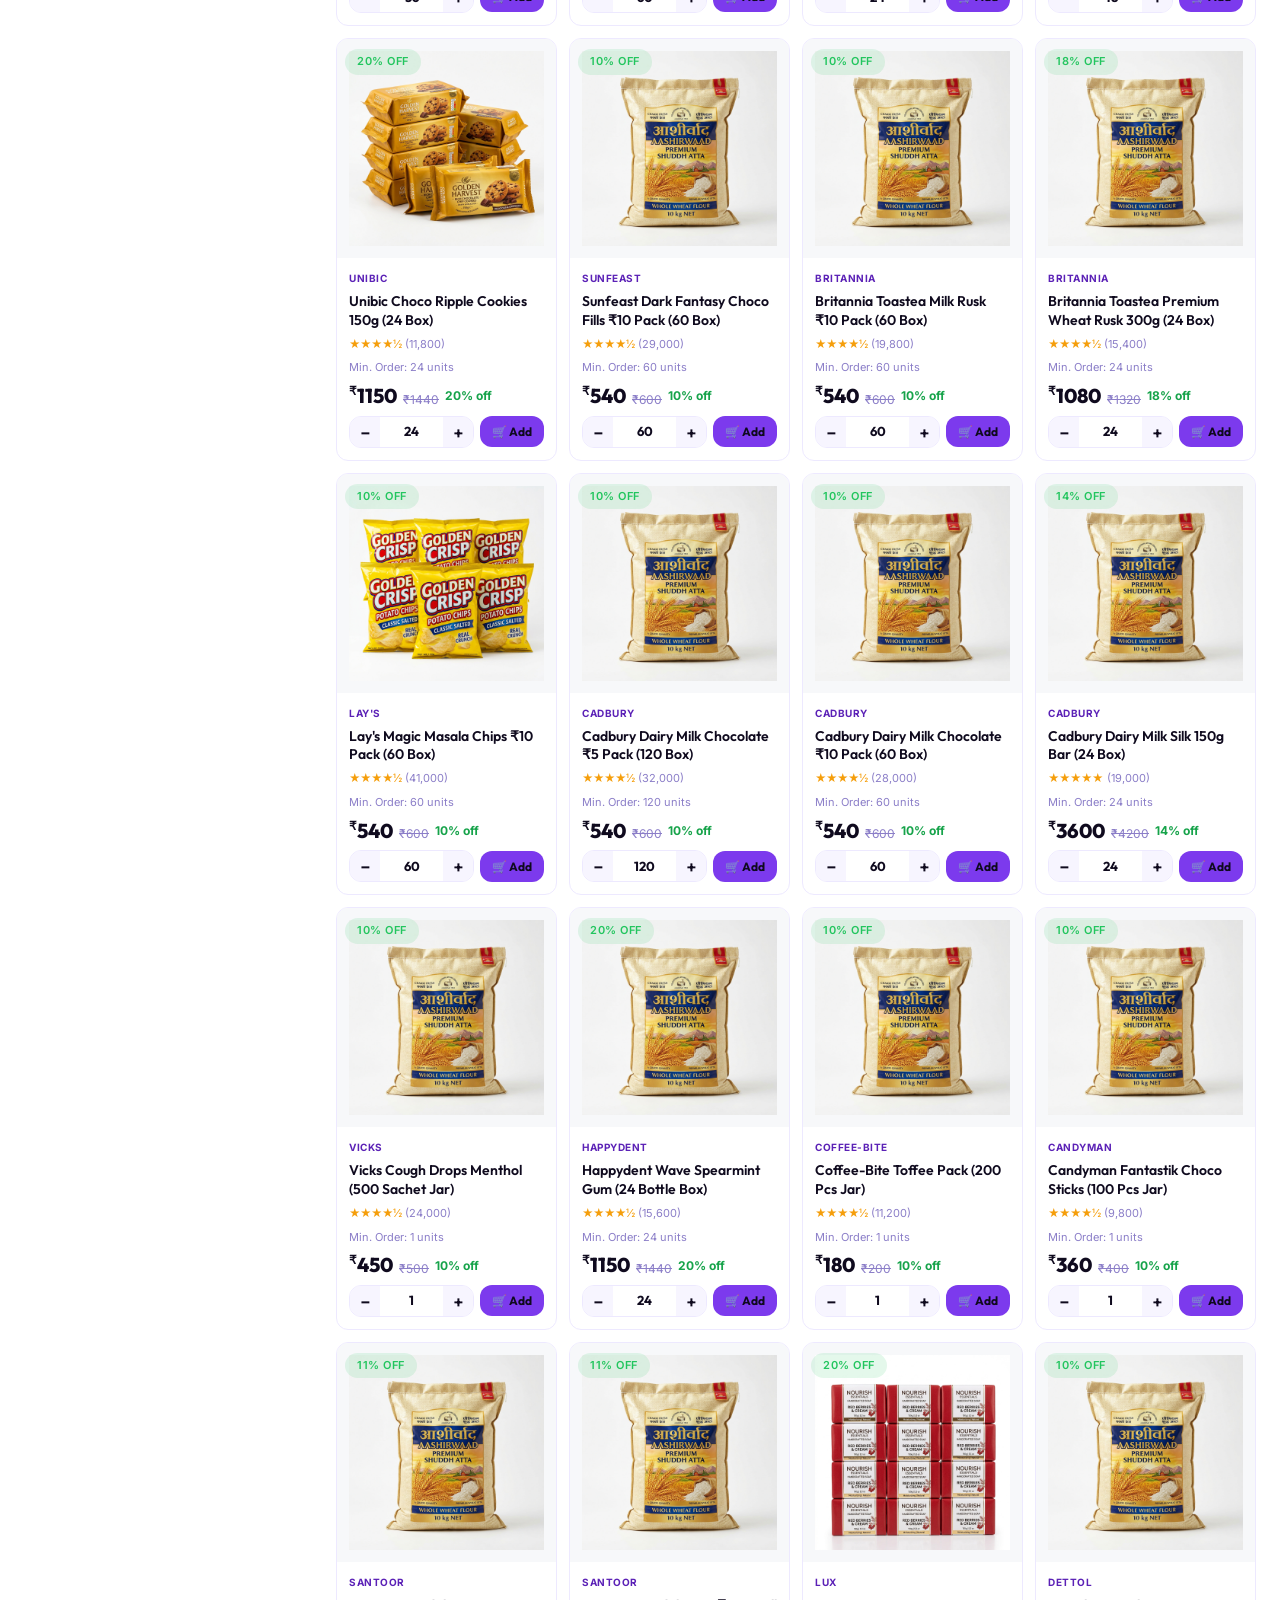
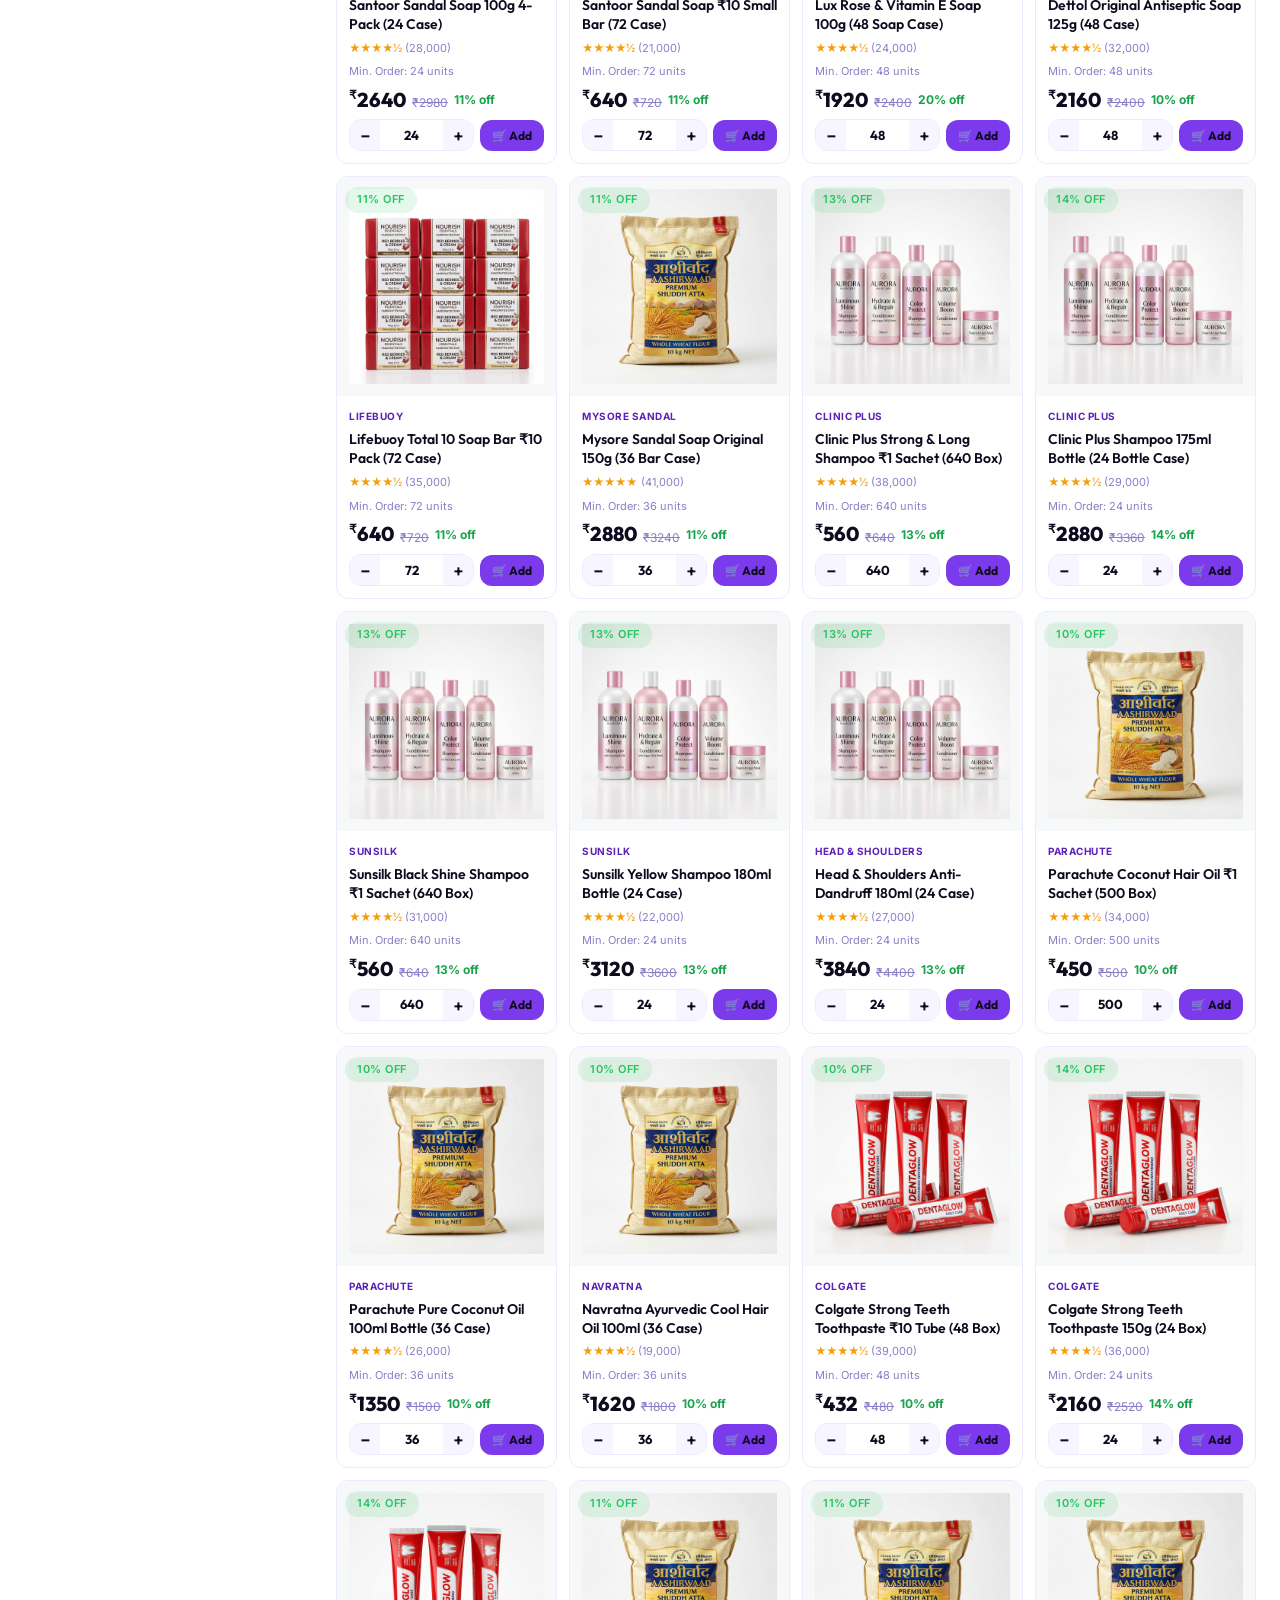
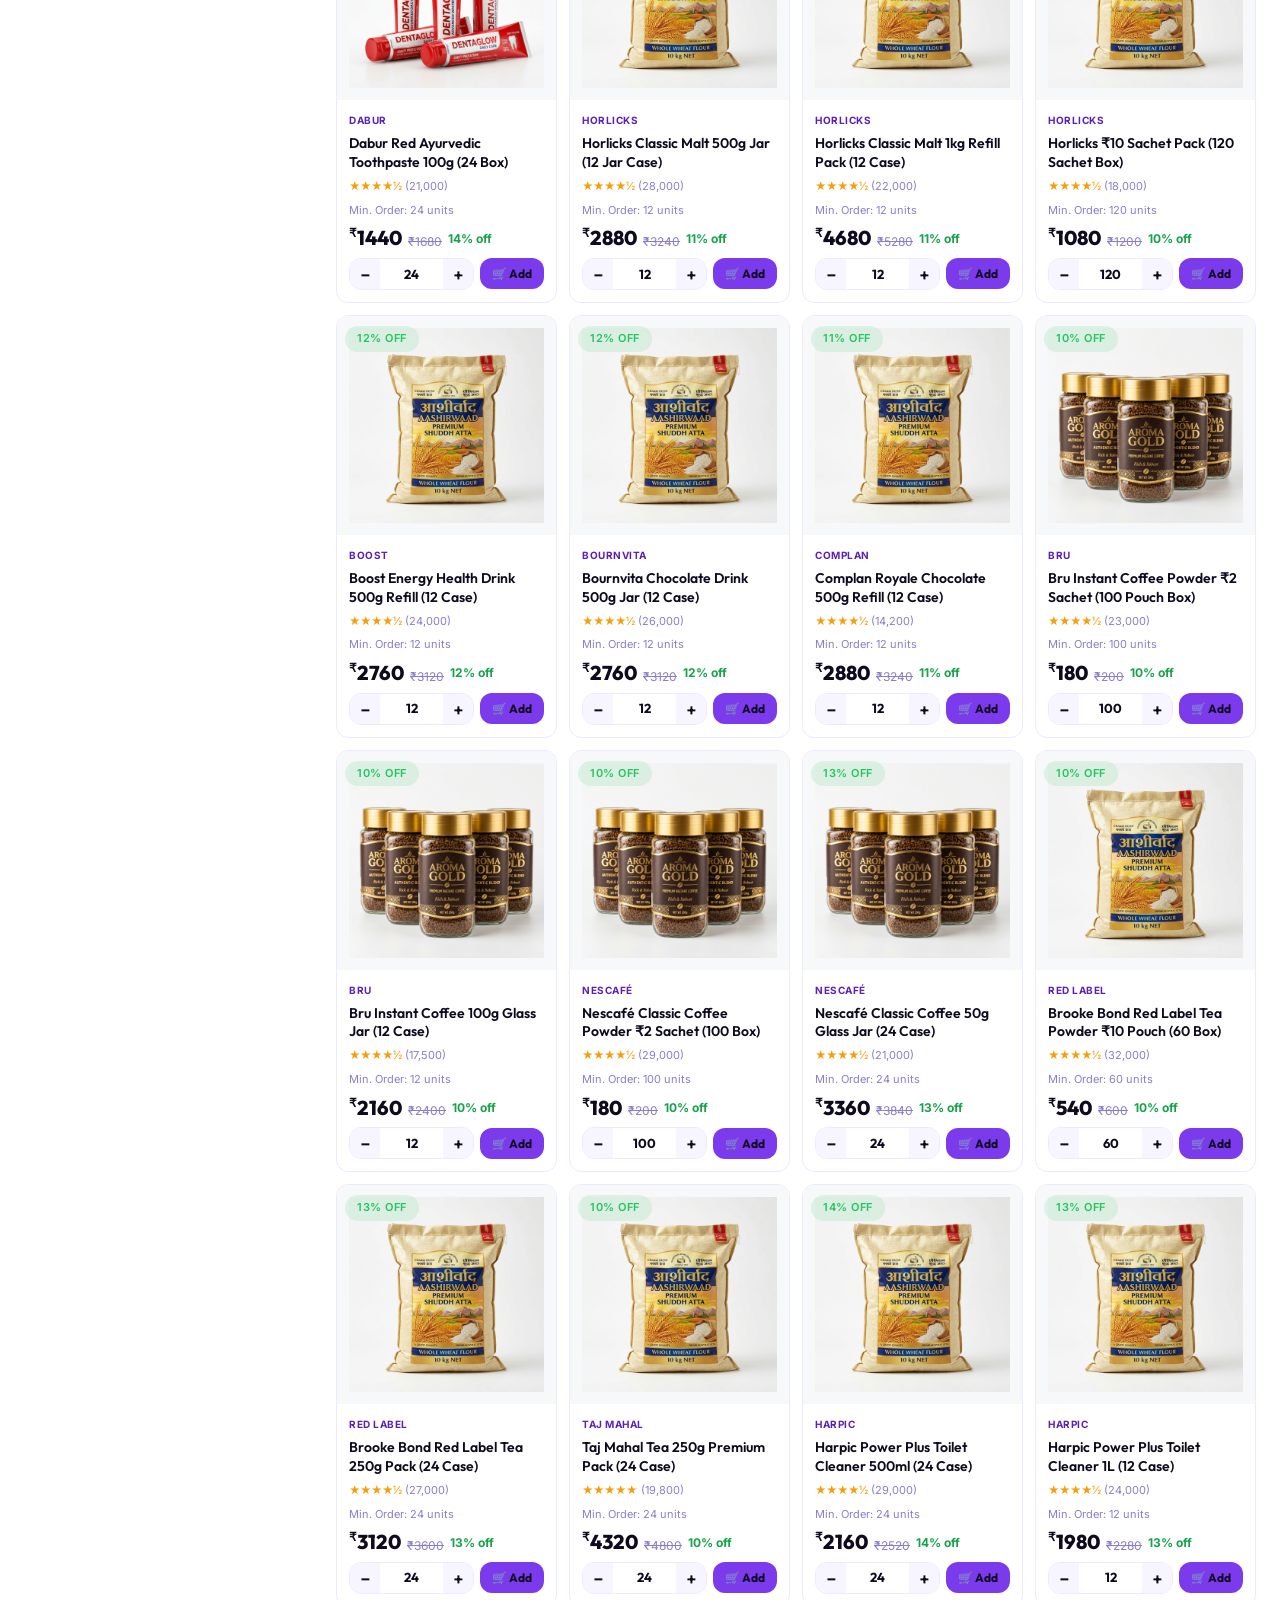
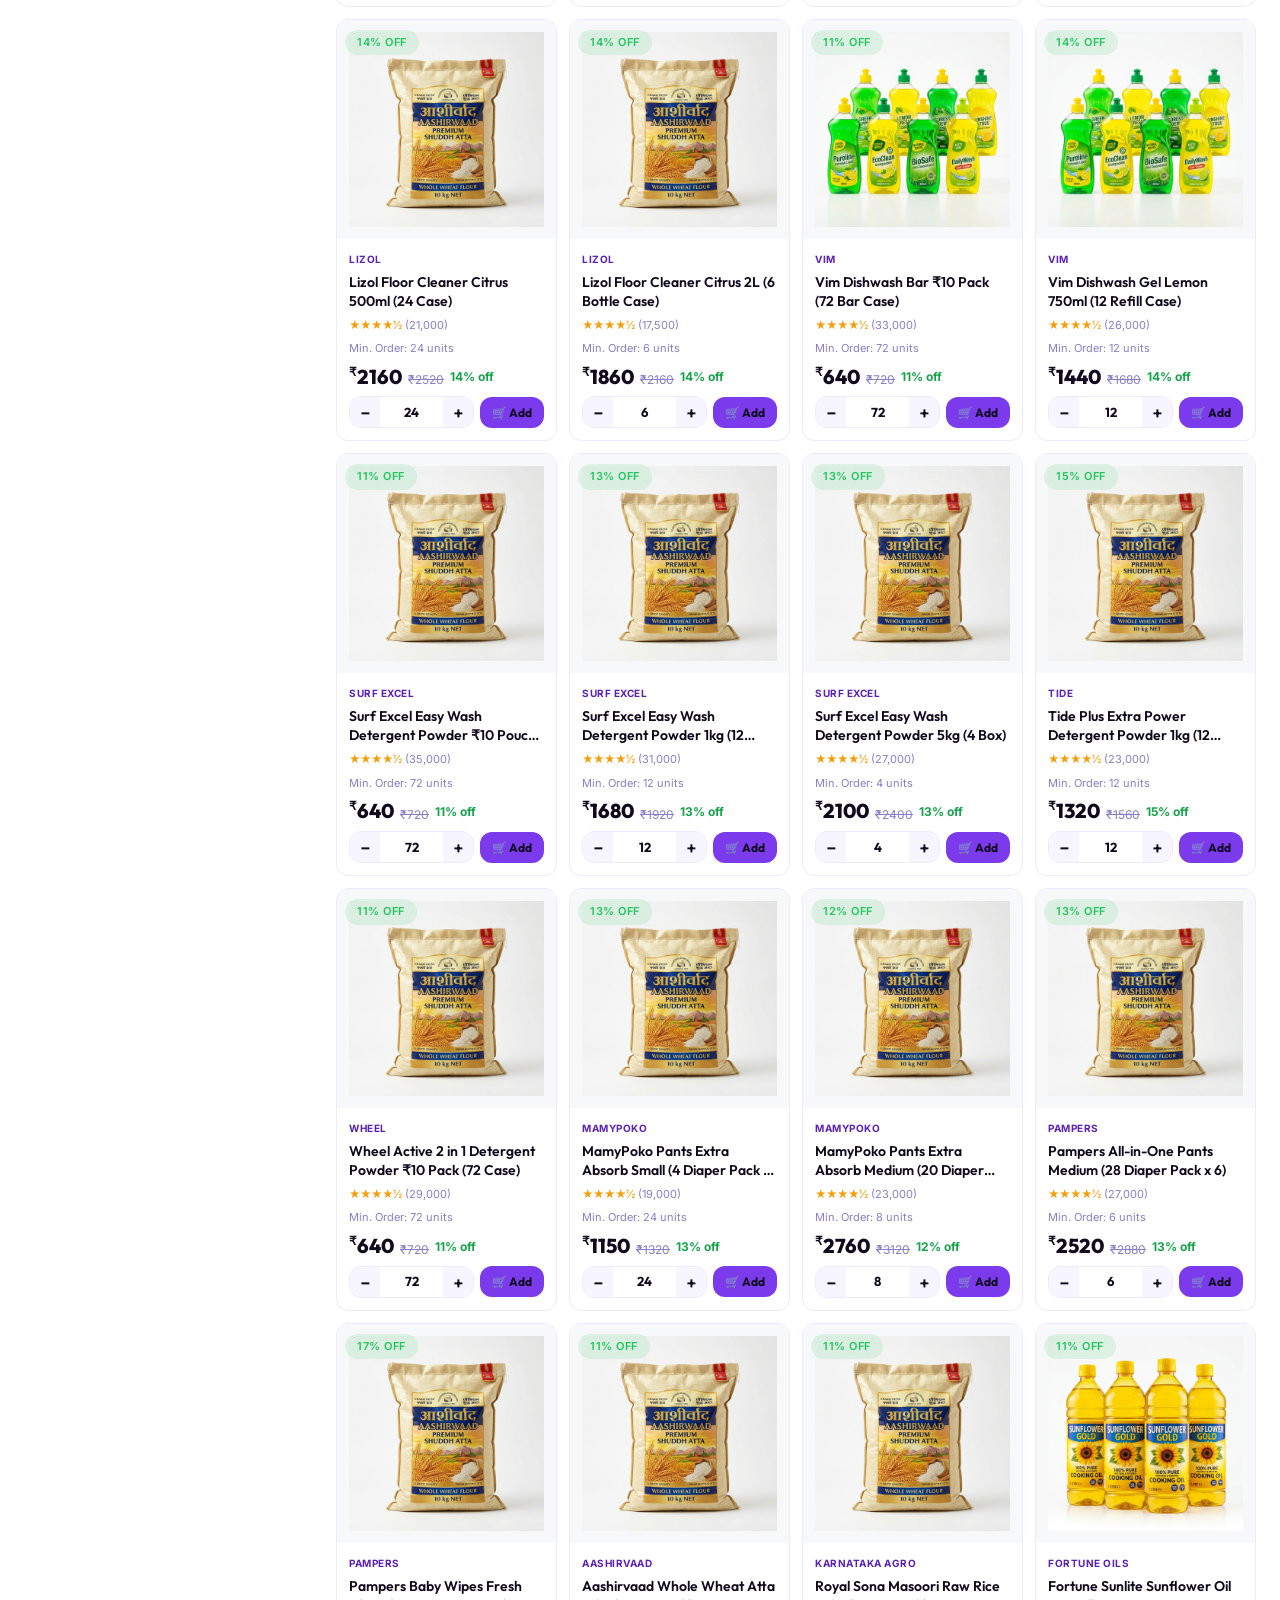
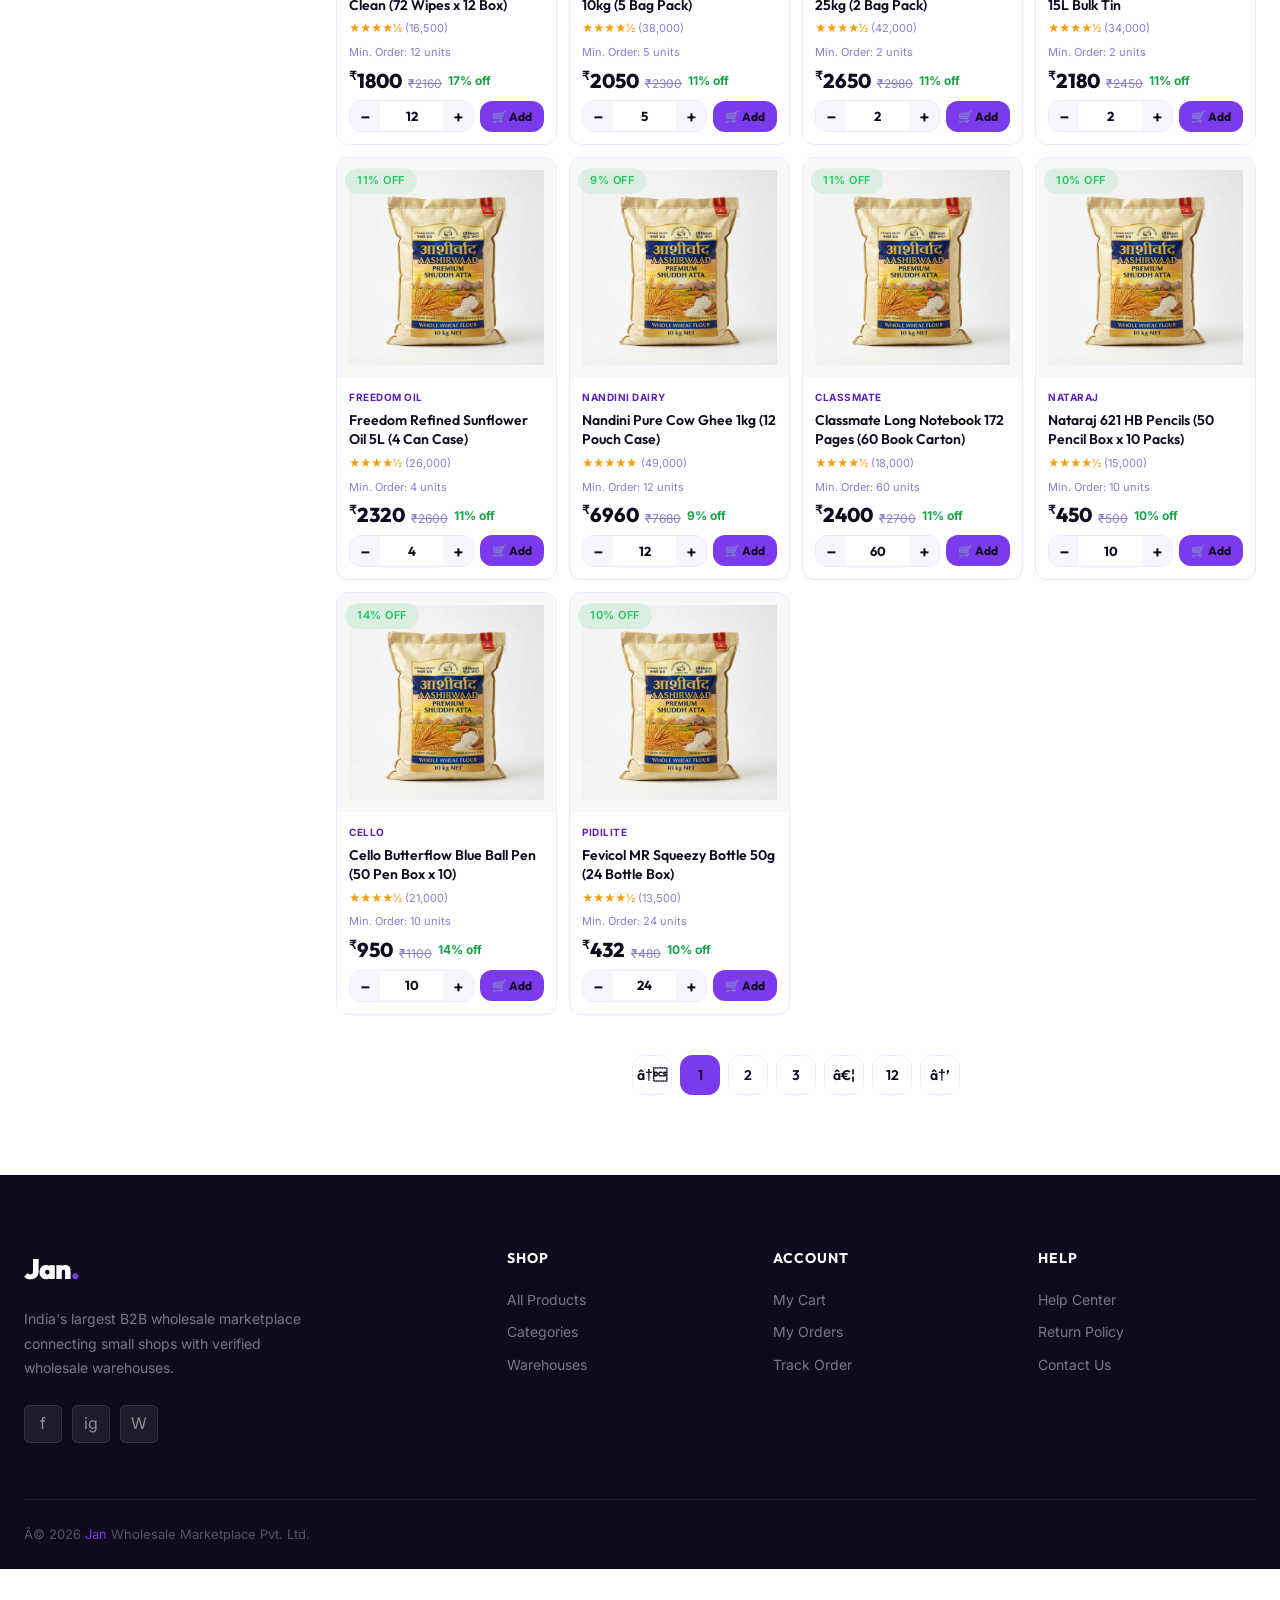
<file: products.html>
<!DOCTYPE html>
<html lang="en">
<head>
  <meta charset="UTF-8" />
  <meta name="viewport" content="width=device-width, initial-scale=1.0" />
  <title>Products â€” Jan Wholesale Marketplace</title>
  <meta name="description" content="Browse 50,000+ wholesale products. Groceries, FMCG, beverages, snacks, cleaning and more at unbeatable wholesale prices." />
  <link rel="stylesheet" href="css/style.css" />
  <link rel="stylesheet" href="css/amazon.css" />
  <link rel="stylesheet" href="css/mobile.css" />
</head>
<body>

  <!-- â”€â”€ Navbar â”€â”€ -->
  <nav class="navbar scrolled" id="navbar">
    <div class="navbar-inner">
      <a href="index.html" class="nav-logo" id="brand-logo">Jan<div class="logo-dot"></div></a>
      <div class="nav-links">
        <a href="index.html"    class="nav-link" id="nav-home">Home</a>
        <a href="cart.html" class="nav-cart-pill" id="nav-cart-pill" aria-label="Cart">
          <svg width="15" height="15" fill="none" stroke="currentColor" stroke-width="2" viewBox="0 0 24 24"><path d="M6 2L3 6v14a2 2 0 002 2h14a2 2 0 002-2V6l-3-4z"/><line x1="3" y1="6" x2="21" y2="6"/><path d="M16 10a4 4 0 01-8 0"/></svg>
          Cart
          <span class="cart-badge" style="display:none">0</span>
        </a>
        <a href="products.html" class="nav-link active" id="nav-products">Products</a>
        <a href="about.html"    class="nav-link" id="nav-about">How It Works</a>
        <a href="index.html#warehouses" class="nav-link" id="nav-wh">Warehouses</a>
      </div>
      <div class="nav-search">
        <svg width="14" height="14" fill="none" stroke="currentColor" stroke-width="2" viewBox="0 0 24 24"><circle cx="11" cy="11" r="8"/><path d="M21 21l-4.35-4.35"/></svg>
        <input type="text" placeholder="Search products..." id="search-input" oninput="liveSearch(this.value)" />
      </div>
      <div class="nav-actions">
        <div id="nav-user-widget">
          <button class="btn btn-primary btn-sm" onclick="openAuthModal('login')" id="nav-signin-btn">Sign In</button>
        </div>
        <a href="cart.html" class="nav-cart-btn" id="nav-cart-btn" aria-label="Cart">
          <svg width="18" height="18" fill="none" stroke="currentColor" stroke-width="2" viewBox="0 0 24 24"><path d="M6 2L3 6v14a2 2 0 002 2h14a2 2 0 002-2V6l-3-4z"/><line x1="3" y1="6" x2="21" y2="6"/><path d="M16 10a4 4 0 01-8 0"/></svg>
          <span class="cart-badge" style="display:none">0</span>
        </a>
      </div>
      <div class="hamburger" id="hamburger"><span></span><span></span><span></span></div>
    </div>
  </nav>

  <div class="mobile-nav" id="mobile-nav">
    <a href="index.html"    class="nav-link">Home</a>
    <a href="products.html" class="nav-link">Products</a>
    <a href="about.html"    class="nav-link">How It Works</a>
    <a href="cart.html"     class="nav-link">My Cart</a>
  </div>

  <!-- â”€â”€ Page Header â”€â”€ -->
  <div class="page-header">
    <div class="container page-header-inner">
      <div class="page-breadcrumb">
        <a href="index.html">Home</a> / <span>Products</span>
      </div>
      <h1 class="page-title">Wholesale B2B Catalog</h1>
      <p style="color:rgba(255,255,255,0.7);font-size:15px;margin-top:8px">Bulk supplies for Kirana & retail shop owners · GST Invoices · Direct warehouse fulfillment</p>
    </div>
  </div>

  <!-- ── Category Filter Tabs ── -->
  <div style="background:#fff;border-bottom:1px solid var(--grey-100);position:sticky;top:72px;z-index:90">
    <div class="container" style="display:flex;gap:8px;overflow-x:auto;padding-top:12px;padding-bottom:12px;scrollbar-width:none">
      <button class="cat-filter-btn btn btn-sm btn-primary active" id="filter-all" data-cat="all" onclick="filterByCategory('all')">All Catalog</button>
      <button class="cat-filter-btn btn btn-sm btn-dark" id="filter-beverages" data-cat="beverages" onclick="filterByCategory('beverages')">🧃 Cold Drinks & Beverages</button>
      <button class="cat-filter-btn btn btn-sm btn-dark" id="filter-snacks" data-cat="snacks" onclick="filterByCategory('snacks')">🍿 Biscuits, Bakery & Rusk</button>
      <button class="cat-filter-btn btn btn-sm btn-dark" id="filter-confectionery" data-cat="confectionery" onclick="filterByCategory('confectionery')">🍬 Chocolates & Candy</button>
      <button class="cat-filter-btn btn btn-sm btn-dark" id="filter-fmcg" data-cat="fmcg" onclick="filterByCategory('fmcg')">🧴 Soaps, Shampoo & Personal Care</button>
      <button class="cat-filter-btn btn btn-sm btn-dark" id="filter-health" data-cat="health" onclick="filterByCategory('health')">🥛 Health Drinks, Tea & Coffee</button>
      <button class="cat-filter-btn btn btn-sm btn-dark" id="filter-cleaning" data-cat="cleaning" onclick="filterByCategory('cleaning')">🧹 Cleaning & Detergents</button>
      <button class="cat-filter-btn btn btn-sm btn-dark" id="filter-baby" data-cat="baby" onclick="filterByCategory('baby')">👶 Diapers & Baby Care</button>
      <button class="cat-filter-btn btn btn-sm btn-dark" id="filter-grocery" data-cat="grocery" onclick="filterByCategory('grocery')">🌾 Grocery Staples & Oils</button>
      <button class="cat-filter-btn btn btn-sm btn-dark" id="filter-stationery" data-cat="stationery" onclick="filterByCategory('stationery')">✏️ Stationery & Supplies</button>
    </div>
  </div>

  <div class="container">
    <div class="products-layout">

      <!-- â”€â”€ Sidebar Filters â”€â”€ -->
      <aside class="sidebar">

        <div class="sidebar-card">
          <div class="sidebar-title">
            Price Range
            <button onclick="resetPrice()" id="reset-price-btn">Reset</button>
          </div>
          <div class="price-range-labels">
            <span>â‚¹0</span><span id="price-max-label">â‚¹5,000</span>
          </div>
          <input type="range" class="range-slider" id="price-range" min="0" max="5000" value="5000"
            oninput="document.getElementById('price-max-label').textContent='â‚¹'+this.value" />
        </div>

        <div class="sidebar-card">
          <div class="sidebar-title">Top Brands</div>
          <div class="filter-search">
            <svg width="12" height="12" fill="none" stroke="currentColor" stroke-width="2" viewBox="0 0 24 24"><circle cx="11" cy="11" r="8"/><path d="M21 21l-4.35-4.35"/></svg>
            <input type="text" placeholder="Search brandâ€¦" id="brand-search-input" />
          </div>
          <div class="checkbox-group" id="brand-filters">
            <label class="checkbox-item" for="b-parle">
              <input type="checkbox" id="b-parle" /> <div class="checkbox-box"></div>
              <span class="checkbox-label">Parle</span><span class="checkbox-count">12</span>
            </label>
            <label class="checkbox-item" for="b-britannia">
              <input type="checkbox" id="b-britannia" /> <div class="checkbox-box"></div>
              <span class="checkbox-label">Britannia</span><span class="checkbox-count">15</span>
            </label>
            <label class="checkbox-item" for="b-coca-cola">
              <input type="checkbox" id="b-coca-cola" /> <div class="checkbox-box"></div>
              <span class="checkbox-label">Coca-Cola Co.</span><span class="checkbox-count">16</span>
            </label>
            <label class="checkbox-item" for="b-hul">
              <input type="checkbox" id="b-hul" /> <div class="checkbox-box"></div>
              <span class="checkbox-label">HUL (Lux/Surf/Red Label)</span><span class="checkbox-count">24</span>
            </label>
            <label class="checkbox-item" for="b-nestle">
              <input type="checkbox" id="b-nestle" /> <div class="checkbox-box"></div>
              <span class="checkbox-label">Nestlé / Nescafé</span><span class="checkbox-count">10</span>
            </label>
            <label class="checkbox-item" for="b-cadbury">
              <input type="checkbox" id="b-cadbury" /> <div class="checkbox-box"></div>
              <span class="checkbox-label">Mondelez / Cadbury</span><span class="checkbox-count">14</span>
            </label>
            <label class="checkbox-item" for="b-colgate">
              <input type="checkbox" id="b-colgate" /> <div class="checkbox-box"></div>
              <span class="checkbox-label">Colgate-Palmolive</span><span class="checkbox-count">8</span>
            </label>
            <label class="checkbox-item" for="b-pampers">
              <input type="checkbox" id="b-pampers" /> <div class="checkbox-box"></div>
              <span class="checkbox-label">P&G / Pampers</span><span class="checkbox-count">12</span>
            </label>
          </div>
        </div>

        <div class="sidebar-card">
          <div class="sidebar-title">Warehouse</div>
          <div class="checkbox-group">
            <label class="checkbox-item" for="wh-metro">
              <input type="checkbox" id="wh-metro" /> <div class="checkbox-box"></div>
              <span class="checkbox-label">Metro C&C</span><span class="checkbox-count">â­ 4.9</span>
            </label>
            <label class="checkbox-item" for="wh-rel">
              <input type="checkbox" id="wh-rel" /> <div class="checkbox-box"></div>
              <span class="checkbox-label">Reliance Smart</span><span class="checkbox-count">â­ 4.8</span>
            </label>
            <label class="checkbox-item" for="wh-bb">
              <input type="checkbox" id="wh-bb" /> <div class="checkbox-box"></div>
              <span class="checkbox-label">BigBazaar WS</span><span class="checkbox-count">â­ 4.7</span>
            </label>
            <label class="checkbox-item" for="wh-agro">
              <input type="checkbox" id="wh-agro" /> <div class="checkbox-box"></div>
              <span class="checkbox-label">AgroHub</span><span class="checkbox-count">â­ 4.8</span>
            </label>
          </div>
        </div>

        <div class="sidebar-card">
          <div class="sidebar-title">Minimum Order Qty</div>
          <div class="checkbox-group">
            <label class="checkbox-item" for="moq-12">
              <input type="checkbox" id="moq-12" /> <div class="checkbox-box"></div>
              <span class="checkbox-label">â‰¤ 12 units</span>
            </label>
            <label class="checkbox-item" for="moq-24">
              <input type="checkbox" id="moq-24" /> <div class="checkbox-box"></div>
              <span class="checkbox-label">â‰¤ 24 units</span>
            </label>
            <label class="checkbox-item" for="moq-48">
              <input type="checkbox" id="moq-48" /> <div class="checkbox-box"></div>
              <span class="checkbox-label">â‰¤ 48 units</span>
            </label>
            <label class="checkbox-item" for="moq-any">
              <input type="checkbox" id="moq-any" /> <div class="checkbox-box"></div>
              <span class="checkbox-label">Any quantity</span>
            </label>
          </div>
        </div>

        <div class="sidebar-card">
          <div class="sidebar-title">Delivery Speed</div>
          <div class="checkbox-group">
            <label class="checkbox-item" for="del-same">
              <input type="checkbox" id="del-same" /> <div class="checkbox-box"></div>
              <span class="checkbox-label">Same Day</span>
            </label>
            <label class="checkbox-item" for="del-next">
              <input type="checkbox" id="del-next" /> <div class="checkbox-box"></div>
              <span class="checkbox-label">Next Day</span>
            </label>
            <label class="checkbox-item" for="del-48">
              <input type="checkbox" id="del-48" /> <div class="checkbox-box"></div>
              <span class="checkbox-label">Within 48 hrs</span>
            </label>
          </div>
        </div>

      </aside>

      <!-- â”€â”€ Products Content â”€â”€ -->
      <div>
        <div class="products-toolbar">
          <div class="toolbar-left">
            <div class="toolbar-count">Showing <span id="product-count">48</span> products</div>
            <div class="active-filters" id="active-filters">
              <span class="active-filter">Grocery <span class="remove" onclick="removeFilter(this)">Ã—</span></span>
              <span class="active-filter">FMCG <span class="remove" onclick="removeFilter(this)">Ã—</span></span>
            </div>
          </div>
          <div class="toolbar-right">
            <select class="sort-select" id="sort-select-products">
              <option value="default">Sort: Recommended</option>
              <option value="price-asc">Price: Low to High</option>
              <option value="price-desc">Price: High to Low</option>
              <option value="popular">Most Popular</option>
              <option value="newest">Newest First</option>
            </select>
            <div class="view-toggle">
              <button class="view-btn active" id="grid-view-btn" data-view="grid" title="Grid view">âŠž</button>
              <button class="view-btn" id="list-view-btn" data-view="list" title="List view">â˜°</button>
            </div>
          </div>
        </div>

        <div class="amz-products-grid" id="products-full-grid" style="grid-template-columns:repeat(auto-fill,minmax(210px,1fr))">
          <!-- Rendered by JS on DOMContentLoaded -->


        </div><!-- /products-full-grid -->

        <!-- Pagination -->
        <div class="pagination">
          <button class="page-btn" id="page-prev" onclick="changePage(-1)">â†</button>
          <button class="page-btn active" id="page-1" onclick="setPage(1)">1</button>
          <button class="page-btn" id="page-2" onclick="setPage(2)">2</button>
          <button class="page-btn" id="page-3" onclick="setPage(3)">3</button>
          <button class="page-btn" id="page-dots">â€¦</button>
          <button class="page-btn" id="page-12" onclick="setPage(12)">12</button>
          <button class="page-btn" id="page-next" onclick="changePage(1)">â†’</button>
        </div>
      </div><!-- /products content -->

    </div><!-- /products-layout -->
  </div><!-- /container -->

  <!-- â”€â”€ Footer â”€â”€ -->
  <footer class="footer" style="margin-top:0">
    <div class="container">
      <div class="footer-grid">
        <div class="footer-brand">
          <div class="logo">Jan<span>.</span></div>
          <p class="footer-desc">India's largest B2B wholesale marketplace connecting small shops with verified wholesale warehouses.</p>
          <div class="social-links">
            <a href="#" class="social-link" id="f-social-fb">f</a>
            <a href="#" class="social-link" id="f-social-ig">ig</a>
            <a href="#" class="social-link" id="f-social-wa">W</a>
          </div>
        </div>
        <div>
          <div class="footer-col-title">Shop</div>
          <div class="footer-links">
            <a href="products.html" class="footer-link">All Products</a>
            <a href="index.html#categories" class="footer-link">Categories</a>
            <a href="index.html#warehouses" class="footer-link">Warehouses</a>
          </div>
        </div>
        <div>
          <div class="footer-col-title">Account</div>
          <div class="footer-links">
            <a href="cart.html" class="footer-link">My Cart</a>
            <a href="#" class="footer-link">My Orders</a>
            <a href="#" class="footer-link">Track Order</a>
          </div>
        </div>
        <div>
          <div class="footer-col-title">Help</div>
          <div class="footer-links">
            <a href="#" class="footer-link">Help Center</a>
            <a href="#" class="footer-link">Return Policy</a>
            <a href="#" class="footer-link">Contact Us</a>
          </div>
        </div>
      </div>
      <div class="footer-bottom">
        <div class="footer-copy">Â© 2026 <span>Jan</span> Wholesale Marketplace Pvt. Ltd.</div>
      </div>
    </div>
  </footer>

  <button class="scroll-top" id="scroll-top-btn">â†‘</button>

<!-- Auth Modal -->
<div class="auth-overlay" id="auth-overlay">
  <div class="auth-modal" id="auth-modal">
    <div class="auth-modal-header">
      <div class="auth-modal-logo">Jan<span>.</span></div>
      <div class="auth-modal-tagline">India's Wholesale Marketplace</div>
      <button class="auth-close" onclick="closeAuthModal()" aria-label="Close">âœ•</button>
      <div class="auth-tabs" style="margin-top:16px">
        <button class="auth-tab active" data-tab="login" onclick="switchAuthTab('login')" id="tab-login">Sign In</button>
        <button class="auth-tab" data-tab="register" onclick="switchAuthTab('register')" id="tab-register">Register Free</button>
      </div>
    </div>
    <div class="auth-modal-body">
      <form class="auth-form" id="login-form-section" style="display:flex;flex-direction:column;gap:14px">
        <div class="form-group">
          <label class="form-label" for="login-mobile">Mobile Number / Email</label>
          <input class="auth-input" type="text" id="login-mobile" placeholder="Enter mobile or email" required />
        </div>
        <div class="form-group">
          <label class="form-label" for="login-pass">Password</label>
          <input class="auth-input" type="password" id="login-pass" placeholder="Enter password" required />
        </div>
        <button type="submit" class="auth-submit-btn" id="login-submit-btn" onclick="handleLogin(event)">Sign In to Jan</button>
        <div class="auth-switch">New to Jan? <button type="button" onclick="switchAuthTab('register')">Create free account â†’</button></div>
      </form>
      <form class="auth-form" id="register-form-section" style="display:none;flex-direction:column;gap:14px">
        <div class="form-group">
          <label class="form-label" for="reg-name">Your Full Name *</label>
          <input class="auth-input" type="text" id="reg-name" placeholder="e.g. Ramesh Kumar" required />
        </div>
        <div class="form-group">
          <label class="form-label" for="reg-shop">Shop Name *</label>
          <input class="auth-input" type="text" id="reg-shop" placeholder="e.g. Raju General Store" required />
        </div>
        <div class="form-group">
          <label class="form-label" for="reg-mobile">Mobile * (10 digits)</label>
          <input class="auth-input" type="tel" id="reg-mobile" placeholder="Mobile number" maxlength="10" required />
        </div>
        <div class="form-group">
          <label class="form-label" for="reg-city">City</label>
          <input class="auth-input" type="text" id="reg-city" placeholder="Your city" />
        </div>
        <div class="form-group">
          <label class="form-label" for="reg-pass">Password * (min 6 chars)</label>
          <input class="auth-input" type="password" id="reg-pass" placeholder="Create a strong password" required minlength="6" />
        </div>
        <button type="submit" class="auth-submit-btn" id="register-submit-btn" onclick="handleRegister(event)">ðŸŽ‰ Create Free Account</button>
        <div class="auth-switch">Already have an account? <button type="button" onclick="switchAuthTab('login')">Sign In â†’</button></div>
      </form>
    </div>
  </div>
</div>

  <script src="js/main.js"></script>
  <script>
    // Render products grid dynamically using the PRODUCTS array
    document.addEventListener('DOMContentLoaded', () => {
      const grid = document.getElementById('products-full-grid');
      if (grid) {
        grid.innerHTML = PRODUCTS.map(p => buildAmzCard(p)).join('');
        document.getElementById('product-count').textContent = PRODUCTS.length;
      }

      // Auto-filter from URL
      const urlCat = new URLSearchParams(window.location.search).get('cat');
      if (urlCat) setTimeout(() => filterByCategory(urlCat), 150);
    });

    // Live search (works on .amz-card)
    function liveSearch(query) {
      homepageSearch(query);
      const visible = [...document.querySelectorAll('.amz-card')].filter(c => c.style.display !== 'none').length;
      document.getElementById('product-count').textContent = visible;
    }

    function removeFilter(el) {
      el.parentElement.remove();
    }

    function resetPrice() {
      const r = document.getElementById('price-range');
      if (r) { r.value = 5000; document.getElementById('price-max-label').textContent = 'â‚¹5,000'; }
    }

    let currentPage = 1;
    function setPage(n) {
      currentPage = n;
      document.querySelectorAll('.page-btn').forEach(b => b.classList.remove('active'));
      document.getElementById('page-' + n)?.classList.add('active');
      window.scrollTo({ top: 0, behavior: 'smooth' });
      showToast('ðŸ“„ Page ' + n + ' loaded');
    }
    function changePage(d) {
      setPage(Math.max(1, Math.min(12, currentPage + d)));
    }
  </script>

<!-- Mobile Bottom Nav Bar -->
<nav class="mobile-bottom-nav" id="mobile-bottom-nav" aria-label="Mobile navigation">
  <a href="index.html" class="mobile-bottom-nav-item" id="mbnav-home">
    <svg viewBox="0 0 24 24"><path d="M3 9.5L12 3l9 6.5V20a1 1 0 01-1 1H5a1 1 0 01-1-1V9.5z"/><path d="M9 21V12h6v9"/></svg>
    Home
  </a>
  <a href="products.html" class="mobile-bottom-nav-item active" id="mbnav-products">
    <svg viewBox="0 0 24 24"><rect x="3" y="3" width="7" height="7" rx="1"/><rect x="14" y="3" width="7" height="7" rx="1"/><rect x="3" y="14" width="7" height="7" rx="1"/><rect x="14" y="14" width="7" height="7" rx="1"/></svg>
    Products
  </a>
  <a href="cart.html" class="mobile-bottom-nav-item" id="mbnav-cart">
    <svg viewBox="0 0 24 24"><path d="M6 2L3 6v14a2 2 0 002 2h14a2 2 0 002-2V6l-3-4z"/><line x1="3" y1="6" x2="21" y2="6"/><path d="M16 10a4 4 0 01-8 0"/></svg>
    <span class="mnav-badge" id="mnav-cart-badge" style="display:none">0</span>
    Cart
  </a>
  <a href="purchases.html" class="mobile-bottom-nav-item" id="mbnav-orders">
    <svg viewBox="0 0 24 24"><path d="M9 5H7a2 2 0 00-2 2v12a2 2 0 002 2h10a2 2 0 002-2V7a2 2 0 00-2-2h-2"/><rect x="9" y="3" width="6" height="4" rx="1"/><path d="M9 12h6M9 16h4"/></svg>
    Orders
  </a>
  <a href="about.html" class="mobile-bottom-nav-item" id="mbnav-about">
    <svg viewBox="0 0 24 24"><circle cx="12" cy="12" r="10"/><path d="M12 16v-4M12 8h.01"/></svg>
    Info
  </a>
</nav>
</body>
</html>
</file>
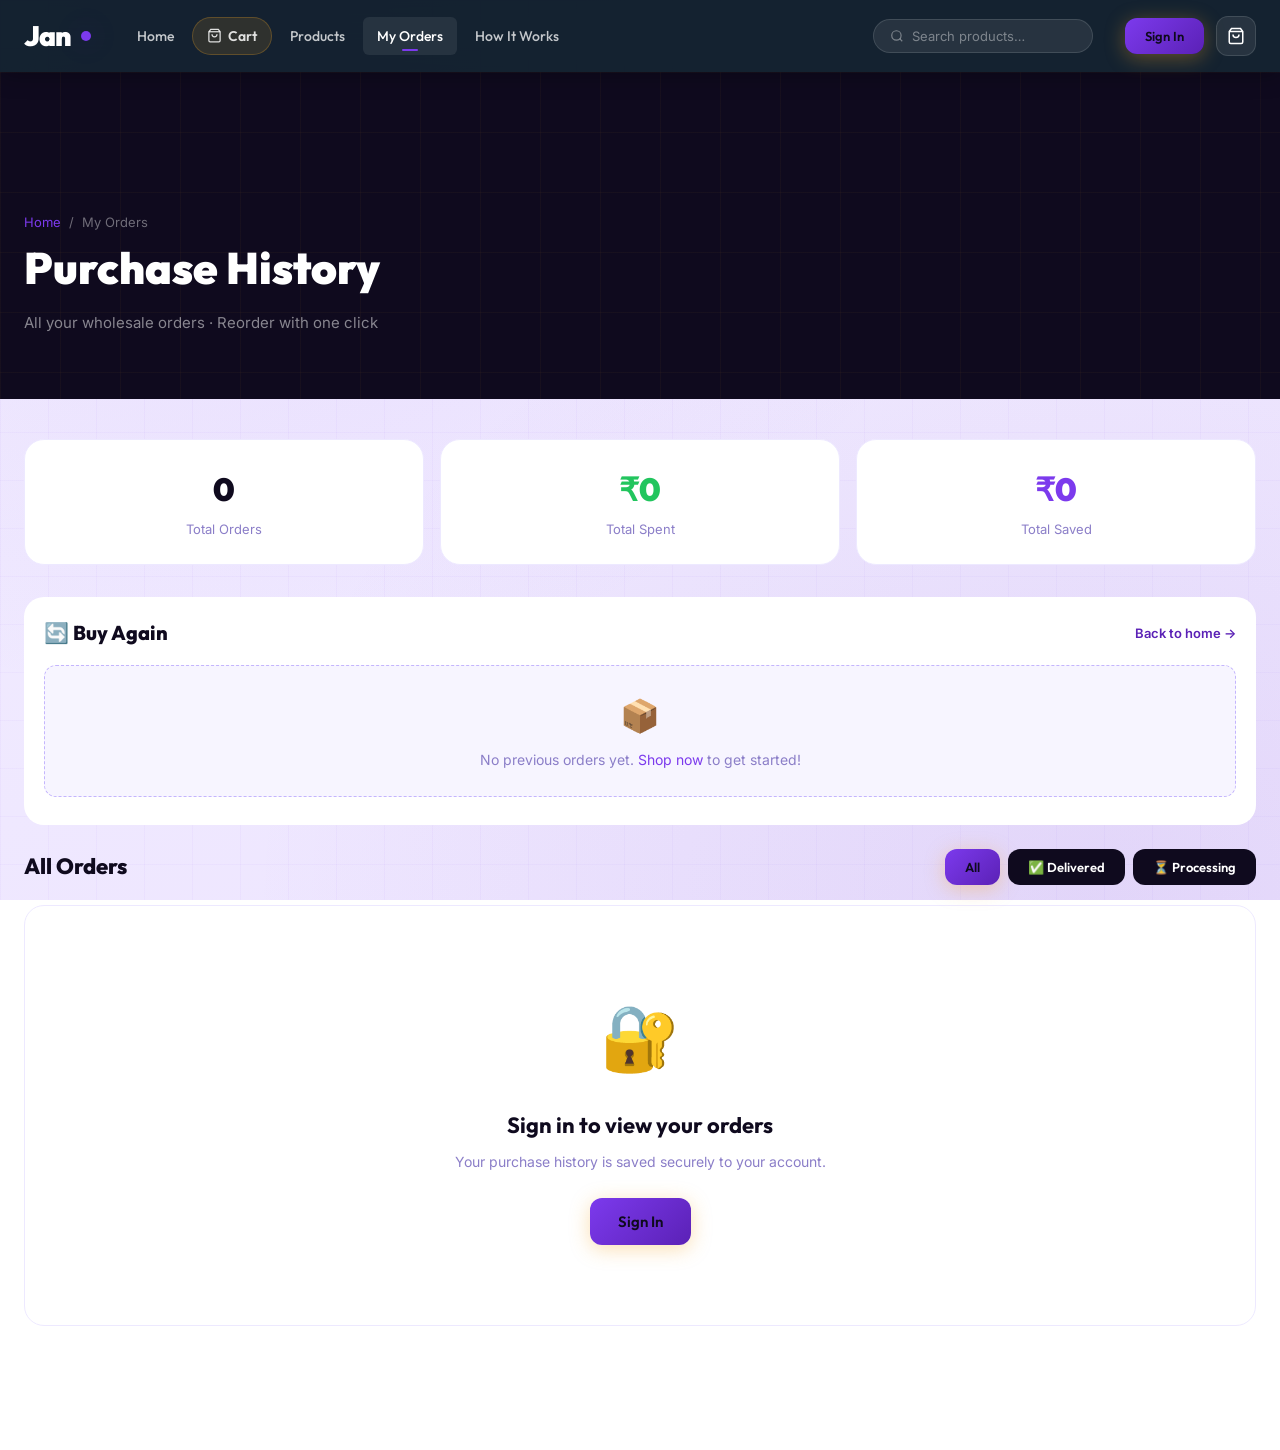
<file: purchases.html>
﻿<!DOCTYPE html>
<html lang="en">
<head>
  <meta charset="UTF-8" />
  <meta name="viewport" content="width=device-width, initial-scale=1.0" />
  <title>My Orders — Jan Wholesale Marketplace</title>
  <meta name="description" content="View your complete purchase history and quickly reorder wholesale products from Jan." />
  <link rel="stylesheet" href="css/style.css" />
  <link rel="stylesheet" href="css/amazon.css" />
  <link rel="stylesheet" href="css/mobile.css" />
</head>
<body>

<nav class="navbar scrolled" id="navbar">
  <div class="navbar-inner">
    <a href="index.html" class="nav-logo" id="brand-logo">Jan<div class="logo-dot"></div></a>
    <div class="nav-links">
      <a href="index.html"      class="nav-link" id="nav-home">Home</a>
      <a href="cart.html" class="nav-cart-pill" id="nav-cart-pill" aria-label="Cart">
        <svg width="15" height="15" fill="none" stroke="currentColor" stroke-width="2" viewBox="0 0 24 24"><path d="M6 2L3 6v14a2 2 0 002 2h14a2 2 0 002-2V6l-3-4z"/><line x1="3" y1="6" x2="21" y2="6"/><path d="M16 10a4 4 0 01-8 0"/></svg>
        Cart
        <span class="cart-badge" style="display:none">0</span>
      </a>
      <a href="products.html"   class="nav-link" id="nav-products">Products</a>
      <a href="purchases.html"  class="nav-link active" id="nav-orders">My Orders</a>
      <a href="about.html"      class="nav-link" id="nav-about">How It Works</a>
    </div>
    <div class="nav-search">
      <svg width="14" height="14" fill="none" stroke="currentColor" stroke-width="2" viewBox="0 0 24 24"><circle cx="11" cy="11" r="8"/><path d="M21 21l-4.35-4.35"/></svg>
      <input type="text" placeholder="Search products…" id="nav-search-input" />
    </div>
    <div class="nav-actions">
      <div id="nav-user-widget">
        <button class="btn btn-primary btn-sm" onclick="openAuthModal('login')" id="nav-signin-btn">Sign In</button>
      </div>
      <a href="cart.html" class="nav-cart-btn" id="nav-cart-btn">
        <svg width="18" height="18" fill="none" stroke="currentColor" stroke-width="2" viewBox="0 0 24 24"><path d="M6 2L3 6v14a2 2 0 002 2h14a2 2 0 002-2V6l-3-4z"/><line x1="3" y1="6" x2="21" y2="6"/><path d="M16 10a4 4 0 01-8 0"/></svg>
        <span class="cart-badge" style="display:none">0</span>
      </a>
    </div>
    <div class="hamburger" id="hamburger"><span></span><span></span><span></span></div>
  </div>
</nav>

<div class="mobile-nav" id="mobile-nav">
  <a href="index.html"     class="nav-link">Home</a>
  <a href="products.html"  class="nav-link">Products</a>
  <a href="purchases.html" class="nav-link">My Orders</a>
  <a href="cart.html"      class="nav-link">My Cart</a>
</div>

<!-- Page Header -->
<div class="page-header">
  <div class="container page-header-inner">
    <div class="page-breadcrumb">
      <a href="index.html">Home</a> / <span>My Orders</span>
    </div>
    <h1 class="page-title">Purchase History</h1>
    <p style="color:rgba(255,255,255,0.5);font-size:15px;margin-top:8px">All your wholesale orders · Reorder with one click</p>
  </div>
</div>

<div class="container" style="padding-top:40px;padding-bottom:80px">

  <!-- Stats Row -->
  <div id="orders-stats-row" style="display:grid;grid-template-columns:repeat(3,1fr);gap:16px;margin-bottom:32px">
    <div style="background:#fff;border-radius:var(--radius-lg);padding:24px;border:1.5px solid var(--grey-100);text-align:center">
      <div style="font-family:var(--font-head);font-size:32px;font-weight:900;color:var(--navy)" id="stat-total-orders">—</div>
      <div style="font-size:13px;color:var(--grey-500);margin-top:4px">Total Orders</div>
    </div>
    <div style="background:#fff;border-radius:var(--radius-lg);padding:24px;border:1.5px solid var(--grey-100);text-align:center">
      <div style="font-family:var(--font-head);font-size:32px;font-weight:900;color:var(--success)" id="stat-total-spent">—</div>
      <div style="font-size:13px;color:var(--grey-500);margin-top:4px">Total Spent</div>
    </div>
    <div style="background:#fff;border-radius:var(--radius-lg);padding:24px;border:1.5px solid var(--grey-100);text-align:center">
      <div style="font-family:var(--font-head);font-size:32px;font-weight:900;color:var(--amber)" id="stat-total-saved">—</div>
      <div style="font-size:13px;color:var(--grey-500);margin-top:4px">Total Saved</div>
    </div>
  </div>

  <!-- Previously Purchased Products -->
  <div class="home-section" style="margin-bottom:24px" id="recently-purchased-section">
    <div class="home-section-header">
      <div class="home-section-title">🔄 Buy Again</div>
      <a href="index.html#buy-again-section" class="home-section-link">Back to home →</a>
    </div>
    <div class="buy-again-scroll" id="buy-again-container">
      <!-- Rendered by JS -->
    </div>
  </div>

  <!-- Orders Filter -->
  <div style="display:flex;align-items:center;justify-content:space-between;margin-bottom:20px;flex-wrap:wrap;gap:12px">
    <div style="font-family:var(--font-head);font-size:22px;font-weight:800;color:var(--navy)">All Orders</div>
    <div style="display:flex;gap:8px;flex-wrap:wrap">
      <button class="btn btn-sm btn-primary" id="filter-all-orders" onclick="filterOrders('all')">All</button>
      <button class="btn btn-sm btn-dark" id="filter-delivered" onclick="filterOrders('delivered')">✅ Delivered</button>
      <button class="btn btn-sm btn-dark" id="filter-processing" onclick="filterOrders('processing')">⏳ Processing</button>
    </div>
  </div>

  <!-- Orders List -->
  <div class="purchases-grid" id="purchases-container">
    <!-- Rendered by JS -->
  </div>

</div>

<!-- Auth Modal -->
<div class="auth-overlay" id="auth-overlay">
  <div class="auth-modal" id="auth-modal">
    <div class="auth-modal-header">
      <div class="auth-modal-logo">Jan<span>.</span></div>
      <div class="auth-modal-tagline">Sign in to view your orders</div>
      <button class="auth-close" onclick="closeAuthModal()">✕</button>
      <div class="auth-tabs" style="margin-top:16px">
        <button class="auth-tab active" data-tab="login" onclick="switchAuthTab('login')">Sign In</button>
        <button class="auth-tab" data-tab="register" onclick="switchAuthTab('register')">Register Free</button>
      </div>
    </div>
    <div class="auth-modal-body">
      <form class="auth-form" id="login-form-section" style="display:flex;flex-direction:column;gap:14px">
        <div class="form-group">
          <label class="form-label" for="login-mobile">Mobile Number / Email</label>
          <input class="auth-input" type="text" id="login-mobile" placeholder="Enter mobile or email" required />
        </div>
        <div class="form-group">
          <label class="form-label" for="login-pass">Password</label>
          <input class="auth-input" type="password" id="login-pass" placeholder="Enter password" required />
        </div>
        <button type="submit" class="auth-submit-btn" onclick="handleLogin(event);setTimeout(()=>{location.reload()},500)">Sign In</button>
        <div class="auth-switch">New to Jan? <button type="button" onclick="switchAuthTab('register')">Create free account →</button></div>
      </form>
      <form class="auth-form" id="register-form-section" style="display:none;flex-direction:column;gap:14px">
        <div class="form-group">
          <label class="form-label" for="reg-name">Your Full Name *</label>
          <input class="auth-input" type="text" id="reg-name" placeholder="e.g. Ramesh Kumar" required />
        </div>
        <div class="form-group">
          <label class="form-label" for="reg-shop">Shop Name *</label>
          <input class="auth-input" type="text" id="reg-shop" placeholder="e.g. Raju General Store" required />
        </div>
        <div class="form-group">
          <label class="form-label" for="reg-mobile">Mobile * (10 digits)</label>
          <input class="auth-input" type="tel" id="reg-mobile" placeholder="Mobile number" maxlength="10" required />
        </div>
        <div class="form-group">
          <label class="form-label" for="reg-city">City</label>
          <input class="auth-input" type="text" id="reg-city" placeholder="Your city" />
        </div>
        <div class="form-group">
          <label class="form-label" for="reg-pass">Password *</label>
          <input class="auth-input" type="password" id="reg-pass" placeholder="Min 6 characters" required minlength="6" />
        </div>
        <button type="submit" class="auth-submit-btn" onclick="handleRegister(event);setTimeout(()=>{location.reload()},500)">Create Account</button>
        <div class="auth-switch">Have an account? <button type="button" onclick="switchAuthTab('login')">Sign In →</button></div>
      </form>
    </div>
  </div>
</div>

<button class="scroll-top" id="scroll-top-btn">↑</button>

<script src="js/main.js"></script>

<!-- Mobile Bottom Nav Bar -->
<nav class="mobile-bottom-nav" id="mobile-bottom-nav" aria-label="Mobile navigation">
  <a href="index.html" class="mobile-bottom-nav-item" id="mbnav-home">
    <svg viewBox="0 0 24 24"><path d="M3 9.5L12 3l9 6.5V20a1 1 0 01-1 1H5a1 1 0 01-1-1V9.5z"/><path d="M9 21V12h6v9"/></svg>
    Home
  </a>
  <a href="products.html" class="mobile-bottom-nav-item" id="mbnav-products">
    <svg viewBox="0 0 24 24"><rect x="3" y="3" width="7" height="7" rx="1"/><rect x="14" y="3" width="7" height="7" rx="1"/><rect x="3" y="14" width="7" height="7" rx="1"/><rect x="14" y="14" width="7" height="7" rx="1"/></svg>
    Products
  </a>
  <a href="cart.html" class="mobile-bottom-nav-item" id="mbnav-cart">
    <svg viewBox="0 0 24 24"><path d="M6 2L3 6v14a2 2 0 002 2h14a2 2 0 002-2V6l-3-4z"/><line x1="3" y1="6" x2="21" y2="6"/><path d="M16 10a4 4 0 01-8 0"/></svg>
    <span class="mnav-badge" id="mnav-cart-badge" style="display:none">0</span>
    Cart
  </a>
  <a href="purchases.html" class="mobile-bottom-nav-item active" id="mbnav-orders">
    <svg viewBox="0 0 24 24"><path d="M9 5H7a2 2 0 00-2 2v12a2 2 0 002 2h10a2 2 0 002-2V7a2 2 0 00-2-2h-2"/><rect x="9" y="3" width="6" height="4" rx="1"/><path d="M9 12h6M9 16h4"/></svg>
    Orders
  </a>
  <a href="about.html" class="mobile-bottom-nav-item" id="mbnav-about">
    <svg viewBox="0 0 24 24"><circle cx="12" cy="12" r="10"/><path d="M12 16v-4M12 8h.01"/></svg>
    Info
  </a>
</nav>

<script>
  document.addEventListener('DOMContentLoaded', () => {
    const orders = PurchaseHistory.get();
    const totalSpent = orders.reduce((s, o) => s + o.total, 0);
    const totalSaved = orders.reduce((s, o) => s + o.items.reduce((ss, i) => ss + ((i.oldPrice||0)-i.price)*i.qty, 0), 0);

    const safe = (id, v) => { const el = document.getElementById(id); if (el) el.textContent = v; };
    safe('stat-total-orders', orders.length);
    safe('stat-total-spent', '₹' + totalSpent.toLocaleString('en-IN'));
    safe('stat-total-saved', '₹' + Math.max(0, totalSaved).toLocaleString('en-IN'));
  });

  let allOrders = [];
  function filterOrders(status) {
    document.querySelectorAll('[id^="filter-"]').forEach(b => b.classList.remove('btn-primary'));
    document.querySelector(`#filter-${status === 'all' ? 'all-orders' : status}`)?.classList.add('btn-primary');

    if (!Auth.isLoggedIn()) return;
    allOrders = PurchaseHistory.get();
    const filtered = status === 'all' ? allOrders : allOrders.filter(o => (o.status || 'delivered') === status);

    if (!filtered.length) {
      document.getElementById('purchases-container').innerHTML = `
        <div style="text-align:center;padding:48px 20px;background:#fff;border-radius:20px;border:1.5px dashed var(--grey-300)">
          <div style="font-size:48px;margin-bottom:12px">📭</div>
          <p style="font-family:var(--font-head);font-size:18px;font-weight:700;color:var(--navy)">No ${status} orders yet</p>
        </div>`;
    } else {
      renderPurchasesPage();
    }
  }
</script>
</body>
</html>
</file>
<file: css/style.css>
/* ============================================================
   JAN — Wholesale Marketplace | Design System
   ============================================================ */

@import url('https://fonts.googleapis.com/css2?family=Outfit:wght@300;400;500;600;700;800;900&family=Inter:wght@300;400;500;600;700&display=swap');

/* ── CSS Custom Properties ── */
:root {
  --dark:       #0F0A1E;
  --dark-mid:   #1A1133;
  --dark-light: #2D1B69;
  --violet:     #7C3AED;
  --violet-dark:#5B21B6;
  --violet-soft:#9F67FA;
  --violet-glow:rgba(124,58,237,0.18);
  --white:      #FFFFFF;
  --grey-50:    #F7F5FF;
  --grey-100:   #EDE9FF;
  --grey-300:   #C4B5FD;
  --grey-500:   #8B7EC8;
  --grey-700:   #4C3F8A;
  --success:    #22C55E;
  --error:      #EF4444;

  /* Aliases so existing code still works */
  --navy:       var(--dark);
  --navy-mid:   var(--dark-mid);
  --navy-light: var(--dark-light);
  --amber:      var(--violet);
  --amber-dark: var(--violet-dark);
  --amber-glow: var(--violet-glow);

  --font-head: 'Outfit', sans-serif;
  --font-body: 'Inter', sans-serif;

  --radius-sm:  6px;
  --radius-md:  12px;
  --radius-lg:  20px;
  --radius-xl:  32px;
  --radius-full: 9999px;

  --shadow-sm:     0 2px 8px rgba(15,10,30,0.14);
  --shadow-md:     0 8px 32px rgba(15,10,30,0.22);
  --shadow-lg:     0 20px 60px rgba(15,10,30,0.32);
  --shadow-amber:  0 0 30px rgba(124,58,237,0.28);
  --shadow-violet: 0 0 30px rgba(124,58,237,0.28);

  --transition: all 0.28s cubic-bezier(0.4,0,0.2,1);
  --transition-slow: all 0.5s cubic-bezier(0.4,0,0.2,1);
}

/* ── Reset & Base ── */
*, *::before, *::after { box-sizing: border-box; margin: 0; padding: 0; }

html { scroll-behavior: smooth; font-size: 16px; }

body {
  font-family: var(--font-body);
  /* background handled by amazon.css — professional gradient */
  background: var(--grey-50);
  color: var(--navy);
  line-height: 1.6;
  overflow-x: hidden;
  -webkit-font-smoothing: antialiased;
  -moz-osx-font-smoothing: grayscale;
}

a { text-decoration: none; color: inherit; }
ul { list-style: none; }
img { max-width: 100%; display: block; }
button { cursor: pointer; border: none; outline: none; font-family: var(--font-body); }

/* ── Utility Classes ── */
.container {
  max-width: 1280px;
  margin: 0 auto;
  padding: 0 24px;
}

.section { padding: 96px 0; }
.section-sm { padding: 64px 0; }

.section-label {
  display: inline-flex;
  align-items: center;
  gap: 8px;
  font-family: var(--font-head);
  font-size: 12px;
  font-weight: 700;
  letter-spacing: 2px;
  text-transform: uppercase;
  color: var(--amber);
  margin-bottom: 16px;
}
.section-label::before {
  content: '';
  width: 24px; height: 2px;
  background: var(--amber);
  display: block;
}

.section-title {
  font-family: var(--font-head);
  font-size: clamp(28px, 4vw, 44px);
  font-weight: 800;
  line-height: 1.15;
  color: var(--navy);
  margin-bottom: 16px;
}

.section-title-white { color: var(--white); }

.section-sub {
  font-size: 17px;
  color: var(--grey-500);
  max-width: 560px;
  line-height: 1.7;
}

.text-center { text-align: center; }
.text-center .section-sub { margin: 0 auto; }

.badge {
  display: inline-block;
  padding: 4px 12px;
  border-radius: var(--radius-full);
  font-size: 11px;
  font-weight: 600;
  letter-spacing: 0.5px;
  text-transform: uppercase;
}
.badge-amber { background: var(--amber-glow); color: var(--amber); }
.badge-success { background: rgba(34,197,94,0.12); color: var(--success); }
.badge-navy { background: var(--navy); color: var(--white); }

/* ── Buttons ── */
.btn {
  display: inline-flex;
  align-items: center;
  gap: 8px;
  padding: 14px 28px;
  border-radius: var(--radius-md);
  font-family: var(--font-head);
  font-size: 15px;
  font-weight: 600;
  transition: var(--transition);
  position: relative;
  overflow: hidden;
}

.btn::after {
  content: '';
  position: absolute;
  inset: 0;
  background: rgba(255,255,255,0.08);
  opacity: 0;
  transition: opacity 0.2s;
}
.btn:hover::after { opacity: 1; }

.btn-primary {
  background: linear-gradient(135deg, var(--amber) 0%, var(--amber-dark) 100%);
  color: var(--navy);
  box-shadow: 0 4px 20px rgba(244,162,37,0.35);
}
.btn-primary:hover {
  transform: translateY(-2px);
  box-shadow: 0 8px 32px rgba(244,162,37,0.5);
}

.btn-secondary {
  background: transparent;
  color: var(--white);
  border: 1.5px solid rgba(255,255,255,0.35);
  backdrop-filter: blur(8px);
}
.btn-secondary:hover {
  background: rgba(255,255,255,0.1);
  border-color: rgba(255,255,255,0.6);
  transform: translateY(-2px);
}

.btn-outline {
  background: transparent;
  color: var(--amber);
  border: 1.5px solid var(--amber);
}
.btn-outline:hover {
  background: var(--amber);
  color: var(--navy);
  transform: translateY(-2px);
}

.btn-dark {
  background: var(--navy);
  color: var(--white);
}
.btn-dark:hover {
  background: var(--navy-light);
  transform: translateY(-2px);
  box-shadow: var(--shadow-md);
}

.btn-sm { padding: 10px 20px; font-size: 13px; }
.btn-lg { padding: 18px 36px; font-size: 17px; }
.btn-full { width: 100%; justify-content: center; }

/* ── Navbar ── */
.navbar {
  position: fixed;
  top: 0; left: 0; right: 0;
  z-index: 1000;
  padding: 0 24px;
  transition: var(--transition);
}

.navbar.transparent { background: transparent; }
.navbar.scrolled {
  background: rgba(13, 27, 42, 0.97);
  backdrop-filter: blur(20px);
  box-shadow: 0 2px 24px rgba(0,0,0,0.3);
}

.navbar-inner {
  max-width: 1280px;
  margin: 0 auto;
  display: flex;
  align-items: center;
  height: 72px;
  gap: 32px;
}

.nav-logo {
  display: flex;
  align-items: center;
  gap: 10px;
  font-family: var(--font-head);
  font-size: 28px;
  font-weight: 900;
  color: var(--white);
  letter-spacing: -1px;
  flex-shrink: 0;
}

.nav-logo .logo-dot {
  width: 10px; height: 10px;
  background: var(--amber);
  border-radius: 50%;
  box-shadow: var(--shadow-amber);
  animation: pulse-dot 2s infinite;
}

@keyframes pulse-dot {
  0%, 100% { transform: scale(1); box-shadow: 0 0 0 0 rgba(244,162,37,0.4); }
  50% { transform: scale(1.2); box-shadow: 0 0 0 6px rgba(244,162,37,0); }
}

.nav-links {
  display: flex;
  align-items: center;
  gap: 4px;
  flex: 1;
}

.nav-link {
  padding: 8px 14px;
  font-family: var(--font-head);
  font-size: 14px;
  font-weight: 500;
  color: rgba(255,255,255,0.75);
  border-radius: var(--radius-sm);
  transition: var(--transition);
  position: relative;
}
.nav-link:hover, .nav-link.active {
  color: var(--white);
  background: rgba(255,255,255,0.08);
}
.nav-link.active::after {
  content: '';
  position: absolute;
  bottom: 4px; left: 50%;
  transform: translateX(-50%);
  width: 16px; height: 2px;
  background: var(--amber);
  border-radius: 2px;
}

.nav-search {
  display: flex;
  align-items: center;
  background: rgba(255,255,255,0.08);
  border: 1px solid rgba(255,255,255,0.12);
  border-radius: var(--radius-full);
  padding: 8px 16px;
  gap: 8px;
  transition: var(--transition);
  width: 220px;
}
.nav-search:focus-within {
  background: rgba(255,255,255,0.12);
  border-color: var(--amber);
  width: 280px;
}
.nav-search input {
  background: transparent;
  border: none;
  outline: none;
  color: var(--white);
  font-size: 13px;
  font-family: var(--font-body);
  width: 100%;
}
.nav-search input::placeholder { color: rgba(255,255,255,0.4); }
.nav-search svg { color: rgba(255,255,255,0.4); flex-shrink: 0; }

.nav-actions {
  display: flex;
  align-items: center;
  gap: 12px;
  flex-shrink: 0;
}

.nav-cart-btn {
  position: relative;
  display: flex;
  align-items: center;
  justify-content: center;
  width: 40px; height: 40px;
  border-radius: var(--radius-md);
  background: rgba(255,255,255,0.08);
  border: 1px solid rgba(255,255,255,0.12);
  color: var(--white);
  transition: var(--transition);
}
.nav-cart-btn:hover { background: rgba(255,255,255,0.15); }

/* Cart button placed inside nav-links — pill variant */
.nav-cart-pill {
  display: inline-flex;
  align-items: center;
  gap: 6px;
  padding: 7px 14px;
  font-family: var(--font-head);
  font-size: 14px;
  font-weight: 600;
  color: rgba(255,255,255,0.85);
  border-radius: var(--radius-full);
  background: rgba(244,162,37,0.12);
  border: 1px solid rgba(244,162,37,0.25);
  transition: var(--transition);
  position: relative;
  white-space: nowrap;
}
.nav-cart-pill:hover {
  background: rgba(244,162,37,0.2);
  color: var(--amber);
  border-color: rgba(244,162,37,0.5);
}
.nav-cart-pill .cart-badge {
  position: static;
  margin-left: 2px;
  background: var(--amber);
  color: var(--navy);
  border-radius: 99px;
  font-size: 10px;
  font-weight: 800;
  padding: 1px 6px;
  min-width: 18px; height: 18px;
  display: inline-flex;
  align-items: center;
  justify-content: center;
  font-family: var(--font-head);
}
.cart-badge {
  position: absolute;
  top: -4px; right: -4px;
  width: 18px; height: 18px;
  background: var(--amber);
  color: var(--navy);
  border-radius: 50%;
  font-size: 10px;
  font-weight: 700;
  display: flex;
  align-items: center;
  justify-content: center;
  font-family: var(--font-head);
}

.hamburger {
  display: none;
  flex-direction: column;
  gap: 5px;
  padding: 8px;
  cursor: pointer;
}
.hamburger span {
  display: block;
  width: 22px; height: 2px;
  background: var(--white);
  border-radius: 2px;
  transition: var(--transition);
}

/* ── Mobile Nav ── */
.mobile-nav {
  display: none;
  position: fixed;
  top: 0; left: 0; right: 0; bottom: 0;
  background: var(--navy);
  z-index: 999;
  padding: 100px 32px 40px;
  flex-direction: column;
  gap: 8px;
  transform: translateX(100%);
  transition: transform 0.35s cubic-bezier(0.4,0,0.2,1);
}
.mobile-nav.open {
  display: flex;
  transform: translateX(0);
}
.mobile-nav .nav-link {
  font-size: 22px;
  font-weight: 700;
  padding: 14px 0;
  border-bottom: 1px solid rgba(255,255,255,0.07);
  color: rgba(255,255,255,0.8);
  border-radius: 0;
}

/* ── Hero Section ── */
.hero {
  position: relative;
  min-height: 100vh;
  background: var(--navy);
  display: flex;
  align-items: center;
  overflow: hidden;
}

.hero-bg {
  position: absolute;
  inset: 0;
  background-image: url('../assets/images/hero_warehouse.jpg');
  background-size: cover;
  background-position: center;
  opacity: 0.22;
}

.hero-bg::after {
  content: '';
  position: absolute;
  inset: 0;
  background: linear-gradient(
    135deg,
    var(--navy) 0%,
    rgba(13,27,42,0.7) 40%,
    rgba(13,27,42,0.3) 100%
  );
}

.hero-grid {
  position: absolute;
  inset: 0;
  background-image:
    linear-gradient(rgba(244,162,37,0.04) 1px, transparent 1px),
    linear-gradient(90deg, rgba(244,162,37,0.04) 1px, transparent 1px);
  background-size: 60px 60px;
  pointer-events: none;
}

.hero-glow {
  position: absolute;
  top: -200px; right: -200px;
  width: 700px; height: 700px;
  border-radius: 50%;
  background: radial-gradient(circle, rgba(244,162,37,0.12) 0%, transparent 70%);
  pointer-events: none;
  animation: glow-pulse 4s ease-in-out infinite;
}

@keyframes glow-pulse {
  0%, 100% { transform: scale(1); opacity: 0.7; }
  50% { transform: scale(1.1); opacity: 1; }
}

.hero-content {
  position: relative;
  z-index: 2;
  max-width: 1280px;
  margin: 0 auto;
  padding: 140px 24px 100px;
  display: grid;
  grid-template-columns: 1fr 1fr;
  align-items: center;
  gap: 64px;
}

.hero-tag {
  display: inline-flex;
  align-items: center;
  gap: 8px;
  padding: 6px 16px;
  background: rgba(244,162,37,0.12);
  border: 1px solid rgba(244,162,37,0.3);
  border-radius: var(--radius-full);
  color: var(--amber);
  font-size: 12px;
  font-weight: 600;
  letter-spacing: 1px;
  text-transform: uppercase;
  margin-bottom: 24px;
}
.hero-tag .dot { width: 6px; height: 6px; background: var(--amber); border-radius: 50%; }

.hero-title {
  font-family: var(--font-head);
  font-size: clamp(38px, 5.5vw, 68px);
  font-weight: 900;
  line-height: 1.06;
  color: var(--white);
  margin-bottom: 24px;
}

.hero-title .highlight {
  position: relative;
  color: var(--amber);
}

.hero-desc {
  font-size: 17px;
  color: rgba(255,255,255,0.65);
  line-height: 1.75;
  max-width: 500px;
  margin-bottom: 40px;
}

.hero-actions {
  display: flex;
  gap: 16px;
  flex-wrap: wrap;
  margin-bottom: 56px;
}

.hero-stats {
  display: flex;
  gap: 40px;
  flex-wrap: wrap;
}

.hero-stat {
  display: flex;
  flex-direction: column;
  gap: 4px;
}

.hero-stat .stat-num {
  font-family: var(--font-head);
  font-size: 28px;
  font-weight: 800;
  color: var(--white);
}
.hero-stat .stat-num span { color: var(--amber); }
.hero-stat .stat-label {
  font-size: 12px;
  color: rgba(255,255,255,0.45);
  text-transform: uppercase;
  letter-spacing: 0.5px;
  font-weight: 500;
}

.hero-visual {
  position: relative;
}

.hero-card-stack {
  position: relative;
  height: 460px;
}

.float-card {
  position: absolute;
  background: rgba(255,255,255,0.06);
  backdrop-filter: blur(20px);
  border: 1px solid rgba(255,255,255,0.12);
  border-radius: var(--radius-lg);
  padding: 20px 24px;
  display: flex;
  align-items: center;
  gap: 16px;
  box-shadow: var(--shadow-lg);
  animation: float-card 6s ease-in-out infinite;
}

.float-card:nth-child(2) { animation-delay: -2s; }
.float-card:nth-child(3) { animation-delay: -4s; }

@keyframes float-card {
  0%, 100% { transform: translateY(0px); }
  50% { transform: translateY(-12px); }
}

.float-card-1 {
  top: 40px; left: 0; right: 60px;
}
.float-card-2 {
  top: 160px; left: 60px; right: 0;
}
.float-card-3 {
  top: 300px; left: 0; right: 80px;
}

.float-card .card-icon {
  width: 48px; height: 48px;
  border-radius: var(--radius-md);
  background: var(--amber-glow);
  display: flex;
  align-items: center;
  justify-content: center;
  font-size: 22px;
  flex-shrink: 0;
}
.float-card .card-info { flex: 1; min-width: 0; }
.float-card .card-title {
  font-family: var(--font-head);
  font-size: 14px;
  font-weight: 700;
  color: var(--white);
  white-space: nowrap;
  overflow: hidden;
  text-overflow: ellipsis;
}
.float-card .card-sub {
  font-size: 12px;
  color: rgba(255,255,255,0.5);
  margin-top: 2px;
}
.float-card .card-badge {
  padding: 4px 10px;
  background: rgba(34,197,94,0.18);
  color: var(--success);
  border-radius: var(--radius-full);
  font-size: 11px;
  font-weight: 700;
  flex-shrink: 0;
}
.float-card .card-badge.amber {
  background: var(--amber-glow);
  color: var(--amber);
}

/* ── Marquee Strip ── */
.marquee-section {
  background: var(--amber);
  padding: 14px 0;
  overflow: hidden;
}
.marquee-track {
  display: flex;
  gap: 0;
  animation: marquee 20s linear infinite;
  white-space: nowrap;
}
.marquee-item {
  display: inline-flex;
  align-items: center;
  gap: 12px;
  padding: 0 32px;
  font-family: var(--font-head);
  font-size: 13px;
  font-weight: 700;
  color: var(--navy);
  letter-spacing: 0.5px;
  text-transform: uppercase;
}
.marquee-item .sep {
  color: var(--navy-light);
  font-size: 18px;
}
@keyframes marquee {
  from { transform: translateX(0); }
  to { transform: translateX(-50%); }
}

/* ── How It Works ── */
.how-section { background: var(--white); }

.steps-grid {
  display: grid;
  grid-template-columns: repeat(3, 1fr);
  gap: 32px;
  margin-top: 56px;
  position: relative;
}

.steps-grid::before {
  content: '';
  position: absolute;
  top: 60px; left: calc(16.67% + 16px); right: calc(16.67% + 16px);
  height: 2px;
  background: linear-gradient(90deg, var(--amber), var(--amber-dark), var(--amber));
  z-index: 0;
}

.step-card {
  background: var(--grey-50);
  border-radius: var(--radius-xl);
  padding: 40px 32px;
  position: relative;
  transition: var(--transition);
  border: 1.5px solid transparent;
  text-align: center;
}
.step-card:hover {
  border-color: var(--amber);
  transform: translateY(-6px);
  box-shadow: var(--shadow-md);
}

.step-number {
  position: absolute;
  top: -18px; left: 50%;
  transform: translateX(-50%);
  width: 36px; height: 36px;
  background: var(--amber);
  color: var(--navy);
  border-radius: 50%;
  font-family: var(--font-head);
  font-size: 15px;
  font-weight: 800;
  display: flex;
  align-items: center;
  justify-content: center;
  box-shadow: 0 4px 16px rgba(244,162,37,0.4);
  z-index: 1;
}

.step-icon {
  width: 72px; height: 72px;
  background: var(--navy);
  border-radius: var(--radius-lg);
  display: flex;
  align-items: center;
  justify-content: center;
  font-size: 32px;
  margin: 0 auto 24px;
  box-shadow: var(--shadow-md);
}

.step-title {
  font-family: var(--font-head);
  font-size: 20px;
  font-weight: 700;
  color: var(--navy);
  margin-bottom: 12px;
}

.step-desc {
  font-size: 14px;
  color: var(--grey-500);
  line-height: 1.7;
}

/* ── Categories ── */
.categories-section { background: var(--grey-50); }

.categories-grid {
  display: grid;
  grid-template-columns: repeat(4, 1fr);
  gap: 20px;
  margin-top: 48px;
}

.category-card {
  background: var(--white);
  border-radius: var(--radius-lg);
  padding: 32px 24px;
  text-align: center;
  transition: var(--transition);
  cursor: pointer;
  border: 1.5px solid var(--grey-100);
  position: relative;
  overflow: hidden;
  display: flex;
  flex-direction: column;
  align-items: center;
  gap: 16px;
}

.category-card::before {
  content: '';
  position: absolute;
  inset: 0;
  background: linear-gradient(135deg, var(--amber-glow) 0%, transparent 60%);
  opacity: 0;
  transition: opacity 0.3s;
}

.category-card:hover {
  border-color: var(--amber);
  transform: translateY(-6px);
  box-shadow: var(--shadow-md);
}
.category-card:hover::before { opacity: 1; }

.cat-icon {
  width: 72px; height: 72px;
  border-radius: var(--radius-lg);
  background: var(--grey-50);
  display: flex;
  align-items: center;
  justify-content: center;
  font-size: 36px;
  transition: var(--transition);
}
.category-card:hover .cat-icon {
  background: var(--amber-glow);
  transform: scale(1.1);
}

.cat-name {
  font-family: var(--font-head);
  font-size: 16px;
  font-weight: 700;
  color: var(--navy);
}

.cat-count {
  font-size: 12px;
  color: var(--grey-500);
  font-weight: 500;
}

.cat-arrow {
  position: absolute;
  top: 16px; right: 16px;
  width: 28px; height: 28px;
  background: var(--grey-50);
  border-radius: 50%;
  display: flex;
  align-items: center;
  justify-content: center;
  color: var(--grey-500);
  font-size: 12px;
  transition: var(--transition);
  opacity: 0;
}
.category-card:hover .cat-arrow {
  opacity: 1;
  background: var(--amber);
  color: var(--navy);
}

/* ── Featured Products ── */
.products-section { background: var(--white); }

.products-header {
  display: flex;
  align-items: flex-end;
  justify-content: space-between;
  margin-bottom: 40px;
  flex-wrap: wrap;
  gap: 16px;
}

.products-grid {
  display: grid;
  grid-template-columns: repeat(4, 1fr);
  gap: 24px;
}

.product-card {
  background: var(--white);
  border-radius: var(--radius-lg);
  overflow: hidden;
  border: 1.5px solid var(--grey-100);
  transition: var(--transition);
  cursor: pointer;
  position: relative;
}

.product-card:hover {
  border-color: var(--amber);
  transform: translateY(-6px);
  box-shadow: var(--shadow-md);
}

.product-card-img {
  width: 100%;
  height: 200px;
  background: var(--grey-50);
  display: flex;
  align-items: center;
  justify-content: center;
  font-size: 72px;
  position: relative;
  overflow: hidden;
  transition: var(--transition);
}
.product-card:hover .product-card-img {
  background: var(--grey-100);
}

.product-wishlist {
  position: absolute;
  top: 12px; right: 12px;
  width: 36px; height: 36px;
  background: rgba(255,255,255,0.9);
  border-radius: 50%;
  display: flex;
  align-items: center;
  justify-content: center;
  font-size: 16px;
  transition: var(--transition);
  opacity: 0;
  border: 1.5px solid var(--grey-100);
}
.product-card:hover .product-wishlist { opacity: 1; }
.product-wishlist:hover { background: var(--white); color: #ef4444; border-color: #ef4444; }

.product-badge {
  position: absolute;
  top: 12px; left: 12px;
}

.product-card-body {
  padding: 20px;
}

.product-brand {
  font-size: 11px;
  font-weight: 600;
  color: var(--amber);
  text-transform: uppercase;
  letter-spacing: 0.5px;
  margin-bottom: 6px;
}

.product-name {
  font-family: var(--font-head);
  font-size: 16px;
  font-weight: 700;
  color: var(--navy);
  margin-bottom: 4px;
  line-height: 1.3;
}

.product-moq {
  font-size: 12px;
  color: var(--grey-500);
  margin-bottom: 12px;
}

.product-price-row {
  display: flex;
  align-items: center;
  justify-content: space-between;
  gap: 8px;
}

.product-price {
  font-family: var(--font-head);
  font-size: 22px;
  font-weight: 800;
  color: var(--navy);
}
.product-price sup { font-size: 13px; font-weight: 600; }
.product-price .unit { font-size: 12px; font-weight: 400; color: var(--grey-500); }

.product-old-price {
  font-size: 13px;
  color: var(--grey-500);
  text-decoration: line-through;
}

.add-cart-btn {
  width: 36px; height: 36px;
  background: var(--navy);
  color: var(--white);
  border-radius: var(--radius-md);
  display: flex;
  align-items: center;
  justify-content: center;
  font-size: 16px;
  transition: var(--transition);
  flex-shrink: 0;
}
.add-cart-btn:hover {
  background: var(--amber);
  color: var(--navy);
  transform: scale(1.1);
}

/* ── Stats Counter ── */
.stats-section {
  background: var(--navy);
  position: relative;
  overflow: hidden;
}

.stats-section::before {
  content: '';
  position: absolute;
  inset: 0;
  background-image:
    linear-gradient(rgba(244,162,37,0.05) 1px, transparent 1px),
    linear-gradient(90deg, rgba(244,162,37,0.05) 1px, transparent 1px);
  background-size: 50px 50px;
}

.stats-grid {
  display: grid;
  grid-template-columns: repeat(4, 1fr);
  gap: 0;
  position: relative;
}

.stat-item {
  padding: 64px 32px;
  text-align: center;
  border-right: 1px solid rgba(255,255,255,0.08);
  transition: var(--transition);
}
.stat-item:last-child { border-right: none; }
.stat-item:hover { background: rgba(244,162,37,0.05); }

.stat-number {
  font-family: var(--font-head);
  font-size: clamp(36px, 4vw, 52px);
  font-weight: 900;
  color: var(--white);
  line-height: 1;
  margin-bottom: 8px;
}
.stat-number .suffix { color: var(--amber); }

.stat-label {
  font-size: 14px;
  color: rgba(255,255,255,0.5);
  font-weight: 500;
  letter-spacing: 0.3px;
}

/* ── Warehouse Partners ── */
.warehouses-section { background: var(--grey-50); }

.warehouse-grid {
  display: grid;
  grid-template-columns: repeat(3, 1fr);
  gap: 24px;
  margin-top: 48px;
}

.warehouse-card {
  background: var(--white);
  border-radius: var(--radius-xl);
  padding: 32px;
  border: 1.5px solid var(--grey-100);
  transition: var(--transition);
  display: flex;
  flex-direction: column;
  gap: 16px;
}
.warehouse-card:hover {
  border-color: var(--amber);
  box-shadow: var(--shadow-md);
  transform: translateY(-4px);
}

.warehouse-header {
  display: flex;
  align-items: center;
  gap: 16px;
}

.warehouse-logo {
  width: 56px; height: 56px;
  border-radius: var(--radius-md);
  background: var(--navy);
  display: flex;
  align-items: center;
  justify-content: center;
  font-size: 26px;
}

.warehouse-info .name {
  font-family: var(--font-head);
  font-size: 17px;
  font-weight: 700;
  color: var(--navy);
}
.warehouse-info .location {
  font-size: 13px;
  color: var(--grey-500);
  margin-top: 2px;
}

.warehouse-rating {
  margin-left: auto;
  display: flex;
  align-items: center;
  gap: 4px;
  font-family: var(--font-head);
  font-size: 14px;
  font-weight: 700;
  color: var(--amber);
}

.warehouse-tags {
  display: flex;
  flex-wrap: wrap;
  gap: 6px;
}
.warehouse-tag {
  padding: 4px 12px;
  background: var(--grey-50);
  border: 1px solid var(--grey-100);
  border-radius: var(--radius-full);
  font-size: 11px;
  color: var(--grey-700);
  font-weight: 500;
}

.warehouse-footer {
  display: flex;
  align-items: center;
  justify-content: space-between;
  padding-top: 16px;
  border-top: 1px solid var(--grey-100);
}

.warehouse-meta {
  font-size: 12px;
  color: var(--grey-500);
}
.warehouse-meta strong {
  color: var(--navy);
  font-weight: 600;
}

/* ── Testimonials ── */
.testimonials-section {
  background: var(--navy);
  position: relative;
  overflow: hidden;
}

.testimonials-section::before {
  content: '';
  position: absolute;
  top: -100px; right: -100px;
  width: 500px; height: 500px;
  border-radius: 50%;
  background: radial-gradient(circle, rgba(244,162,37,0.08) 0%, transparent 70%);
}

.testimonials-grid {
  display: grid;
  grid-template-columns: repeat(3, 1fr);
  gap: 24px;
  margin-top: 56px;
}

.testimonial-card {
  background: rgba(255,255,255,0.04);
  border: 1px solid rgba(255,255,255,0.08);
  border-radius: var(--radius-xl);
  padding: 32px;
  backdrop-filter: blur(10px);
  transition: var(--transition);
}
.testimonial-card:hover {
  background: rgba(255,255,255,0.07);
  border-color: rgba(244,162,37,0.3);
  transform: translateY(-4px);
}

.testimonial-quote {
  font-size: 40px;
  line-height: 1;
  color: var(--amber);
  margin-bottom: 16px;
  font-family: Georgia, serif;
}

.testimonial-text {
  font-size: 15px;
  color: rgba(255,255,255,0.7);
  line-height: 1.75;
  margin-bottom: 24px;
}

.testimonial-author {
  display: flex;
  align-items: center;
  gap: 14px;
}

.author-avatar {
  width: 48px; height: 48px;
  border-radius: 50%;
  background: var(--amber-glow);
  display: flex;
  align-items: center;
  justify-content: center;
  font-size: 20px;
  border: 2px solid rgba(244,162,37,0.4);
}

.author-name {
  font-family: var(--font-head);
  font-size: 15px;
  font-weight: 700;
  color: var(--white);
}
.author-role {
  font-size: 12px;
  color: rgba(255,255,255,0.4);
}

.testimonial-stars {
  display: flex;
  gap: 2px;
  margin-bottom: 20px;
  color: var(--amber);
  font-size: 14px;
}

/* ── CTA Banner ── */
.cta-section {
  background: linear-gradient(135deg, var(--amber) 0%, var(--amber-dark) 100%);
  padding: 80px 0;
  position: relative;
  overflow: hidden;
}
.cta-section::before {
  content: '';
  position: absolute;
  top: -60px; right: -60px;
  width: 300px; height: 300px;
  border-radius: 50%;
  background: rgba(255,255,255,0.08);
}
.cta-section::after {
  content: '';
  position: absolute;
  bottom: -80px; left: -40px;
  width: 250px; height: 250px;
  border-radius: 50%;
  background: rgba(0,0,0,0.06);
}

.cta-inner {
  display: flex;
  align-items: center;
  justify-content: space-between;
  gap: 40px;
  flex-wrap: wrap;
  position: relative;
  z-index: 1;
}

.cta-title {
  font-family: var(--font-head);
  font-size: clamp(24px, 3.5vw, 38px);
  font-weight: 900;
  color: var(--navy);
  line-height: 1.2;
}

.cta-sub {
  font-size: 16px;
  color: rgba(13,27,42,0.65);
  margin-top: 8px;
}

.cta-actions { display: flex; gap: 16px; flex-wrap: wrap; }

/* ── Footer ── */
.footer {
  background: var(--navy);
  padding: 72px 0 0;
  position: relative;
}

.footer-grid {
  display: grid;
  grid-template-columns: 2fr 1fr 1fr 1fr;
  gap: 48px;
  padding-bottom: 56px;
  border-bottom: 1px solid rgba(255,255,255,0.08);
}

.footer-brand .logo {
  font-family: var(--font-head);
  font-size: 28px;
  font-weight: 900;
  color: var(--white);
  letter-spacing: -1px;
  margin-bottom: 16px;
}
.footer-brand .logo span { color: var(--amber); }

.footer-desc {
  font-size: 14px;
  color: rgba(255,255,255,0.45);
  line-height: 1.75;
  margin-bottom: 24px;
  max-width: 300px;
}

.social-links {
  display: flex;
  gap: 10px;
}
.social-link {
  width: 38px; height: 38px;
  background: rgba(255,255,255,0.07);
  border: 1px solid rgba(255,255,255,0.1);
  border-radius: var(--radius-sm);
  display: flex;
  align-items: center;
  justify-content: center;
  font-size: 16px;
  color: rgba(255,255,255,0.5);
  transition: var(--transition);
}
.social-link:hover {
  background: var(--amber);
  border-color: var(--amber);
  color: var(--navy);
  transform: translateY(-2px);
}

.footer-col-title {
  font-family: var(--font-head);
  font-size: 14px;
  font-weight: 700;
  color: var(--white);
  text-transform: uppercase;
  letter-spacing: 1px;
  margin-bottom: 20px;
}

.footer-links { display: flex; flex-direction: column; gap: 10px; }
.footer-link {
  font-size: 14px;
  color: rgba(255,255,255,0.45);
  transition: var(--transition);
}
.footer-link:hover {
  color: var(--amber);
  padding-left: 4px;
}

.footer-bottom {
  padding: 24px 0;
  display: flex;
  align-items: center;
  justify-content: space-between;
  flex-wrap: wrap;
  gap: 12px;
}
.footer-copy {
  font-size: 13px;
  color: rgba(255,255,255,0.3);
}
.footer-copy span { color: var(--amber); }

/* ── Products Page ── */
.page-header {
  background: var(--navy);
  padding: 140px 0 64px;
  position: relative;
  overflow: hidden;
}
.page-header::before {
  content: '';
  position: absolute;
  inset: 0;
  background-image:
    linear-gradient(rgba(244,162,37,0.04) 1px, transparent 1px),
    linear-gradient(90deg, rgba(244,162,37,0.04) 1px, transparent 1px);
  background-size: 60px 60px;
}
.page-header-inner { position: relative; z-index: 1; }
.page-title {
  font-family: var(--font-head);
  font-size: clamp(28px, 4vw, 44px);
  font-weight: 900;
  color: var(--white);
  margin-bottom: 8px;
}
.page-breadcrumb {
  display: flex;
  align-items: center;
  gap: 8px;
  font-size: 13px;
  color: rgba(255,255,255,0.4);
}
.page-breadcrumb a { color: var(--amber); }
.page-breadcrumb a:hover { color: var(--amber-dark); }

.products-layout {
  display: grid;
  grid-template-columns: 280px 1fr;
  gap: 32px;
  padding: 40px 0 80px;
}

/* Sidebar */
.sidebar {
  position: sticky;
  top: 88px;
  height: fit-content;
}

.sidebar-card {
  background: var(--white);
  border-radius: var(--radius-lg);
  padding: 24px;
  border: 1.5px solid var(--grey-100);
  margin-bottom: 20px;
}

.sidebar-title {
  font-family: var(--font-head);
  font-size: 15px;
  font-weight: 700;
  color: var(--navy);
  margin-bottom: 18px;
  display: flex;
  align-items: center;
  justify-content: space-between;
}

.sidebar-title button {
  font-size: 12px;
  color: var(--amber);
  font-weight: 600;
  background: none;
  padding: 0;
}

.filter-search {
  display: flex;
  align-items: center;
  background: var(--grey-50);
  border: 1px solid var(--grey-100);
  border-radius: var(--radius-sm);
  padding: 8px 12px;
  gap: 8px;
  margin-bottom: 12px;
}
.filter-search input {
  background: none;
  border: none;
  outline: none;
  font-size: 13px;
  color: var(--navy);
  width: 100%;
  font-family: var(--font-body);
}

.checkbox-group { display: flex; flex-direction: column; gap: 10px; }
.checkbox-item {
  display: flex;
  align-items: center;
  gap: 10px;
  cursor: pointer;
}
.checkbox-item input[type="checkbox"] { display: none; }
.checkbox-box {
  width: 18px; height: 18px;
  border: 2px solid var(--grey-300);
  border-radius: 4px;
  display: flex;
  align-items: center;
  justify-content: center;
  transition: var(--transition);
  flex-shrink: 0;
}
.checkbox-item input:checked + .checkbox-box {
  background: var(--amber);
  border-color: var(--amber);
}
.checkbox-item input:checked + .checkbox-box::after {
  content: '✓';
  font-size: 11px;
  color: var(--navy);
  font-weight: 700;
}
.checkbox-label {
  font-size: 13px;
  color: var(--grey-700);
  flex: 1;
}
.checkbox-count {
  font-size: 11px;
  color: var(--grey-500);
  background: var(--grey-50);
  padding: 2px 6px;
  border-radius: var(--radius-full);
}

/* Price Range */
.price-range-labels {
  display: flex;
  justify-content: space-between;
  font-size: 12px;
  color: var(--grey-500);
  margin-bottom: 8px;
}
.range-slider {
  width: 100%;
  accent-color: var(--amber);
  cursor: pointer;
}

/* Products Content Area */
.products-toolbar {
  display: flex;
  align-items: center;
  justify-content: space-between;
  padding: 16px 20px;
  background: var(--white);
  border-radius: var(--radius-lg);
  border: 1.5px solid var(--grey-100);
  margin-bottom: 24px;
  flex-wrap: wrap;
  gap: 12px;
}

.toolbar-left {
  display: flex;
  align-items: center;
  gap: 12px;
}

.toolbar-count {
  font-family: var(--font-head);
  font-size: 15px;
  font-weight: 600;
  color: var(--navy);
}
.toolbar-count span { color: var(--grey-500); font-weight: 400; }

.active-filters {
  display: flex;
  gap: 6px;
  flex-wrap: wrap;
}
.active-filter {
  display: inline-flex;
  align-items: center;
  gap: 4px;
  padding: 4px 10px;
  background: var(--amber-glow);
  border: 1px solid rgba(244,162,37,0.3);
  border-radius: var(--radius-full);
  font-size: 11px;
  color: var(--amber);
  font-weight: 600;
}
.active-filter .remove {
  cursor: pointer;
  font-size: 13px;
  line-height: 1;
  font-weight: 700;
}
.active-filter .remove:hover { color: var(--error); }

.toolbar-right {
  display: flex;
  align-items: center;
  gap: 12px;
}

.sort-select {
  padding: 8px 16px;
  background: var(--grey-50);
  border: 1px solid var(--grey-100);
  border-radius: var(--radius-md);
  font-size: 13px;
  color: var(--navy);
  font-family: var(--font-body);
  outline: none;
  cursor: pointer;
}

.view-toggle {
  display: flex;
  gap: 4px;
  background: var(--grey-50);
  border-radius: var(--radius-sm);
  padding: 4px;
}
.view-btn {
  width: 32px; height: 32px;
  border-radius: 6px;
  display: flex;
  align-items: center;
  justify-content: center;
  font-size: 14px;
  color: var(--grey-500);
  background: none;
  transition: var(--transition);
}
.view-btn.active, .view-btn:hover {
  background: var(--white);
  color: var(--navy);
  box-shadow: var(--shadow-sm);
}

.products-full-grid {
  display: grid;
  grid-template-columns: repeat(3, 1fr);
  gap: 20px;
}

.products-full-grid.list-view {
  grid-template-columns: 1fr;
}

.products-full-grid.list-view .product-card {
  display: flex;
  flex-direction: row;
}
.products-full-grid.list-view .product-card-img {
  width: 180px;
  height: auto;
  flex-shrink: 0;
}

/* Pagination */
.pagination {
  display: flex;
  align-items: center;
  justify-content: center;
  gap: 8px;
  margin-top: 40px;
}
.page-btn {
  width: 40px; height: 40px;
  border-radius: var(--radius-md);
  display: flex;
  align-items: center;
  justify-content: center;
  font-family: var(--font-head);
  font-size: 14px;
  font-weight: 600;
  color: var(--navy);
  background: var(--white);
  border: 1.5px solid var(--grey-100);
  transition: var(--transition);
  cursor: pointer;
}
.page-btn:hover, .page-btn.active {
  background: var(--navy);
  color: var(--white);
  border-color: var(--navy);
}
.page-btn.active {
  background: var(--amber);
  color: var(--navy);
  border-color: var(--amber);
}

/* ── Cart Page ── */
.cart-layout {
  display: grid;
  grid-template-columns: 1fr 380px;
  gap: 32px;
  padding: 40px 0 80px;
  align-items: start;
}

.cart-section-title {
  font-family: var(--font-head);
  font-size: 22px;
  font-weight: 800;
  color: var(--navy);
  margin-bottom: 20px;
}

.cart-items { display: flex; flex-direction: column; gap: 16px; }

.cart-item {
  background: var(--white);
  border-radius: var(--radius-lg);
  border: 1.5px solid var(--grey-100);
  padding: 20px;
  display: flex;
  gap: 20px;
  align-items: center;
  transition: var(--transition);
}
.cart-item:hover { border-color: var(--grey-300); box-shadow: var(--shadow-sm); }

.cart-item-img {
  width: 80px; height: 80px;
  border-radius: var(--radius-md);
  background: var(--grey-50);
  display: flex;
  align-items: center;
  justify-content: center;
  font-size: 40px;
  flex-shrink: 0;
}

.cart-item-info { flex: 1; min-width: 0; }
.cart-item-brand { font-size: 11px; color: var(--amber); font-weight: 600; text-transform: uppercase; }
.cart-item-name {
  font-family: var(--font-head);
  font-size: 16px;
  font-weight: 700;
  color: var(--navy);
  margin: 4px 0;
}
.cart-item-meta { font-size: 12px; color: var(--grey-500); }

.cart-item-qty {
  display: flex;
  align-items: center;
  gap: 8px;
}
.qty-btn {
  width: 32px; height: 32px;
  border-radius: var(--radius-sm);
  background: var(--grey-50);
  border: 1.5px solid var(--grey-100);
  font-size: 16px;
  font-weight: 700;
  color: var(--navy);
  display: flex;
  align-items: center;
  justify-content: center;
  transition: var(--transition);
  cursor: pointer;
}
.qty-btn:hover { background: var(--amber); border-color: var(--amber); color: var(--navy); }
.qty-val {
  min-width: 40px;
  text-align: center;
  font-family: var(--font-head);
  font-size: 16px;
  font-weight: 700;
  color: var(--navy);
}

.cart-item-price {
  font-family: var(--font-head);
  font-size: 20px;
  font-weight: 800;
  color: var(--navy);
  min-width: 80px;
  text-align: right;
}

.cart-item-remove {
  width: 34px; height: 34px;
  background: none;
  border-radius: var(--radius-sm);
  display: flex;
  align-items: center;
  justify-content: center;
  font-size: 18px;
  color: var(--grey-500);
  transition: var(--transition);
  cursor: pointer;
}
.cart-item-remove:hover { background: rgba(239,68,68,0.1); color: var(--error); }

/* Order Summary */
.order-summary {
  background: var(--white);
  border-radius: var(--radius-xl);
  border: 1.5px solid var(--grey-100);
  padding: 28px;
  position: sticky;
  top: 88px;
}

.summary-row {
  display: flex;
  align-items: center;
  justify-content: space-between;
  padding: 12px 0;
  border-bottom: 1px solid var(--grey-100);
  font-size: 14px;
  color: var(--grey-700);
}
.summary-row:last-of-type { border-bottom: none; }
.summary-row.total {
  font-family: var(--font-head);
  font-size: 20px;
  font-weight: 800;
  color: var(--navy);
  padding-top: 16px;
  margin-top: 4px;
  border-top: 2px solid var(--grey-100);
  border-bottom: none;
}
.summary-row .val { font-weight: 600; color: var(--navy); }
.summary-row .val.green { color: var(--success); }
.summary-row .val.amber { color: var(--amber); }

.promo-input {
  display: flex;
  gap: 8px;
  margin: 20px 0;
}
.promo-input input {
  flex: 1;
  padding: 12px 16px;
  background: var(--grey-50);
  border: 1.5px solid var(--grey-100);
  border-radius: var(--radius-md);
  font-size: 13px;
  color: var(--navy);
  outline: none;
  font-family: var(--font-body);
  transition: var(--transition);
}
.promo-input input:focus { border-color: var(--amber); background: var(--white); }

.delivery-info {
  display: flex;
  align-items: center;
  gap: 10px;
  padding: 14px 16px;
  background: rgba(34,197,94,0.06);
  border: 1px solid rgba(34,197,94,0.2);
  border-radius: var(--radius-md);
  margin-top: 16px;
  font-size: 13px;
  color: var(--success);
  font-weight: 500;
}

/* Address Form */
.address-form {
  background: var(--white);
  border-radius: var(--radius-xl);
  border: 1.5px solid var(--grey-100);
  padding: 28px;
  margin-top: 24px;
}

.form-grid { display: grid; grid-template-columns: 1fr 1fr; gap: 16px; }
.form-group { display: flex; flex-direction: column; gap: 6px; }
.form-group.full { grid-column: 1 / -1; }
.form-label { font-size: 13px; font-weight: 600; color: var(--navy); }
.form-input, .form-select {
  padding: 12px 16px;
  background: var(--grey-50);
  border: 1.5px solid var(--grey-100);
  border-radius: var(--radius-md);
  font-size: 14px;
  color: var(--navy);
  font-family: var(--font-body);
  outline: none;
  transition: var(--transition);
}
.form-input:focus, .form-select:focus {
  border-color: var(--amber);
  background: var(--white);
  box-shadow: 0 0 0 3px rgba(244,162,37,0.12);
}

/* Payment Options */
.payment-options { display: flex; flex-direction: column; gap: 12px; margin-top: 12px; }
.payment-option {
  display: flex;
  align-items: center;
  gap: 12px;
  padding: 16px;
  border-radius: var(--radius-md);
  border: 1.5px solid var(--grey-100);
  cursor: pointer;
  transition: var(--transition);
}
.payment-option.selected, .payment-option:hover {
  border-color: var(--amber);
  background: var(--amber-glow);
}
.payment-option input[type="radio"] { accent-color: var(--amber); width: 16px; height: 16px; }
.payment-label { font-size: 14px; font-weight: 600; color: var(--navy); }
.payment-sub { font-size: 12px; color: var(--grey-500); margin-top: 1px; }
.payment-icon { font-size: 22px; margin-left: auto; }

/* ── About Page ── */
.about-hero {
  background: var(--navy);
  padding: 160px 0 100px;
  text-align: center;
  position: relative;
  overflow: hidden;
}

.mission-grid {
  display: grid;
  grid-template-columns: 1fr 1fr;
  gap: 64px;
  align-items: center;
}
.mission-img {
  border-radius: var(--radius-xl);
  overflow: hidden;
  background: var(--grey-50);
  height: 420px;
  display: flex;
  align-items: center;
  justify-content: center;
  font-size: 120px;
  box-shadow: var(--shadow-lg);
}

.values-grid {
  display: grid;
  grid-template-columns: repeat(3, 1fr);
  gap: 24px;
  margin-top: 48px;
}
.value-card {
  padding: 32px 24px;
  background: var(--white);
  border-radius: var(--radius-xl);
  border: 1.5px solid var(--grey-100);
  transition: var(--transition);
  text-align: center;
}
.value-card:hover {
  border-color: var(--amber);
  box-shadow: var(--shadow-md);
  transform: translateY(-4px);
}
.value-icon { font-size: 42px; margin-bottom: 18px; }
.value-title {
  font-family: var(--font-head);
  font-size: 18px;
  font-weight: 700;
  color: var(--navy);
  margin-bottom: 10px;
}
.value-desc { font-size: 14px; color: var(--grey-500); line-height: 1.7; }

/* ── Toast Notification ── */
.toast {
  position: fixed;
  bottom: 24px;
  right: 24px;
  background: var(--navy);
  color: var(--white);
  border-radius: var(--radius-md);
  padding: 16px 20px;
  display: flex;
  align-items: center;
  gap: 12px;
  box-shadow: var(--shadow-lg);
  border: 1px solid rgba(255,255,255,0.1);
  z-index: 9999;
  transform: translateY(100px);
  opacity: 0;
  transition: all 0.35s cubic-bezier(0.4,0,0.2,1);
  min-width: 280px;
}
.toast.show { transform: translateY(0); opacity: 1; }
.toast-icon { font-size: 20px; }
.toast-text { font-size: 14px; font-weight: 500; }
.toast-close {
  margin-left: auto;
  background: none;
  color: rgba(255,255,255,0.4);
  font-size: 18px;
  cursor: pointer;
}

/* ── Scroll to top ── */
.scroll-top {
  position: fixed;
  bottom: 24px;
  left: 24px;
  width: 44px; height: 44px;
  background: var(--amber);
  color: var(--navy);
  border-radius: var(--radius-md);
  display: flex;
  align-items: center;
  justify-content: center;
  font-size: 18px;
  box-shadow: var(--shadow-amber);
  cursor: pointer;
  transition: var(--transition);
  opacity: 0;
  transform: translateY(20px);
  pointer-events: none;
}
.scroll-top.visible { opacity: 1; transform: translateY(0); pointer-events: auto; }
.scroll-top:hover { background: var(--amber-dark); transform: translateY(-2px); }

/* ── Animations ── */
.fade-in {
  opacity: 0;
  transform: translateY(30px);
  transition: opacity 0.6s ease, transform 0.6s ease;
}
.fade-in.visible {
  opacity: 1;
  transform: translateY(0);
}
.fade-in-delay-1 { transition-delay: 0.1s; }
.fade-in-delay-2 { transition-delay: 0.2s; }
.fade-in-delay-3 { transition-delay: 0.3s; }
.fade-in-delay-4 { transition-delay: 0.4s; }

/* ── Responsive ── */
@media (max-width: 1024px) {
  .hero-content { grid-template-columns: 1fr; gap: 40px; }
  .hero-visual { display: none; }
  .products-grid { grid-template-columns: repeat(3, 1fr); }
  .categories-grid { grid-template-columns: repeat(3, 1fr); }
  .warehouse-grid { grid-template-columns: repeat(2, 1fr); }
  .testimonials-grid { grid-template-columns: repeat(2, 1fr); }
  .stats-grid { grid-template-columns: repeat(2, 1fr); }
  .stat-item { border-right: none; border-bottom: 1px solid rgba(255,255,255,0.08); }
  .footer-grid { grid-template-columns: 1fr 1fr; gap: 32px; }
  .cart-layout { grid-template-columns: 1fr; }
  .order-summary { position: static; }
  .mission-grid { grid-template-columns: 1fr; }
  .products-layout { grid-template-columns: 1fr; }
  .sidebar { position: static; display: flex; flex-wrap: wrap; gap: 16px; }
  .sidebar-card { flex: 1; min-width: 240px; }
  .steps-grid { grid-template-columns: 1fr; }
  .steps-grid::before { display: none; }
}

@media (max-width: 768px) {
  /* Nav */
  .nav-links, .nav-search { display: none; }
  .hamburger { display: flex; }

  /* Navbar height reduction */
  .navbar-inner { height: 60px; gap: 16px; }
  .nav-logo { font-size: 22px; }

  /* Page header */
  .page-header { padding: 90px 0 36px; }
  .page-title { font-size: clamp(22px, 5vw, 32px); }

  /* Grids */
  .products-grid { grid-template-columns: repeat(2, 1fr); }
  .categories-grid { grid-template-columns: repeat(2, 1fr); }
  .warehouse-grid { grid-template-columns: 1fr; }
  .testimonials-grid { grid-template-columns: 1fr; }
  .footer-grid { grid-template-columns: 1fr; }
  .form-grid { grid-template-columns: 1fr; }
  .values-grid { grid-template-columns: 1fr; }
  .hero-stats { gap: 24px; }
  .products-full-grid { grid-template-columns: repeat(2, 1fr); }
  .cta-inner { flex-direction: column; text-align: center; }

  /* Cart layout: full width stack */
  .cart-layout {
    grid-template-columns: 1fr;
    padding: 20px 0 40px;
    gap: 16px;
  }
  .cart-item { flex-wrap: wrap; gap: 12px; }
  .cart-item-qty { flex-direction: row; }
  .cart-item-price { text-align: left; }
  .cart-item-remove { margin-left: auto; }

  /* Products layout sidebar hidden on mobile */
  .products-layout { grid-template-columns: 1fr; gap: 16px; }
  .sidebar { position: static !important; }
  .products-full-grid { grid-template-columns: repeat(2, 1fr); gap: 12px; }

  /* Purchase history */
  .purchases-grid { gap: 12px; }
  #orders-stats-row { grid-template-columns: 1fr !important; gap: 10px !important; }

  /* Footer */
  .footer { padding: 40px 0 0; }
  .footer-grid { gap: 24px; }

  /* Toast */
  .toast {
    left: 16px;
    right: 16px;
    bottom: 80px; /* above mobile bottom nav */
    min-width: unset;
  }

  /* Scroll-top above bottom nav */
  .scroll-top {
    bottom: 80px;
    right: 16px;
    left: auto;
  }
}

@media (max-width: 480px) {
  .container { padding: 0 14px; }
  .products-grid { grid-template-columns: repeat(2, 1fr); gap: 12px; }
  .categories-grid { grid-template-columns: repeat(2, 1fr); gap: 12px; }
  .hero-title { font-size: clamp(26px, 7vw, 40px); }
  .hero-actions { flex-direction: column; }
  .btn-lg { padding: 14px 24px; font-size: 14px; }
  .products-full-grid { grid-template-columns: repeat(2, 1fr); gap: 8px; }
  .product-card-body { padding: 12px; }
  .cart-item { padding: 12px; }
  .step-card { padding: 28px 20px; }
  .testimonial-card { padding: 20px; }
  .warehouse-card { padding: 20px; }
  .auth-modal { margin: 8px; }
}
</file>
<file: css/amazon.css>
/* ============================================================
   JAN — Additional Styles: Amazon Layout, Auth, Buy-Again
   ============================================================ */

/* ── Professional Shop-Owner Background (Violet Theme) ── */
body {
  background:
    radial-gradient(ellipse at 15% 0%, rgba(124,58,237,0.10) 0%, transparent 55%),
    radial-gradient(ellipse at 85% 100%, rgba(91,33,182,0.08) 0%, transparent 55%),
    linear-gradient(160deg, #F7F5FF 0%, #F0EAFF 40%, #EDE4FF 100%);
  background-attachment: fixed;
}

/* Subtle geometric grid overlay on background */
body::before {
  content: '';
  position: fixed;
  inset: 0;
  pointer-events: none;
  z-index: 0;
  background-image:
    linear-gradient(rgba(124,58,237,0.03) 1px, transparent 1px),
    linear-gradient(90deg, rgba(124,58,237,0.03) 1px, transparent 1px);
  background-size: 48px 48px;
}

/* Ensure content sits above body pseudo-element */
.navbar, .mobile-nav, .homepage-layout, .page-header,
.container, .auth-overlay, .toast, .scroll-top {
  position: relative;
  z-index: 1;
}

/* ── Amazon-Style Homepage Layout ── */
.homepage-layout {
  display: grid;
  grid-template-columns: 240px 1fr;
  gap: 0;
  min-height: 100vh;
  padding-top: 72px;
}

/* Left Sidebar */
.home-sidebar {
  background: var(--navy);
  width: 240px;
  position: sticky;
  top: 72px;
  height: calc(100vh - 72px);
  overflow-y: auto;
  flex-shrink: 0;
  display: flex;
  flex-direction: column;
  scrollbar-width: thin;
  scrollbar-color: rgba(244,162,37,0.3) transparent;
}

.home-sidebar::-webkit-scrollbar { width: 4px; }
.home-sidebar::-webkit-scrollbar-thumb { background: rgba(244,162,37,0.3); border-radius: 4px; }

/* Profile Widget in Sidebar */
.sidebar-profile {
  padding: 20px 16px;
  border-bottom: 1px solid rgba(255,255,255,0.08);
}

.profile-guest {
  display: flex;
  flex-direction: column;
  gap: 8px;
}

.profile-greeting {
  font-family: var(--font-head);
  font-size: 13px;
  color: rgba(255,255,255,0.5);
  margin-bottom: 4px;
}

.profile-name {
  font-family: var(--font-head);
  font-size: 16px;
  font-weight: 700;
  color: var(--white);
  display: flex;
  align-items: center;
  gap: 8px;
}

.profile-avatar {
  width: 40px;
  height: 40px;
  border-radius: 50%;
  background: var(--amber-glow);
  border: 2px solid var(--amber);
  display: flex;
  align-items: center;
  justify-content: center;
  font-size: 18px;
  flex-shrink: 0;
}

.profile-logged-in {
  display: flex;
  flex-direction: column;
  gap: 12px;
}

.profile-user-row {
  display: flex;
  align-items: center;
  gap: 10px;
}

.profile-user-info .name {
  font-family: var(--font-head);
  font-size: 14px;
  font-weight: 700;
  color: var(--white);
}

.profile-user-info .role {
  font-size: 11px;
  color: rgba(255,255,255,0.4);
  margin-top: 2px;
}

.profile-stats {
  display: flex;
  gap: 12px;
}

.profile-stat {
  flex: 1;
  background: rgba(255,255,255,0.05);
  border-radius: var(--radius-md);
  padding: 10px;
  text-align: center;
}

.profile-stat .ps-num {
  font-family: var(--font-head);
  font-size: 18px;
  font-weight: 800;
  color: var(--amber);
}

.profile-stat .ps-label {
  font-size: 10px;
  color: rgba(255,255,255,0.4);
  margin-top: 2px;
  text-transform: uppercase;
  letter-spacing: 0.3px;
}

.sidebar-auth-btns {
  display: flex;
  flex-direction: column;
  gap: 8px;
}

.sidebar-btn {
  display: flex;
  align-items: center;
  justify-content: center;
  gap: 6px;
  padding: 10px 14px;
  border-radius: var(--radius-md);
  font-family: var(--font-head);
  font-size: 13px;
  font-weight: 600;
  transition: var(--transition);
  cursor: pointer;
  border: none;
  width: 100%;
}

.sidebar-btn-primary {
  background: var(--amber);
  color: var(--navy);
}
.sidebar-btn-primary:hover {
  background: var(--amber-dark);
  transform: translateY(-1px);
}

.sidebar-btn-secondary {
  background: rgba(255,255,255,0.07);
  color: var(--white);
  border: 1px solid rgba(255,255,255,0.12);
}
.sidebar-btn-secondary:hover {
  background: rgba(255,255,255,0.12);
}

.sidebar-btn-danger {
  background: rgba(239,68,68,0.12);
  color: #ef4444;
  border: 1px solid rgba(239,68,68,0.2);
}
.sidebar-btn-danger:hover {
  background: rgba(239,68,68,0.2);
}

/* Sidebar Nav Links */
.sidebar-nav-section {
  padding: 16px 0 8px;
  flex-shrink: 0;
}

.sidebar-nav-label {
  font-size: 10px;
  font-weight: 700;
  letter-spacing: 1.5px;
  text-transform: uppercase;
  color: rgba(255,255,255,0.3);
  padding: 0 16px;
  margin-bottom: 8px;
}

.sidebar-nav-item {
  display: flex;
  align-items: center;
  gap: 10px;
  padding: 10px 16px;
  font-size: 13px;
  color: rgba(255,255,255,0.7);
  font-family: var(--font-head);
  font-weight: 500;
  transition: var(--transition);
  cursor: pointer;
  border-left: 2px solid transparent;
}

.sidebar-nav-item:hover,
.sidebar-nav-item.active {
  background: rgba(255,255,255,0.06);
  color: var(--white);
  border-left-color: var(--amber);
}

.sidebar-nav-item .icon {
  font-size: 16px;
  width: 20px;
  text-align: center;
  flex-shrink: 0;
}

.sidebar-nav-item .count {
  margin-left: auto;
  background: var(--amber);
  color: var(--navy);
  font-size: 10px;
  font-weight: 700;
  padding: 2px 6px;
  border-radius: var(--radius-full);
}

/* Main Content */
.home-main {
  background: transparent;
  min-height: 100%;
}

.home-main > div {
  padding: clamp(12px, 3vw, 24px);
}

/* ── How Jan Works Grid ── */
.how-works-grid {
  display: grid;
  grid-template-columns: repeat(3, 1fr);
  gap: 16px;
}

.how-works-step {
  text-align: center;
  padding: 20px 16px;
}

.how-works-step--mid {
  border-left: 1px solid var(--grey-100);
  border-right: 1px solid var(--grey-100);
}

/* ── Partner CTA Banner ── */
.partner-cta-banner {
  background: linear-gradient(135deg, var(--amber), var(--amber-dark));
  border-radius: var(--radius-lg);
  padding: 28px;
  display: flex;
  align-items: center;
  justify-content: space-between;
  gap: 20px;
  flex-wrap: wrap;
  margin-bottom: 16px;
}

/* ── Amazon Product Card ── */
.amz-products-grid {
  display: grid;
  grid-template-columns: repeat(auto-fill, minmax(200px, 1fr));
  gap: 12px;
}

.amz-card {
  background: var(--white);
  border-radius: var(--radius-md);
  overflow: hidden;
  border: 1px solid var(--grey-100);
  transition: var(--transition);
  cursor: pointer;
  display: flex;
  flex-direction: column;
  position: relative;
}

.amz-card:hover {
  box-shadow: 0 4px 24px rgba(0,0,0,0.12);
  transform: translateY(-3px);
  border-color: var(--amber);
}

.amz-card-img {
  width: 100%;
  aspect-ratio: 1;
  background: #f7f8fa;
  overflow: hidden;
  position: relative;
}

.amz-card-img img {
  width: 100%;
  height: 100%;
  object-fit: contain;
  padding: 12px;
  transition: transform 0.4s ease;
}

.amz-card:hover .amz-card-img img {
  transform: scale(1.06);
}

.amz-img-badge {
  position: absolute;
  top: 8px;
  left: 8px;
  z-index: 1;
}

.amz-wishlist {
  position: absolute;
  top: 8px;
  right: 8px;
  width: 32px;
  height: 32px;
  background: rgba(255,255,255,0.92);
  border-radius: 50%;
  display: flex;
  align-items: center;
  justify-content: center;
  font-size: 14px;
  opacity: 0;
  transition: var(--transition);
  border: 1px solid var(--grey-100);
  cursor: pointer;
  z-index: 1;
}

.amz-card:hover .amz-wishlist {
  opacity: 1;
}

.amz-wishlist.active {
  opacity: 1 !important;
  color: #ef4444;
}

.amz-card-body {
  padding: 12px;
  display: flex;
  flex-direction: column;
  flex: 1;
  gap: 6px;
}

.amz-brand {
  font-size: 10px;
  font-weight: 700;
  color: var(--amber-dark);
  text-transform: uppercase;
  letter-spacing: 0.5px;
}

.amz-name {
  font-family: var(--font-head);
  font-size: 14px;
  font-weight: 600;
  color: var(--navy);
  line-height: 1.35;
  display: -webkit-box;
  -webkit-line-clamp: 2;
  -webkit-box-orient: vertical;
  overflow: hidden;
}

.amz-rating {
  display: flex;
  align-items: center;
  gap: 4px;
  font-size: 11px;
}

.amz-stars {
  color: #f59e0b;
  letter-spacing: -1px;
}

.amz-review-count {
  color: var(--grey-500);
}

.amz-moq {
  font-size: 11px;
  color: var(--grey-500);
}

.amz-price-row {
  display: flex;
  align-items: flex-end;
  gap: 6px;
  flex-wrap: wrap;
  margin-top: 2px;
}

.amz-price {
  font-family: var(--font-head);
  font-size: 20px;
  font-weight: 800;
  color: var(--navy);
  line-height: 1;
}

.amz-price sup {
  font-size: 12px;
  font-weight: 600;
  vertical-align: super;
}

.amz-old-price {
  font-size: 12px;
  color: var(--grey-500);
  text-decoration: line-through;
  line-height: 1;
}

.amz-discount {
  font-size: 12px;
  font-weight: 700;
  color: #16a34a;
}

/* Qty Selector */
.amz-qty-row {
  display: flex;
  align-items: center;
  gap: 6px;
  margin-top: 4px;
}

.qty-selector {
  display: flex;
  align-items: center;
  border: 1.5px solid var(--grey-100);
  border-radius: var(--radius-md);
  overflow: hidden;
  flex: 1;
}

.qty-selector button {
  width: 30px;
  height: 30px;
  background: var(--grey-50);
  border: none;
  font-size: 16px;
  font-weight: 700;
  color: var(--navy);
  cursor: pointer;
  transition: var(--transition);
  flex-shrink: 0;
}

.qty-selector button:hover {
  background: var(--amber);
  color: var(--navy);
}

.qty-selector .qty-display {
  flex: 1;
  text-align: center;
  font-family: var(--font-head);
  font-size: 13px;
  font-weight: 700;
  color: var(--navy);
  min-width: 32px;
  padding: 0 4px;
  user-select: none;
}

.amz-add-btn {
  display: flex;
  align-items: center;
  justify-content: center;
  gap: 4px;
  padding: 8px 12px;
  background: var(--amber);
  color: var(--navy);
  border-radius: var(--radius-md);
  font-family: var(--font-head);
  font-size: 12px;
  font-weight: 700;
  border: none;
  cursor: pointer;
  transition: var(--transition);
  white-space: nowrap;
  flex-shrink: 0;
}

.amz-add-btn:hover {
  background: var(--amber-dark);
  transform: scale(1.04);
}

.amz-add-btn.added {
  background: var(--success);
  color: white;
}

/* Section Container on homepage */
.home-section {
  background: var(--white);
  border-radius: var(--radius-lg);
  padding: 20px;
  margin-bottom: 16px;
}

.home-section-header {
  display: flex;
  align-items: center;
  justify-content: space-between;
  margin-bottom: 16px;
}

.home-section-title {
  font-family: var(--font-head);
  font-size: 20px;
  font-weight: 800;
  color: var(--navy);
}

.home-section-link {
  font-size: 13px;
  font-weight: 600;
  color: var(--amber-dark);
  transition: var(--transition);
}

.home-section-link:hover {
  color: var(--navy);
  text-decoration: underline;
}

/* ── Buy Again / Previously Purchased ── */
.buy-again-scroll {
  display: flex;
  gap: 12px;
  overflow-x: auto;
  padding-bottom: 8px;
  scrollbar-width: thin;
  scrollbar-color: var(--grey-300) transparent;
}

.buy-again-scroll::-webkit-scrollbar {
  height: 4px;
}
.buy-again-scroll::-webkit-scrollbar-thumb {
  background: var(--grey-300);
  border-radius: 4px;
}

.buy-again-card {
  flex-shrink: 0;
  width: 160px;
  background: var(--grey-50);
  border: 1.5px solid var(--grey-100);
  border-radius: var(--radius-md);
  padding: 12px;
  text-align: center;
  transition: var(--transition);
  cursor: pointer;
}

.buy-again-card:hover {
  border-color: var(--amber);
  box-shadow: var(--shadow-sm);
  transform: translateY(-2px);
}

.buy-again-card img {
  width: 100%;
  aspect-ratio: 1;
  object-fit: contain;
  padding: 6px;
  border-radius: var(--radius-sm);
  background: white;
  margin-bottom: 8px;
}

.buy-again-card .ba-name {
  font-family: var(--font-head);
  font-size: 12px;
  font-weight: 600;
  color: var(--navy);
  margin-bottom: 4px;
  display: -webkit-box;
  -webkit-line-clamp: 2;
  -webkit-box-orient: vertical;
  overflow: hidden;
  line-height: 1.3;
  text-align: left;
}

.buy-again-card .ba-price {
  font-family: var(--font-head);
  font-size: 14px;
  font-weight: 800;
  color: var(--navy);
  text-align: left;
  margin-bottom: 8px;
}

.ba-reorder-btn {
  width: 100%;
  padding: 7px;
  background: var(--amber);
  color: var(--navy);
  border: none;
  border-radius: var(--radius-sm);
  font-family: var(--font-head);
  font-size: 11px;
  font-weight: 700;
  cursor: pointer;
  transition: var(--transition);
}

.ba-reorder-btn:hover {
  background: var(--amber-dark);
}

.buy-again-empty {
  padding: 24px;
  text-align: center;
  color: var(--grey-500);
  font-size: 14px;
  width: 100%;
  background: var(--grey-50);
  border-radius: var(--radius-md);
  border: 1.5px dashed var(--grey-300);
}

/* ── Auth Modal ── */
.auth-overlay {
  position: fixed;
  inset: 0;
  background: rgba(13,27,42,0.7);
  backdrop-filter: blur(6px);
  z-index: 2000;
  display: flex;
  align-items: center;
  justify-content: center;
  padding: 16px;
  opacity: 0;
  pointer-events: none;
  transition: opacity 0.3s ease;
}

.auth-overlay.open {
  opacity: 1;
  pointer-events: auto;
}

.auth-modal {
  background: var(--white);
  border-radius: var(--radius-xl);
  width: 100%;
  max-width: 440px;
  overflow: hidden;
  box-shadow: var(--shadow-lg);
  transform: translateY(30px) scale(0.96);
  transition: transform 0.35s cubic-bezier(0.4,0,0.2,1);
}

.auth-overlay.open .auth-modal {
  transform: translateY(0) scale(1);
}

.auth-modal-header {
  background: var(--navy);
  padding: 24px 28px 20px;
  position: relative;
}

.auth-modal-logo {
  font-family: var(--font-head);
  font-size: 24px;
  font-weight: 900;
  color: var(--white);
  letter-spacing: -1px;
  margin-bottom: 4px;
}

.auth-modal-logo span { color: var(--amber); }

.auth-modal-tagline {
  font-size: 13px;
  color: rgba(255,255,255,0.5);
}

.auth-close {
  position: absolute;
  top: 16px;
  right: 16px;
  width: 32px;
  height: 32px;
  background: rgba(255,255,255,0.1);
  border: none;
  border-radius: 50%;
  color: rgba(255,255,255,0.6);
  font-size: 18px;
  cursor: pointer;
  display: flex;
  align-items: center;
  justify-content: center;
  transition: var(--transition);
}

.auth-close:hover {
  background: rgba(255,255,255,0.2);
  color: var(--white);
}

.auth-tabs {
  display: flex;
  background: rgba(255,255,255,0.05);
  border-radius: var(--radius-md);
  padding: 4px;
  margin-top: 16px;
}

.auth-tab {
  flex: 1;
  padding: 8px;
  text-align: center;
  font-family: var(--font-head);
  font-size: 13px;
  font-weight: 600;
  color: rgba(255,255,255,0.5);
  border-radius: var(--radius-sm);
  cursor: pointer;
  transition: var(--transition);
  border: none;
  background: none;
}

.auth-tab.active {
  background: var(--amber);
  color: var(--navy);
}

.auth-modal-body {
  padding: 24px 28px;
}

.auth-form {
  display: flex;
  flex-direction: column;
  gap: 14px;
}

.auth-form .form-group {
  display: flex;
  flex-direction: column;
  gap: 5px;
}

.auth-input {
  padding: 12px 16px;
  background: var(--grey-50);
  border: 1.5px solid var(--grey-100);
  border-radius: var(--radius-md);
  font-size: 14px;
  color: var(--navy);
  font-family: var(--font-body);
  outline: none;
  transition: var(--transition);
}

.auth-input:focus {
  border-color: var(--amber);
  background: var(--white);
  box-shadow: 0 0 0 3px rgba(244,162,37,0.12);
}

.auth-submit-btn {
  padding: 14px;
  background: linear-gradient(135deg, var(--amber), var(--amber-dark));
  color: var(--navy);
  border: none;
  border-radius: var(--radius-md);
  font-family: var(--font-head);
  font-size: 15px;
  font-weight: 700;
  cursor: pointer;
  transition: var(--transition);
  margin-top: 4px;
}

.auth-submit-btn:hover {
  box-shadow: 0 4px 20px rgba(244,162,37,0.4);
  transform: translateY(-1px);
}

.auth-switch {
  text-align: center;
  font-size: 13px;
  color: var(--grey-500);
  margin-top: 8px;
}

.auth-switch button {
  background: none;
  border: none;
  color: var(--amber-dark);
  font-weight: 600;
  cursor: pointer;
  font-family: var(--font-body);
  font-size: 13px;
  padding: 0;
}

.auth-switch button:hover {
  color: var(--navy);
  text-decoration: underline;
}

.auth-divider {
  display: flex;
  align-items: center;
  gap: 12px;
  font-size: 12px;
  color: var(--grey-500);
}

.auth-divider::before,
.auth-divider::after {
  content: '';
  flex: 1;
  height: 1px;
  background: var(--grey-100);
}

.auth-benefits {
  display: flex;
  flex-direction: column;
  gap: 8px;
  background: var(--grey-50);
  border-radius: var(--radius-md);
  padding: 14px;
}

.auth-benefit {
  display: flex;
  align-items: center;
  gap: 8px;
  font-size: 12px;
  color: var(--grey-700);
}

.auth-benefit .icon { color: var(--success); font-size: 14px; }

/* ── Hero Banner Slider ── */
.hero-banner-slider {
  position: relative;
  overflow: hidden;
  border-radius: var(--radius-lg);
  margin-bottom: 16px;
}

.hero-slides {
  display: flex;
  transition: transform 0.5s cubic-bezier(0.4,0,0.2,1);
}

.hero-slide {
  min-width: 100%;
  height: 240px;
  border-radius: var(--radius-lg);
  display: flex;
  align-items: center;
  overflow: hidden;
  position: relative;
}

.hero-slide-bg {
  position: absolute;
  inset: 0;
  background-size: cover;
  background-position: center;
  filter: brightness(0.35);
}

.hero-slide-content {
  position: relative;
  z-index: 1;
  padding: 32px 36px;
}

.hero-slide-label {
  font-size: 11px;
  font-weight: 700;
  letter-spacing: 2px;
  text-transform: uppercase;
  color: var(--amber);
  margin-bottom: 10px;
}

.hero-slide-title {
  font-family: var(--font-head);
  font-size: clamp(22px, 3vw, 32px);
  font-weight: 900;
  color: var(--white);
  line-height: 1.15;
  margin-bottom: 8px;
}

.hero-slide-sub {
  font-size: 14px;
  color: rgba(255,255,255,0.65);
  margin-bottom: 20px;
  max-width: 400px;
}

.slider-dots {
  position: absolute;
  bottom: 12px;
  left: 50%;
  transform: translateX(-50%);
  display: flex;
  gap: 6px;
  z-index: 2;
}

.slider-dot {
  width: 6px;
  height: 6px;
  border-radius: 50%;
  background: rgba(255,255,255,0.4);
  cursor: pointer;
  transition: var(--transition);
}

.slider-dot.active {
  background: var(--amber);
  width: 18px;
  border-radius: 3px;
}

.slider-prev, .slider-next {
  position: absolute;
  top: 50%;
  transform: translateY(-50%);
  width: 36px;
  height: 36px;
  background: rgba(255,255,255,0.12);
  border: none;
  border-radius: 50%;
  color: white;
  font-size: 16px;
  cursor: pointer;
  transition: var(--transition);
  display: flex;
  align-items: center;
  justify-content: center;
  z-index: 2;
  backdrop-filter: blur(4px);
}

.slider-prev { left: 12px; }
.slider-next { right: 12px; }
.slider-prev:hover, .slider-next:hover {
  background: rgba(255,255,255,0.25);
}

/* Category pills on homepage */
.cat-pills {
  display: flex;
  gap: 8px;
  flex-wrap: wrap;
  margin-bottom: 16px;
}

.cat-pill {
  display: inline-flex;
  align-items: center;
  gap: 6px;
  padding: 6px 14px;
  background: var(--white);
  border: 1.5px solid var(--grey-100);
  border-radius: var(--radius-full);
  font-family: var(--font-head);
  font-size: 12px;
  font-weight: 600;
  color: var(--navy);
  cursor: pointer;
  transition: var(--transition);
  text-decoration: none;
}

.cat-pill:hover,
.cat-pill.active {
  background: var(--navy);
  color: var(--white);
  border-color: var(--navy);
}

/* Search bar on homepage */
.home-search-bar {
  display: flex;
  align-items: center;
  background: var(--white);
  border: 2px solid var(--grey-100);
  border-radius: var(--radius-full);
  padding: 12px 20px;
  gap: 12px;
  margin-bottom: 16px;
  box-shadow: var(--shadow-sm);
  transition: var(--transition);
}

.home-search-bar:focus-within {
  border-color: var(--amber);
  box-shadow: 0 0 0 4px rgba(244,162,37,0.12);
}

.home-search-bar select {
  background: none;
  border: none;
  border-right: 1px solid var(--grey-100);
  outline: none;
  font-size: 13px;
  font-family: var(--font-body);
  color: var(--navy);
  padding-right: 12px;
  cursor: pointer;
}

.home-search-bar input {
  flex: 1;
  background: none;
  border: none;
  outline: none;
  font-size: 14px;
  font-family: var(--font-body);
  color: var(--navy);
}

.home-search-bar input::placeholder {
  color: var(--grey-500);
}

.home-search-btn {
  background: var(--amber);
  border: none;
  border-radius: var(--radius-full);
  width: 36px;
  height: 36px;
  display: flex;
  align-items: center;
  justify-content: center;
  cursor: pointer;
  transition: var(--transition);
  flex-shrink: 0;
}

.home-search-btn:hover {
  background: var(--amber-dark);
  transform: scale(1.05);
}

/* ── Purchases Page ── */
.purchases-grid {
  display: flex;
  flex-direction: column;
  gap: 20px;
}

.order-card {
  background: var(--white);
  border-radius: var(--radius-xl);
  border: 1.5px solid var(--grey-100);
  overflow: hidden;
  transition: var(--transition);
}

.order-card:hover {
  border-color: var(--amber);
  box-shadow: var(--shadow-sm);
}

.order-header {
  background: var(--grey-50);
  padding: 16px 24px;
  display: flex;
  align-items: center;
  justify-content: space-between;
  flex-wrap: wrap;
  gap: 12px;
  border-bottom: 1px solid var(--grey-100);
}

.order-id {
  font-family: var(--font-head);
  font-size: 14px;
  font-weight: 700;
  color: var(--navy);
}

.order-date {
  font-size: 13px;
  color: var(--grey-500);
}

.order-status {
  display: inline-flex;
  align-items: center;
  gap: 4px;
  padding: 4px 12px;
  border-radius: var(--radius-full);
  font-size: 12px;
  font-weight: 700;
}

.status-delivered { background: rgba(34,197,94,0.12); color: var(--success); }
.status-processing { background: rgba(244,162,37,0.15); color: var(--amber-dark); }
.status-shipped { background: rgba(59,130,246,0.12); color: #3b82f6; }

.order-total {
  font-family: var(--font-head);
  font-size: 16px;
  font-weight: 800;
  color: var(--navy);
}

.order-items-list {
  padding: 20px 24px;
  display: flex;
  flex-direction: column;
  gap: 16px;
}

.order-item {
  display: flex;
  align-items: center;
  gap: 16px;
}

.order-item-img {
  width: 72px;
  height: 72px;
  border-radius: var(--radius-md);
  border: 1px solid var(--grey-100);
  object-fit: contain;
  padding: 6px;
  background: var(--grey-50);
  flex-shrink: 0;
}

.order-item-info {
  flex: 1;
  min-width: 0;
}

.order-item-brand {
  font-size: 11px;
  color: var(--amber);
  font-weight: 700;
  text-transform: uppercase;
}

.order-item-name {
  font-family: var(--font-head);
  font-size: 15px;
  font-weight: 700;
  color: var(--navy);
}

.order-item-meta {
  font-size: 12px;
  color: var(--grey-500);
  margin-top: 2px;
}

.order-item-price {
  font-family: var(--font-head);
  font-size: 16px;
  font-weight: 800;
  color: var(--navy);
  text-align: right;
}

.order-footer {
  padding: 14px 24px;
  border-top: 1px solid var(--grey-100);
  display: flex;
  gap: 10px;
  justify-content: flex-end;
  flex-wrap: wrap;
}

/* ── Nav user display ── */
.nav-user-display {
  display: flex;
  align-items: center;
  gap: 8px;
  padding: 6px 12px;
  background: rgba(255,255,255,0.08);
  border: 1px solid rgba(255,255,255,0.12);
  border-radius: var(--radius-full);
  cursor: pointer;
  transition: var(--transition);
}

.nav-user-display:hover {
  background: rgba(255,255,255,0.15);
}

.nav-user-name {
  font-family: var(--font-head);
  font-size: 13px;
  font-weight: 600;
  color: var(--white);
}

.nav-user-avatar {
  width: 26px;
  height: 26px;
  border-radius: 50%;
  background: var(--amber-glow);
  border: 1.5px solid var(--amber);
  display: flex;
  align-items: center;
  justify-content: center;
  font-size: 12px;
}

/* ── Responsive for homepage layout ── */
@media (max-width: 1024px) {
  .homepage-layout {
    grid-template-columns: 200px 1fr;
  }
  .home-sidebar {
    width: 200px;
  }
}

/* ══════════════════════════════════════════
   MOBILE RESPONSIVENESS — Full Phone Layout
   ══════════════════════════════════════════ */
@media (max-width: 768px) {
  /* Layout */
  .homepage-layout {
    grid-template-columns: 1fr;
    padding-top: 60px;
  }

  /* Sidebar: drawer from left */
  .home-sidebar {
    display: none;
    width: min(80vw, 300px);
    position: fixed;
    left: 0;
    bottom: 0;
    top: 60px;
    z-index: 500;
    height: auto;
    box-shadow: 4px 0 30px rgba(0,0,0,0.4);
  }
  .home-sidebar.mobile-open {
    display: flex;
  }

  /* Main padding */
  .home-main > div {
    padding: 12px;
  }

  /* Product grids */
  .amz-products-grid {
    grid-template-columns: repeat(2, 1fr);
    gap: 8px;
  }

  /* Hero banner */
  .hero-slide { height: 160px; }
  .hero-slide-content { padding: 20px; }
  .hero-slide-title { font-size: clamp(16px, 5vw, 24px); }
  .hero-slide-sub { font-size: 12px; margin-bottom: 12px; }

  /* Search bar stacking */
  .home-search-bar {
    flex-wrap: wrap;
    padding: 8px 12px;
    gap: 8px;
    border-radius: 14px;
  }
  .home-search-bar select {
    border-right: none;
    border-bottom: 1px solid var(--grey-100);
    padding-right: 0;
    width: 100%;
    padding-bottom: 8px;
  }

  /* Category pills: scrollable horizontal strip */
  .cat-pills {
    flex-wrap: nowrap;
    overflow-x: auto;
    scrollbar-width: none;
    padding-bottom: 4px;
    gap: 6px;
  }
  .cat-pills::-webkit-scrollbar { display: none; }
  .cat-pill { flex-shrink: 0; }

  /* Stats strip: 2 columns */
  #stats-strip {
    grid-template-columns: repeat(2, 1fr) !important;
    gap: 0 !important;
  }

  /* How It Works compact: 1 column */
  .home-section > div[style*="grid-template-columns:repeat(3"] {
    grid-template-columns: 1fr !important;
  }

  /* Home section */
  .home-section {
    padding: 16px;
    border-radius: 14px;
  }
  .home-section-title { font-size: 16px; }

  /* Buy again cards */
  .buy-again-card { width: 140px; }

  /* Auth modal */
  .auth-modal-body { padding: 16px; }
  .auth-modal-header { padding: 20px 16px 16px; }

  /* Order cards */
  .order-header { padding: 12px 16px; }
  .order-items-list { padding: 12px 16px; }
  .order-footer { padding: 12px 16px; }
  .order-item { flex-wrap: wrap; gap: 10px; }
  .order-item-img { width: 56px; height: 56px; }

  /* Partner CTA */
  #stats-strip + * { flex-direction: column !important; }

  /* Mobile sticky bottom nav bar */
  .mobile-bottom-nav {
    display: flex;
    position: fixed;
    bottom: 0; left: 0; right: 0;
    background: rgba(13,27,42,0.97);
    backdrop-filter: blur(20px);
    border-top: 1px solid rgba(255,255,255,0.1);
    z-index: 900;
    padding: 6px 0 max(6px, env(safe-area-inset-bottom));
  }

  /* Push page content above bottom nav */
  body {
    padding-bottom: 68px;
  }
}

@media (max-width: 480px) {
  /* Products: 2 columns but tighter */
  .amz-products-grid {
    grid-template-columns: repeat(2, 1fr);
    gap: 6px;
  }
  .amz-card-body { padding: 8px; }
  .amz-name { font-size: 12px; }
  .amz-price { font-size: 16px; }

  /* Hero slide smaller */
  .hero-slide { height: 140px; }

  /* Home search: hide select on very small screens */
  .home-search-bar select {
    display: none;
  }

  /* Stats: still 2 col */
  #stats-strip {
    grid-template-columns: repeat(2, 1fr) !important;
  }

  .stat-number { font-size: 24px !important; }
}

/* ── Mobile Bottom Nav (shared across all pages) ── */
.mobile-bottom-nav {
  display: none; /* hidden on desktop */
}

.mobile-bottom-nav-item {
  flex: 1;
  display: flex;
  flex-direction: column;
  align-items: center;
  justify-content: center;
  gap: 3px;
  padding: 6px 4px;
  text-decoration: none;
  color: rgba(255,255,255,0.55);
  font-family: var(--font-head);
  font-size: 10px;
  font-weight: 600;
  transition: color 0.2s;
  position: relative;
  letter-spacing: 0.3px;
}

.mobile-bottom-nav-item.active,
.mobile-bottom-nav-item:hover {
  color: var(--amber);
}

.mobile-bottom-nav-item svg {
  width: 22px; height: 22px;
  stroke: currentColor;
  stroke-width: 1.8;
  fill: none;
}

.mobile-bottom-nav-item .mnav-badge {
  position: absolute;
  top: 4px;
  left: calc(50% + 6px);
  min-width: 16px; height: 16px;
  background: var(--amber);
  color: var(--navy);
  border-radius: 99px;
  font-size: 9px;
  font-weight: 800;
  display: flex;
  align-items: center;
  justify-content: center;
  padding: 0 4px;
}
</file>
<file: css/mobile.css>
/* ============================================================
   JAN — Mobile-First Responsive Overrides  (mobile.css)
   Loaded LAST so these rules always win via cascade order.
   ============================================================ */

/* ══════════════════════════════════════
   GLOBAL MOBILE TOKENS
   ══════════════════════════════════════ */
:root {
  --nav-h-mobile:     60px;
  --bottom-nav-h:     62px;
}

/* ── z-index stacking order ── */
.mobile-bottom-nav    { z-index: 1050; }
.navbar               { z-index: 1100; }
.mobile-nav           { z-index: 1099; }
.auth-overlay         { z-index: 2000; }

/* Hide mobile-only elements on desktop */
.mobile-bottom-nav { display: none; }

/* ══════════════════════════════════════
   TABLET / PHONE  — max 768px
   ══════════════════════════════════════ */
@media (max-width: 768px) {

  /* ── Body ── */
  body {
    overflow-x: hidden;
    padding-bottom: var(--bottom-nav-h) !important;
  }

  /* ── Navbar ── */
  .navbar { padding: 0 14px; }
  .navbar-inner {
    height: var(--nav-h-mobile);
    gap: 10px;
  }
  .nav-logo { font-size: 22px; gap: 6px; }
  .nav-logo .logo-dot { width: 8px; height: 8px; }

  /* Hide desktop-only nav items */
  .nav-links  { display: none !important; }
  .nav-search { display: none !important; }

  /* Show hamburger */
  .hamburger { display: flex !important; margin-left: auto; }

  /* Keep cart icon but hide Sign In button */
  .nav-cart-btn  { display: flex !important; width: 36px; height: 36px; }
  #nav-signin-btn { display: none; }

  /* ── Homepage Layout ── */
  .homepage-layout {
    display: block !important;
    padding-top: var(--nav-h-mobile) !important;
  }

  /* ── Sidebar — hidden, slides in as drawer ── */
  .home-sidebar {
    display: none !important;
    position: fixed !important;
    top:    var(--nav-h-mobile) !important;
    left:   0 !important;
    bottom: var(--bottom-nav-h) !important;
    width:  min(85vw, 290px) !important;
    height: auto !important;
    z-index: 1090 !important;
    overflow-y: auto !important;
    box-shadow: 8px 0 40px rgba(0,0,0,0.5) !important;
  }
  .home-sidebar.mobile-open { display: flex !important; }

  /* ── Main content area ── */
  .home-main           { width: 100% !important; min-width: 0 !important; }
  .home-main > div     { padding: 10px !important; }

  /* ── Search bar ── */
  .home-search-bar {
    flex-wrap: nowrap !important;
    padding: 6px 10px !important;
    gap: 6px !important;
    border-radius: 12px !important;
    margin-bottom: 10px !important;
  }
  .home-search-bar select { display: none !important; }
  .home-search-bar input  { font-size: 13px !important; }

  /* ── Category pills (horizontal scrollable) ── */
  .cat-pills {
    display: flex !important;
    flex-wrap: nowrap !important;
    overflow-x: auto !important;
    -webkit-overflow-scrolling: touch !important;
    scrollbar-width: none !important;
    gap: 6px !important;
    padding-bottom: 4px !important;
    margin-bottom: 10px !important;
  }
  .cat-pills::-webkit-scrollbar { display: none; }
  .cat-pill {
    flex-shrink: 0 !important;
    padding: 5px 11px !important;
    font-size: 11px !important;
    white-space: nowrap !important;
  }

  /* ── Hero Banner ── */
  .hero-banner-slider { border-radius: 12px !important; margin-bottom: 10px !important; }
  .hero-slide         { height: 148px !important; }
  .hero-slide-content { padding: 16px !important; }
  .hero-slide-title   { font-size: 17px !important; margin-bottom: 4px !important; }
  .hero-slide-sub     { font-size: 11px !important; margin-bottom: 10px !important; }
  .hero-slide-label   { font-size: 10px !important; margin-bottom: 5px !important; }
  .slider-prev, .slider-next { width: 28px; height: 28px; font-size: 13px; }

  /* ── Product cards grid ── */
  .amz-products-grid {
    grid-template-columns: repeat(2, 1fr) !important;
    gap: 8px !important;
  }
  .amz-card-body  { padding: 8px !important; }
  .amz-name       { font-size: 12px !important; }
  .amz-price      { font-size: 15px !important; }
  .amz-brand      { font-size: 9px !important; }
  .amz-add-btn    { padding: 6px 8px !important; font-size: 11px !important; }
  .qty-selector button { width: 26px; height: 26px; font-size: 13px; }

  /* ── Home Sections ── */
  .home-section {
    padding: 14px !important;
    border-radius: 12px !important;
    margin-bottom: 10px !important;
  }
  .home-section-title  { font-size: 15px !important; }
  .home-section-header { margin-bottom: 10px !important; }

  /* ── Stats strip (4-stat counter) ── */
  #stats-strip {
    grid-template-columns: repeat(2, 1fr) !important;
    gap: 0 !important;
    padding: 16px !important;
    border-radius: 12px !important;
  }
  #stats-strip .stat-item   { padding: 14px 8px !important; }
  #stats-strip .stat-number { font-size: 22px !important; }
  #stats-strip .stat-label  { font-size: 11px !important; }

  /* ── How Jan Works 3-col → 1-col on mobile ── */
  .how-works-grid {
    grid-template-columns: 1fr !important;
    gap: 0 !important;
  }
  .how-works-step {
    padding: 16px !important;
    border-bottom: 1px solid var(--grey-100) !important;
  }
  .how-works-step:last-child {
    border-bottom: none !important;
  }
  .how-works-step--mid {
    border-left: none !important;
    border-right: none !important;
  }

  /* ── Partner CTA ── */
  .partner-cta-banner {
    flex-direction: column !important;
    text-align: center !important;
    padding: 20px !important;
    gap: 14px !important;
  }
  .partner-cta-banner .btn {
    width: 100% !important;
    justify-content: center !important;
  }

  /* ── Buy Again ── */
  .buy-again-card  { width: 128px !important; }
  .buy-again-empty { padding: 14px !important; font-size: 12px !important; }

  /* ── Flash Deals ── */
  #flash-deals {
    padding: 14px !important;
    border-radius: 12px !important;
    margin-bottom: 10px !important;
  }

  /* ── Page Header ── */
  .page-header   { padding: 82px 0 28px !important; }
  .page-title    { font-size: 24px !important; }
  .page-breadcrumb { font-size: 12px !important; }

  /* ── Products Page ── */
  .products-layout {
    grid-template-columns: 1fr !important;
    padding: 14px 0 40px !important;
    gap: 12px !important;
  }
  .sidebar              { display: none !important; }
  .products-full-grid   { grid-template-columns: repeat(2, 1fr) !important; gap: 10px !important; }
  .products-toolbar     { padding: 10px 12px !important; flex-wrap: wrap !important; gap: 8px !important; }
  .toolbar-right        { width: 100% !important; justify-content: flex-end !important; }
  .products-grid        { grid-template-columns: repeat(2, 1fr) !important; gap: 12px !important; }
  .product-card-body    { padding: 12px !important; }

  /* ── Cart Page ── */
  .cart-layout {
    grid-template-columns: 1fr !important;
    padding: 16px 0 40px !important;
    gap: 14px !important;
  }
  .cart-section-title   { font-size: 18px !important; margin-bottom: 12px !important; }
  .cart-item            { padding: 12px !important; flex-wrap: wrap !important; gap: 10px !important; }
  .cart-item-img        { width: 60px !important; height: 60px !important; }
  .cart-item-name       { font-size: 14px !important; }
  .cart-item-price      { font-size: 16px !important; min-width: auto !important; }
  .order-summary        { position: static !important; padding: 18px !important; border-radius: 14px !important; }
  .address-form         { padding: 18px !important; border-radius: 14px !important; }
  .form-grid            { grid-template-columns: 1fr !important; }

  /* ── Purchases Page ── */
  .purchases-grid       { gap: 12px !important; }
  #orders-stats-row     { grid-template-columns: repeat(3, 1fr) !important; gap: 8px !important; }
  .order-card           { border-radius: 14px !important; }
  .order-header         { padding: 12px 14px !important; gap: 8px !important; }
  .order-items-list     { padding: 12px 14px !important; gap: 12px !important; }
  .order-item           { flex-wrap: wrap !important; gap: 8px !important; }
  .order-item-img       { width: 56px !important; height: 56px !important; }
  .order-item-name      { font-size: 14px !important; }
  .order-footer         { padding: 10px 14px !important; flex-wrap: wrap !important; }
  .order-footer .btn    { flex: 1 !important; justify-content: center !important; font-size: 12px !important; padding: 8px 12px !important; }

  /* ── About Page ── */
  .about-hero           { padding: 88px 0 44px !important; }
  .mission-grid         { grid-template-columns: 1fr !important; gap: 28px !important; }
  .mission-img          { height: 200px !important; font-size: 72px !important; }
  .values-grid          { grid-template-columns: 1fr !important; gap: 12px !important; }
  .value-card           { padding: 22px 16px !important; }
  .steps-grid           { grid-template-columns: 1fr !important; gap: 28px !important; }
  .steps-grid::before   { display: none !important; }
  .categories-grid      { grid-template-columns: repeat(2, 1fr) !important; gap: 12px !important; }
  .warehouse-grid       { grid-template-columns: 1fr !important; }
  .testimonials-grid    { grid-template-columns: 1fr !important; }

  /* ── Auth Modal — bottom sheet ── */
  .auth-overlay {
    padding: 0 !important;
    align-items: flex-end !important;
  }
  .auth-modal {
    max-width: 100% !important;
    border-radius: 20px 20px 0 0 !important;
    max-height: 92vh !important;
    overflow-y: auto !important;
  }
  .auth-modal-header { padding: 18px 16px 14px !important; }
  .auth-modal-body   { padding: 18px 16px !important; }

  /* ── Footer ── */
  .footer             { padding: 36px 0 0 !important; }
  .footer-grid        { grid-template-columns: 1fr !important; gap: 24px !important; }
  .footer-bottom      { flex-direction: column !important; text-align: center !important; }

  /* ── Toast ── */
  .toast {
    left: 12px !important;
    right: 12px !important;
    bottom: calc(var(--bottom-nav-h) + 10px) !important;
    min-width: auto !important;
    font-size: 13px !important;
  }

  /* ── Scroll-to-top ── */
  .scroll-top {
    bottom: calc(var(--bottom-nav-h) + 10px) !important;
    left: auto !important;
    right: 14px !important;
    width: 38px !important;
    height: 38px !important;
  }

  /* ── Container ── */
  .container { padding: 0 14px !important; }

  /* ═════════════════════════════════════
     MOBILE BOTTOM NAVIGATION BAR
     ═════════════════════════════════════ */
  .mobile-bottom-nav {
    display: flex !important;
    position: fixed !important;
    bottom: 0 !important;
    left:   0 !important;
    right:  0 !important;
    height: var(--bottom-nav-h) !important;
    background: rgba(10, 21, 34, 0.97) !important;
    backdrop-filter: blur(20px) !important;
    -webkit-backdrop-filter: blur(20px) !important;
    border-top: 1px solid rgba(244,162,37,0.18) !important;
    z-index: 1050 !important;
    padding-bottom: env(safe-area-inset-bottom, 0px) !important;
    align-items: stretch !important;
  }
}

/* ══════════════════════════════════════
   SMALL PHONES — max 480px
   ══════════════════════════════════════ */
@media (max-width: 480px) {

  .home-main > div { padding: 8px !important; }

  /* Smaller hero */
  .hero-slide         { height: 126px !important; }
  .hero-slide-content { padding: 12px !important; }
  .hero-slide-title   { font-size: 14px !important; }
  .hero-slide-sub     { display: none !important; }

  /* Tighter cards */
  .amz-products-grid  { gap: 6px !important; }
  .amz-name           { font-size: 11px !important; }
  .amz-price          { font-size: 13px !important; }
  .amz-qty-row        { flex-direction: column !important; gap: 4px !important; }
  .amz-add-btn        { width: 100% !important; justify-content: center !important; }

  /* Stats 2x2 */
  #stats-strip        { grid-template-columns: repeat(2, 1fr) !important; }
  #stats-strip .stat-number { font-size: 18px !important; }
  #stats-strip .stat-label  { font-size: 10px !important; }

  /* Buy again */
  .buy-again-card { width: 110px !important; }

  /* Cart */
  .cart-item          { padding: 10px !important; }
  .cart-item-img      { width: 52px !important; height: 52px !important; font-size: 28px; }
  .cart-item-name     { font-size: 13px !important; }
  .qty-btn            { width: 28px; height: 28px; }
  .qty-val            { font-size: 14px !important; min-width: 28px !important; }

  /* Orders */
  #orders-stats-row   { grid-template-columns: 1fr !important; }

  /* About */
  .about-hero         { padding: 78px 0 32px !important; }
  .hero-title         { font-size: clamp(22px, 7vw, 36px) !important; }
  .hero-desc          { font-size: 14px !important; }
  .hero-actions       { flex-direction: column !important; gap: 10px !important; }
  .btn-lg             { padding: 12px 20px !important; font-size: 14px !important; width: 100% !important; justify-content: center !important; }

  /* Category cards */
  .categories-grid    { grid-template-columns: repeat(2, 1fr) !important; gap: 8px !important; }
  .category-card      { padding: 18px 10px !important; }

  /* Products */
  .products-full-grid { gap: 6px !important; }

  /* Container */
  .container { padding: 0 10px !important; }
}
</file>
